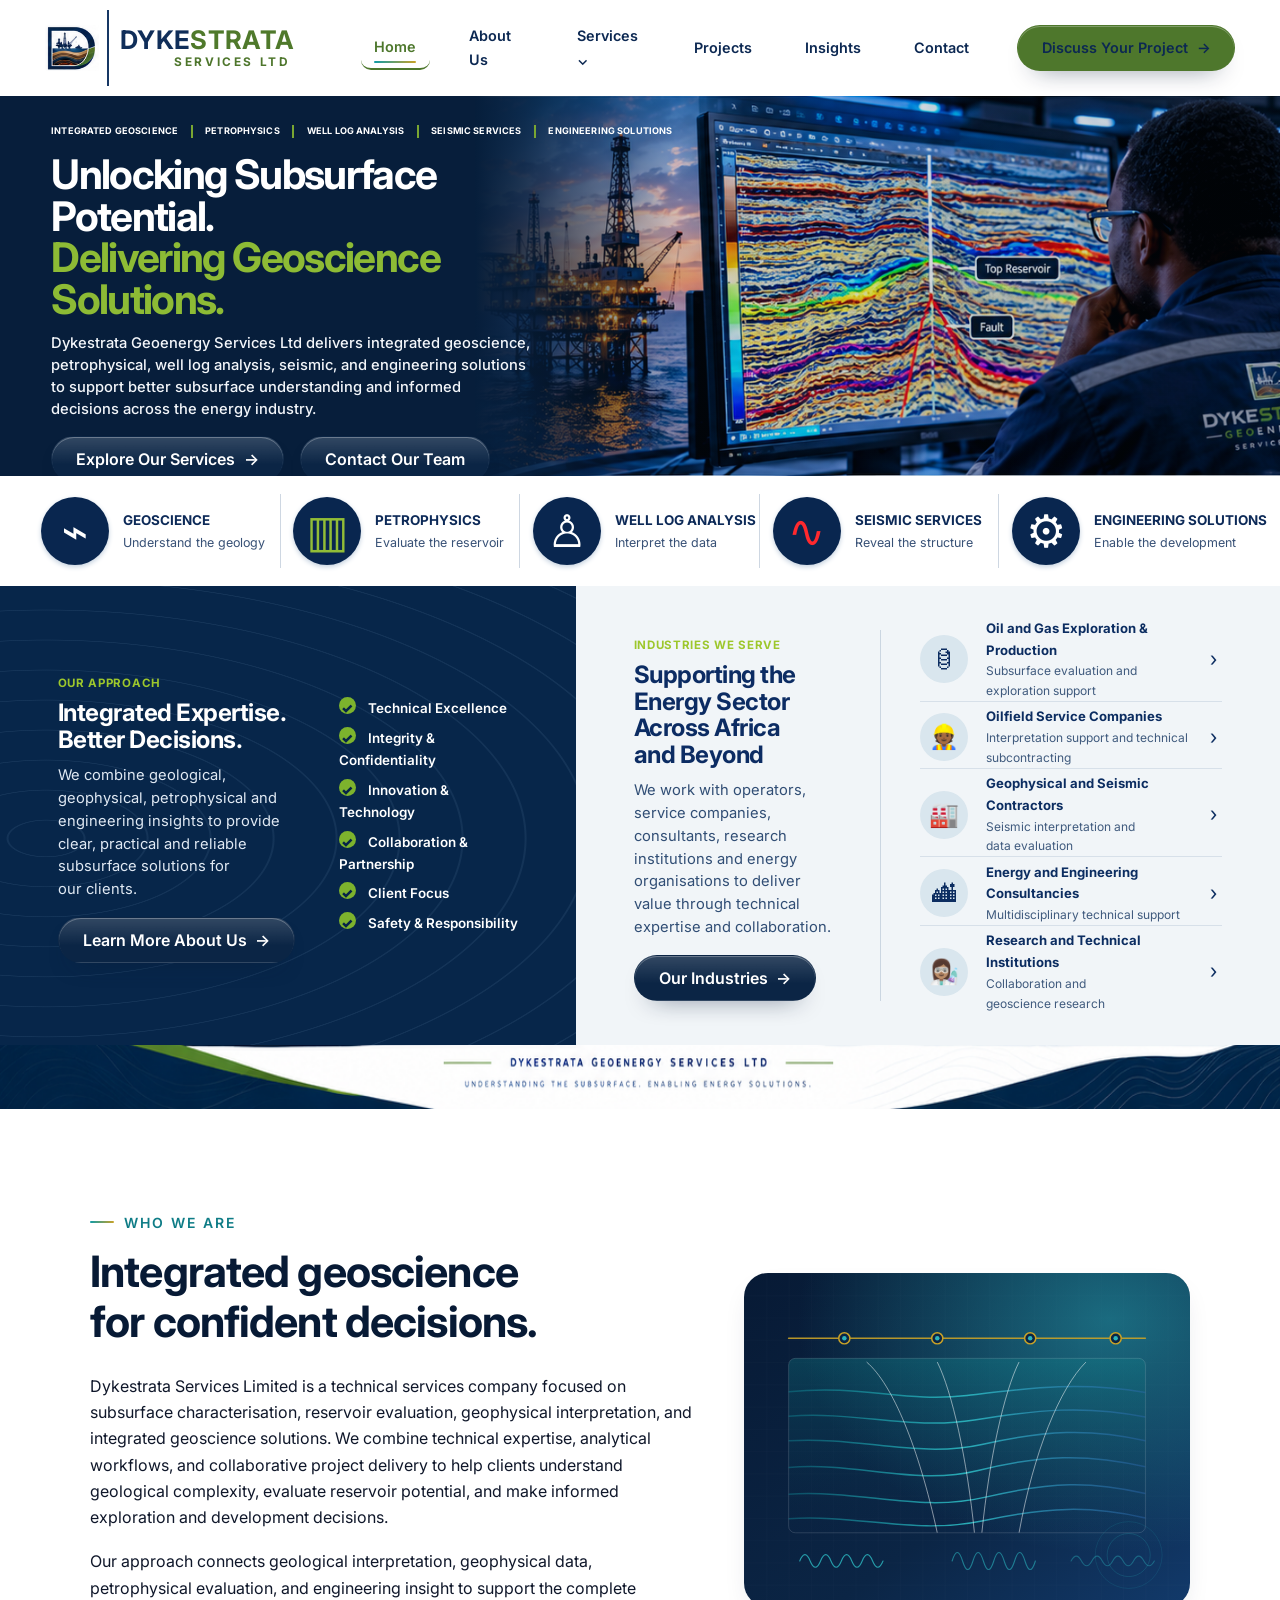
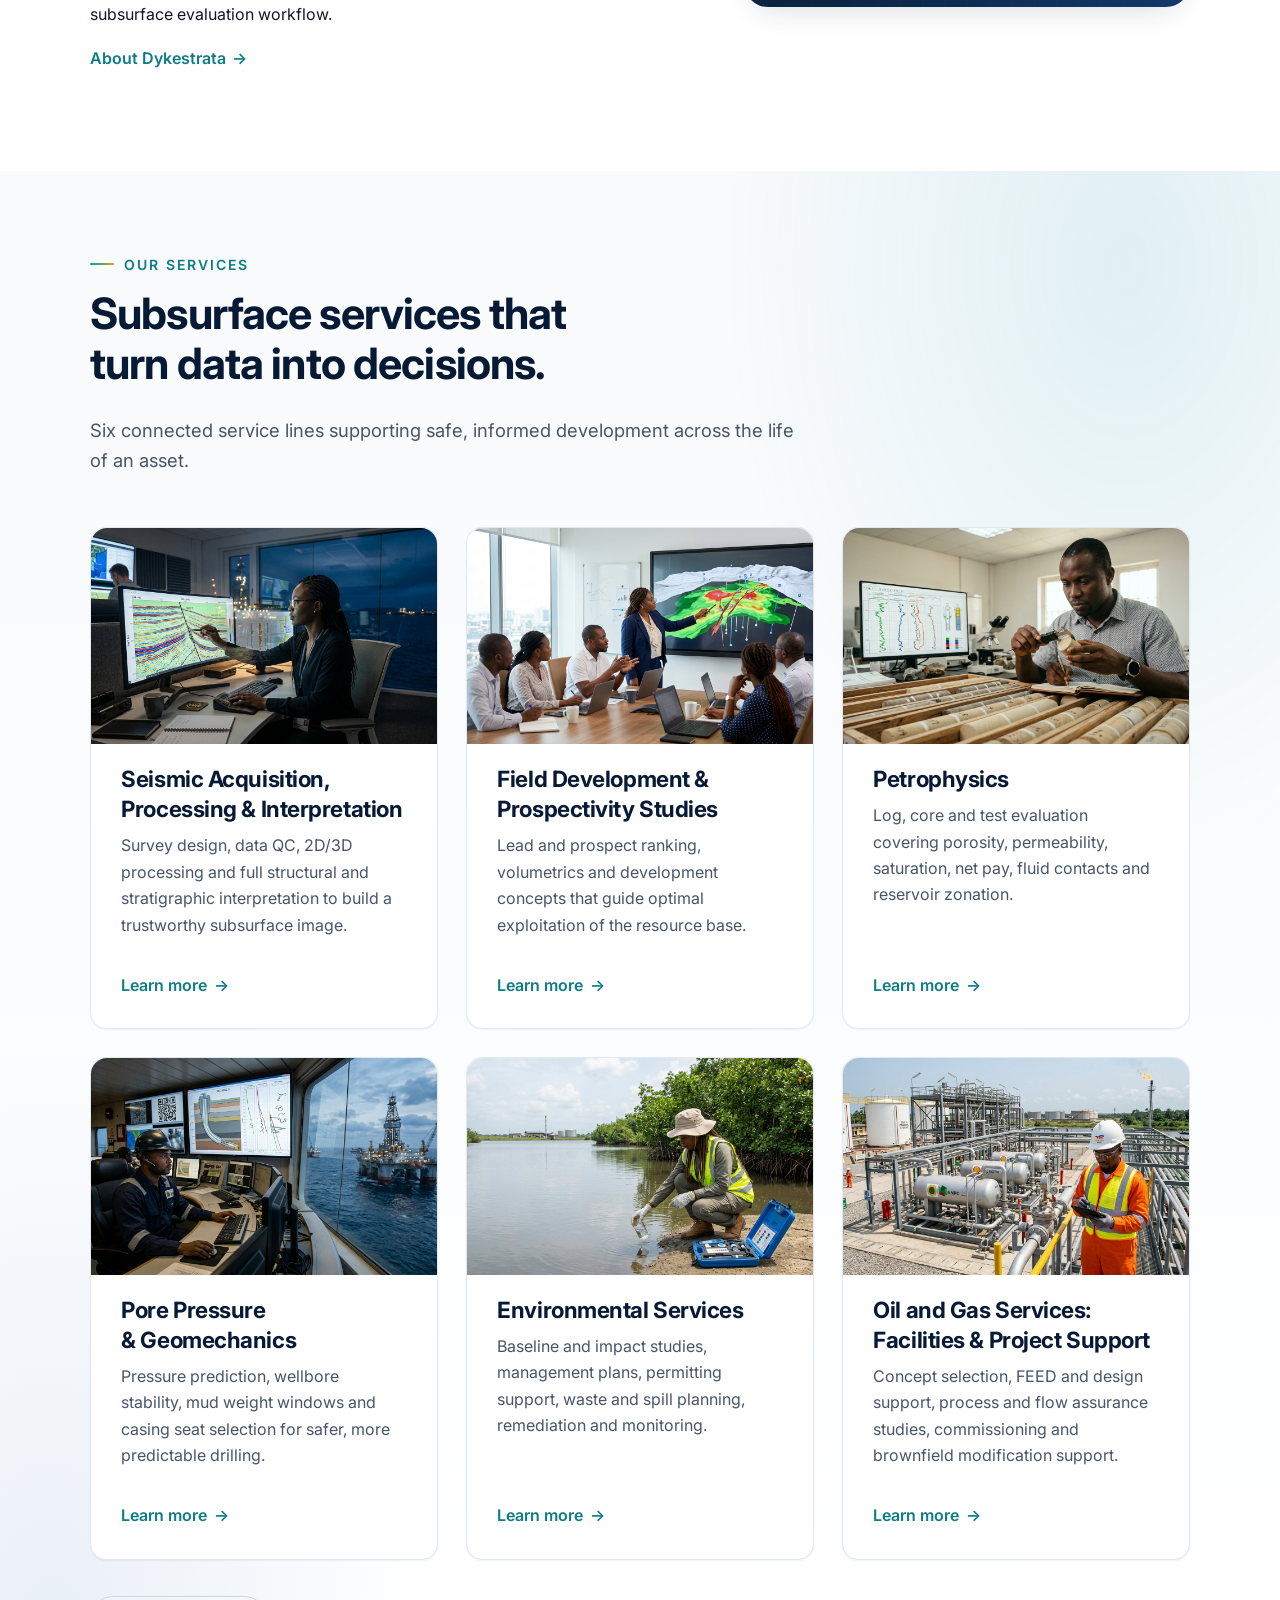
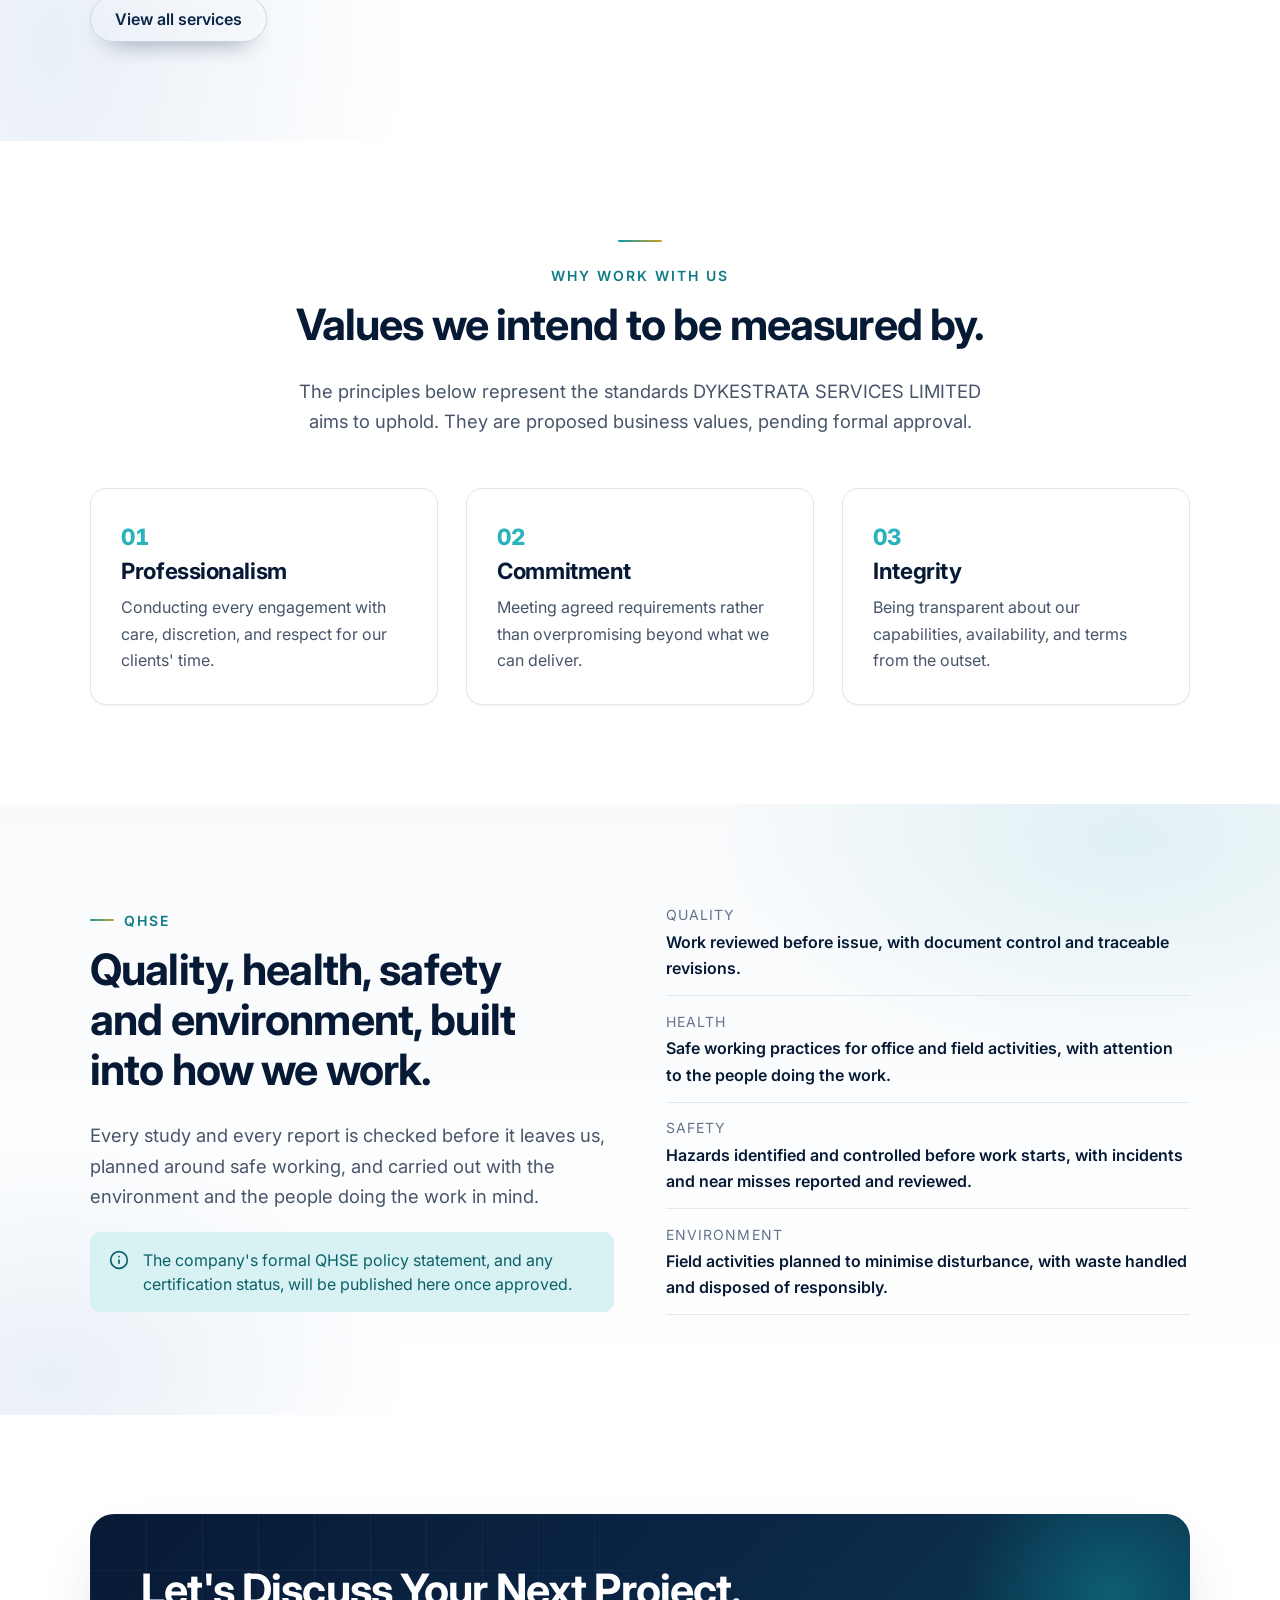
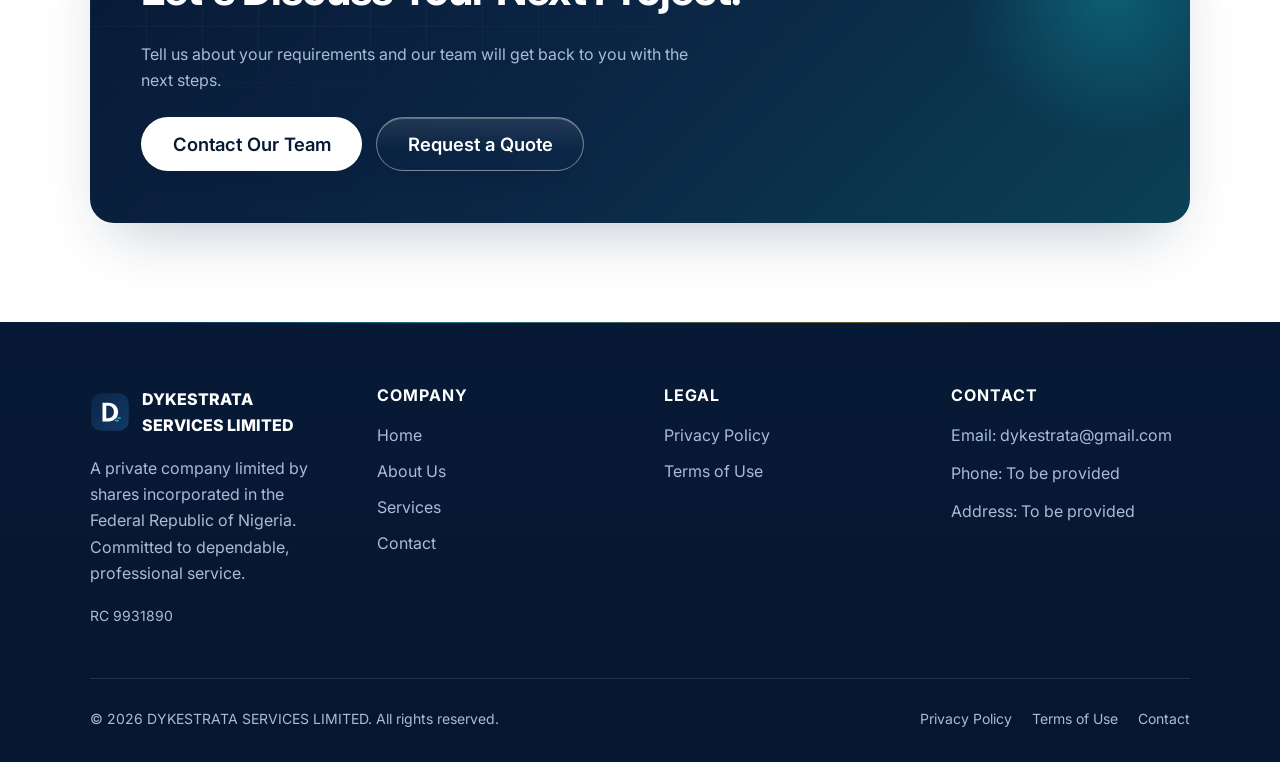
<file: index.html>
<!DOCTYPE html>
<html lang="en-NG">
<head>
  <meta charset="utf-8">
  <meta name="viewport" content="width=device-width, initial-scale=1">
  <title>DYKESTRATA SERVICES LIMITED | Subsurface Services in Nigeria</title>
  <meta name="description" content="DYKESTRATA SERVICES LIMITED (RC 9931890) provides subsurface, environmental and oil and gas services in Nigeria: seismic acquisition, processing and interpretation; field development and prospectivity studies; petrophysics; pore pressure and geomechanics; environmental services; and oil and gas facilities and project support.">
  <link rel="canonical" href="https://www.dykestrata.example/">
  <meta name="theme-color" content="#0b2545">
  <meta name="robots" content="index,follow">

  <meta property="og:type" content="website">
  <meta property="og:site_name" content="DYKESTRATA SERVICES LIMITED">
  <meta property="og:title" content="DYKESTRATA SERVICES LIMITED | Subsurface Services">
  <meta property="og:description" content="Seismic, field development and prospectivity studies, petrophysics, pore pressure and geomechanics, environmental services, and oil and gas facilities and project support from a Nigerian services company.">
  <meta property="og:url" content="https://www.dykestrata.example/">
  <meta property="og:image" content="https://www.dykestrata.example/assets/images/og-image.png">
  <meta property="og:locale" content="en_NG">
  <meta name="twitter:card" content="summary_large_image">
  <meta name="twitter:title" content="DYKESTRATA SERVICES LIMITED">
  <meta name="twitter:description" content="Seismic, field studies, petrophysics, pore pressure and geomechanics, environmental services, and oil and gas facilities and project support.">
  <meta name="twitter:image" content="https://www.dykestrata.example/assets/images/og-image.png">

  <link rel="icon" href="/favicon.svg" type="image/svg+xml">
  <link rel="apple-touch-icon" href="/favicon.svg">
  <link rel="manifest" href="/site.webmanifest">
  <link rel="preconnect" href="https://fonts.googleapis.com">
  <link rel="preconnect" href="https://fonts.gstatic.com" crossorigin>
  <link rel="stylesheet" href="https://fonts.googleapis.com/css2?family=Inter:wght@400;500;600;700;800&display=swap">
  <link rel="stylesheet" href="assets/css/styles.css">
  <noscript><style>.reveal{opacity:1 !important;transform:none !important}</style></noscript>

  <script type="application/ld+json">
  {
    "@context": "https://schema.org",
    "@type": "Organization",
    "name": "DYKESTRATA SERVICES LIMITED",
    "legalName": "DYKESTRATA SERVICES LIMITED",
    "identifier": "RC 9931890",
    "email": "dykestrata@gmail.com",
    "url": "https://www.dykestrata.example/",
    "logo": "https://www.dykestrata.example/assets/images/logo.svg",
    "foundingDate": "2026-10-13",
    "description": "DYKESTRATA SERVICES LIMITED is a private company limited by shares incorporated in the Federal Republic of Nigeria under the Companies and Allied Matters Act 2020, providing subsurface services — seismic acquisition, processing and interpretation, field development and prospectivity studies, petrophysics, and pore pressure and geomechanics — together with environmental services and oil and gas facilities and project support.",
    "address": {
      "@type": "PostalAddress",
      "addressCountry": "NG"
    }
  }
  </script>
</head>
<body>
  <a class="skip-link" href="#main">Skip to main content</a>

  <header class="site-header" id="site-header">
    <div class="container header-inner">
      <a class="brand home-brand" href="index.html" aria-label="DYKESTRATA Services Ltd — home">
        <span class="home-brand__mark" aria-hidden="true"><img src="assets/images/home-brand-mark.png" alt="" width="68" height="68"></span>
        <span class="home-brand__wordmark"><strong>DYKE<span>STRATA</span></strong><small>SERVICES LTD</small></span>
      </a>

      <button class="nav-toggle" id="navToggle" type="button" aria-expanded="false" aria-controls="primaryNav" aria-label="Toggle navigation menu">
        <span class="nav-toggle-bar"></span>
      </button>

      <nav class="primary-nav" id="primaryNav" aria-label="Primary">
        <ul>
          <li><a href="index.html">Home</a></li>
          <li><a href="about.html">About Us</a></li>
          <li><a href="services.html">Services <span aria-hidden="true">⌄</span></a></li>
          <li><a href="about.html#projects">Projects</a></li>
          <li><a href="about.html#insights">Insights</a></li>
          <li><a href="contact.html">Contact</a></li>
        </ul>
        <a class="btn btn--primary nav-cta" href="contact.html#enquiry">Discuss Your Project <span aria-hidden="true">→</span></a>
      </nav>
    </div>
  </header>

  <main id="main">

    <section class="home-hero" aria-labelledby="home-title">
      <div class="home-hero__backdrop" aria-hidden="true"><img src="assets/images/home-hero-reference.png" alt="" fetchpriority="high"></div>
      <div class="home-hero__content">
        <p class="home-hero__kicker">INTEGRATED GEOSCIENCE <i></i> PETROPHYSICS <i></i> WELL LOG ANALYSIS <i></i> SEISMIC SERVICES <i></i> ENGINEERING SOLUTIONS</p>
        <h1 id="home-title">Unlocking Subsurface<br>Potential.<br><span>Delivering Geoscience<br>Solutions.</span></h1>
        <p class="home-hero__description">Dykestrata Geoenergy Services Ltd delivers integrated geoscience, petrophysical, well log analysis, seismic, and engineering solutions to support better subsurface understanding and informed decisions across the energy industry.</p>
        <div class="btn-row"><a class="btn home-btn home-btn--green" href="services.html">Explore Our Services <span>→</span></a><a class="btn home-btn home-btn--outline" href="contact.html">Contact Our Team</a></div>
      </div>
      <div class="home-hero__labels" aria-hidden="true"><span>Top Reservoir</span><span>Fault</span></div>
    </section>

    <section class="home-services" aria-label="Our technical services">
      <a href="services.html#svc-1"><b class="service-symbol">⌁</b><span><strong>GEOSCIENCE</strong><small>Understand the geology</small></span></a>
      <a href="services.html#svc-3"><b class="service-symbol service-symbol--green">▥</b><span><strong>PETROPHYSICS</strong><small>Evaluate the reservoir</small></span></a>
      <a href="services.html#svc-3"><b class="service-symbol">♙</b><span><strong>WELL LOG ANALYSIS</strong><small>Interpret the data</small></span></a>
      <a href="services.html#svc-1"><b class="service-symbol service-symbol--red">∿</b><span><strong>SEISMIC SERVICES</strong><small>Reveal the structure</small></span></a>
      <a href="services.html#svc-6"><b class="service-symbol">⚙</b><span><strong>ENGINEERING SOLUTIONS</strong><small>Enable the development</small></span></a>
    </section>

    <section class="home-panels" aria-label="About Dykestrata and industries we serve">
      <article class="home-approach">
        <div><span class="home-eyebrow">OUR APPROACH</span><h2>Integrated Expertise.<br>Better Decisions.</h2><p>We combine geological, geophysical, petrophysical and engineering insights to provide clear, practical and reliable subsurface solutions for our clients.</p><a class="btn home-btn home-btn--outline" href="about.html">Learn More About Us <span>→</span></a></div>
        <ul><li>Technical Excellence</li><li>Integrity &amp; Confidentiality</li><li>Innovation &amp; Technology</li><li>Collaboration &amp; Partnership</li><li>Client Focus</li><li>Safety &amp; Responsibility</li></ul>
      </article>
      <article class="home-industries">
        <div class="home-industry-intro"><span class="home-eyebrow">INDUSTRIES WE SERVE</span><h2>Supporting the Energy Sector Across Africa and Beyond</h2><p>We work with operators, service companies, consultants, research institutions and energy organisations to deliver value through technical expertise and collaboration.</p><a class="btn home-btn home-btn--blue" href="industries.html">Our Industries <span>→</span></a></div>
        <ul class="industry-list"><li><span>🛢</span><b>Oil and Gas Exploration &amp; Production<small>Subsurface evaluation and exploration support</small></b><i>›</i></li><li><span>👷🏾</span><b>Oilfield Service Companies<small>Interpretation support and technical subcontracting</small></b><i>›</i></li><li><span>🏭</span><b>Geophysical and Seismic Contractors<small>Seismic interpretation and data evaluation</small></b><i>›</i></li><li><span>🏙</span><b>Energy and Engineering Consultancies<small>Multidisciplinary technical support</small></b><i>›</i></li><li><span>👩🏽‍🔬</span><b>Research and Technical Institutions<small>Collaboration and geoscience research</small></b><i>›</i></li></ul>
      </article>
    </section>
    <div class="home-signoff"><span></span><b>DYKESTRATA GEOENERGY SERVICES LTD</b><span></span><small>UNDERSTANDING THE SUBSURFACE. ENABLING ENERGY SOLUTIONS.</small></div>

    <section class="section home-who" aria-labelledby="who-title">
      <div class="container">
        <div class="split split--wide-left">
          <div>
            <span class="eyebrow">Who We Are</span>
            <h2 id="who-title">Integrated geoscience for confident decisions.</h2>
            <p>Dykestrata Services Limited is a technical services company focused on subsurface characterisation, reservoir evaluation, geophysical interpretation, and integrated geoscience solutions. We combine technical expertise, analytical workflows, and collaborative project delivery to help clients understand geological complexity, evaluate reservoir potential, and make informed exploration and development decisions.</p>
            <p>Our approach connects geological interpretation, geophysical data, petrophysical evaluation, and engineering insight to support the complete subsurface evaluation workflow.</p>
            <a class="text-link" href="about.html">About Dykestrata</a>
          </div>
          <figure style="margin:0;border-radius:var(--radius-lg);overflow:hidden;box-shadow:var(--shadow-md);">
            <img src="assets/images/slide-seismic.svg" alt="Interpreted seismic reflectors representing integrated subsurface evaluation" width="1200" height="900" loading="lazy">
          </figure>
        </div>
      </div>
    </section>

    <section class="section section--alt home-more" aria-labelledby="services-title">
      <div class="container">
        <div class="section-head"><span class="eyebrow">Our Services</span><h2 id="services-title">Subsurface services that turn data into decisions.</h2><p class="lede">Six connected service lines supporting safe, informed development across the life of an asset.</p></div>
        <div class="grid grid-3">
          <article class="card card--interactive reveal">
            <figure class="service-card__image"><img src="assets/images/Seismic%20acquisition%2C%20processing%20%26%20interpretation.jpg" alt="Geoscientist interpreting seismic reflectors on a workstation" width="1408" height="768" loading="lazy"></figure>
            <h3>Seismic Acquisition, Processing &amp; Interpretation</h3>
            <p>Survey design, data QC, 2D/3D processing and full structural and stratigraphic interpretation to build a trustworthy subsurface image.</p>
            <a class="text-link" href="services.html#svc-1">Learn more</a>
          </article>

          <article class="card card--interactive reveal">
            <figure class="service-card__image"><img src="assets/images/Field%20development%20%26%20prospectivity%20studies.jpg" alt="Geoscience team reviewing a three-dimensional prospectivity model" width="1408" height="768" loading="lazy"></figure>
            <h3>Field Development &amp; Prospectivity Studies</h3>
            <p>Lead and prospect ranking, volumetrics and development concepts that guide optimal exploitation of the resource base.</p>
            <a class="text-link" href="services.html#svc-2">Learn more</a>
          </article>

          <article class="card card--interactive reveal">
            <figure class="service-card__image"><img src="assets/images/Petrophysics.jpg" alt="Petrophysicist examining a rock core alongside well log data" width="1408" height="768" loading="lazy"></figure>
            <h3>Petrophysics</h3>
            <p>Log, core and test evaluation covering porosity, permeability, saturation, net pay, fluid contacts and reservoir zonation.</p>
            <a class="text-link" href="services.html#svc-3">Learn more</a>
          </article>

          <article class="card card--interactive reveal">
            <figure class="service-card__image"><img src="assets/images/Pore%20pressure%20%26%20geomechanics.jpg" alt="Drilling engineer reviewing a wellbore model in an offshore control room" width="1408" height="768" loading="lazy"></figure>
            <h3>Pore Pressure &amp; Geomechanics</h3>
            <p>Pressure prediction, wellbore stability, mud weight windows and casing seat selection for safer, more predictable drilling.</p>
            <a class="text-link" href="services.html#svc-4">Learn more</a>
          </article>

          <article class="card card--interactive reveal">
            <figure class="service-card__image"><img src="assets/images/Environmental%20services.jpg" alt="Environmental scientist collecting a water sample in a coastal mangrove" width="1408" height="768" loading="lazy"></figure>
            <h3>Environmental Services</h3>
            <p>Baseline and impact studies, management plans, permitting support, waste and spill planning, remediation and monitoring.</p>
            <a class="text-link" href="services.html#svc-5">Learn more</a>
          </article>

          <article class="card card--interactive reveal">
            <figure class="service-card__image"><img src="assets/images/Facilities%20%26%20project%20support.jpg" alt="Engineer inspecting equipment at an oil and gas processing facility" width="1408" height="768" loading="lazy"></figure>
            <h3>Oil and Gas Services: Facilities &amp; Project Support</h3>
            <p>Concept selection, FEED and design support, process and flow assurance studies, commissioning and brownfield modification support.</p>
            <a class="text-link" href="services.html#svc-6">Learn more</a>
          </article>
        </div>

        <div style="margin-top:2.25rem;">
          <a class="btn btn--ghost" href="services.html">View all services</a>
        </div>
      </div>
    </section>

    <!-- ================= WHY WORK WITH US ================= -->
    <section class="section" aria-labelledby="why-title">
      <div class="container">
        <div class="section-head section-head--center">
          <span class="eyebrow">Why Work With Us</span>
          <h2 id="why-title">Values we intend to be measured by.</h2>
          <p class="lede">
            The principles below represent the standards DYKESTRATA SERVICES
            LIMITED aims to uphold. They are proposed business values, pending
            formal approval.
          </p>
        </div>

        <div class="grid grid-3">
          <article class="card reveal">
            <span class="value-num" aria-hidden="true">01</span>
            <h3>Professionalism</h3>
            <p>Conducting every engagement with care, discretion, and respect for our clients' time.</p>
          </article>
          <article class="card reveal">
            <span class="value-num" aria-hidden="true">02</span>
            <h3>Commitment</h3>
            <p>Meeting agreed requirements rather than overpromising beyond what we can deliver.</p>
          </article>
          <article class="card reveal">
            <span class="value-num" aria-hidden="true">03</span>
            <h3>Integrity</h3>
            <p>Being transparent about our capabilities, availability, and terms from the outset.</p>
          </article>
        </div>
      </div>
    </section>

    <!-- ================= QHSE ================= -->
    <section class="section section--alt" aria-labelledby="qhse-title">
      <div class="container">
        <div class="split">
          <div class="reveal">
            <span class="eyebrow">QHSE</span>
            <h2 id="qhse-title">Quality, health, safety and environment, built into how we work.</h2>
            <p class="lede">
              Every study and every report is checked before it leaves us,
              planned around safe working, and carried out with the environment
              and the people doing the work in mind.
            </p>
            <div class="notice notice--info">
              <svg width="20" height="20" viewBox="0 0 24 24" fill="none" stroke="currentColor" stroke-width="2" stroke-linecap="round" stroke-linejoin="round" aria-hidden="true"><circle cx="12" cy="12" r="10"/><path d="M12 16v-4M12 8h.01"/></svg>
              <span>The company's formal QHSE policy statement, and any certification status, will be published here once approved.</span>
            </div>
          </div>
          <div class="definition-list reveal">
            <div>
              <dt>Quality</dt>
              <dd>Work reviewed before issue, with document control and traceable revisions.</dd>
            </div>
            <div>
              <dt>Health</dt>
              <dd>Safe working practices for office and field activities, with attention to the people doing the work.</dd>
            </div>
            <div>
              <dt>Safety</dt>
              <dd>Hazards identified and controlled before work starts, with incidents and near misses reported and reviewed.</dd>
            </div>
            <div>
              <dt>Environment</dt>
              <dd>Field activities planned to minimise disturbance, with waste handled and disposed of responsibly.</dd>
            </div>
          </div>
        </div>
      </div>
    </section>

    <!-- ================= CTA ================= -->
    <section class="section" aria-labelledby="cta-title">
      <div class="container">
        <div class="cta-band reveal">
          <h2 id="cta-title">Let's Discuss Your Next Project.</h2>
          <p>
            Tell us about your requirements and our team will get back to you
            with the next steps.
          </p>
          <div class="btn-row">
            <a class="btn btn--on-dark btn--lg" href="contact.html">Contact Our Team</a>
            <a class="btn btn--outline-light btn--lg" href="contact.html#enquiry">Request a Quote</a>
          </div>
        </div>
      </div>
    </section>

  </main>

  <!-- ================= FOOTER ================= -->
  <footer class="site-footer">
    <div class="container">
      <div class="footer-grid">
        <div>
          <a class="footer-brand" href="index.html">
            <img src="assets/images/logo.svg" alt="" width="40" height="40">
            <span>DYKESTRATA SERVICES LIMITED</span>
          </a>
          <p>
            A private company limited by shares incorporated in the Federal
            Republic of Nigeria. Committed to dependable, professional service.
          </p>
          <p class="reg-line">RC 9931890</p>
        </div>

        <div>
          <h2>Company</h2>
          <ul class="footer-links">
            <li><a href="index.html">Home</a></li>
            <li><a href="about.html">About Us</a></li>
            <li><a href="services.html">Services</a></li>
            <li><a href="contact.html">Contact</a></li>
          </ul>
        </div>

        <div>
          <h2>Legal</h2>
          <ul class="footer-links">
            <li><a href="privacy.html">Privacy Policy</a></li>
            <li><a href="terms.html">Terms of Use</a></li>
          </ul>
        </div>

        <div>
          <h2>Contact</h2>
          <ul class="footer-contact">
            <li>
              Email:
              <a data-bind="contact.email" data-bind-type="email" href="mailto:dykestrata@gmail.com">dykestrata@gmail.com</a>
            </li>
            <li>
              Phone:
              <span class="is-placeholder" data-bind="contact.phone" data-bind-type="phone" title="Placeholder — to be confirmed">To be provided</span>
            </li>
            <li>
              Address:
              <span class="is-placeholder" data-bind="contact.addressLine" title="Placeholder — to be confirmed">To be provided</span>
            </li>
          </ul>
        </div>
      </div>

      <div class="footer-legal">
        <p>&copy; <span data-year>2026</span> DYKESTRATA SERVICES LIMITED. All rights reserved.</p>
        <nav aria-label="Legal">
          <a href="privacy.html">Privacy Policy</a>
          <a href="terms.html">Terms of Use</a>
          <a href="contact.html">Contact</a>
        </nav>
      </div>
    </div>
  </footer>

  <button class="back-to-top" id="backToTop" type="button" aria-label="Back to top">
    <svg width="20" height="20" viewBox="0 0 24 24" fill="none" stroke="currentColor" stroke-width="2" stroke-linecap="round" stroke-linejoin="round" aria-hidden="true"><path d="m18 15-6-6-6 6"/></svg>
  </button>

  <script src="assets/js/config.js"></script>
  <script src="assets/js/main.js" defer></script>
</body>
</html>
</file>
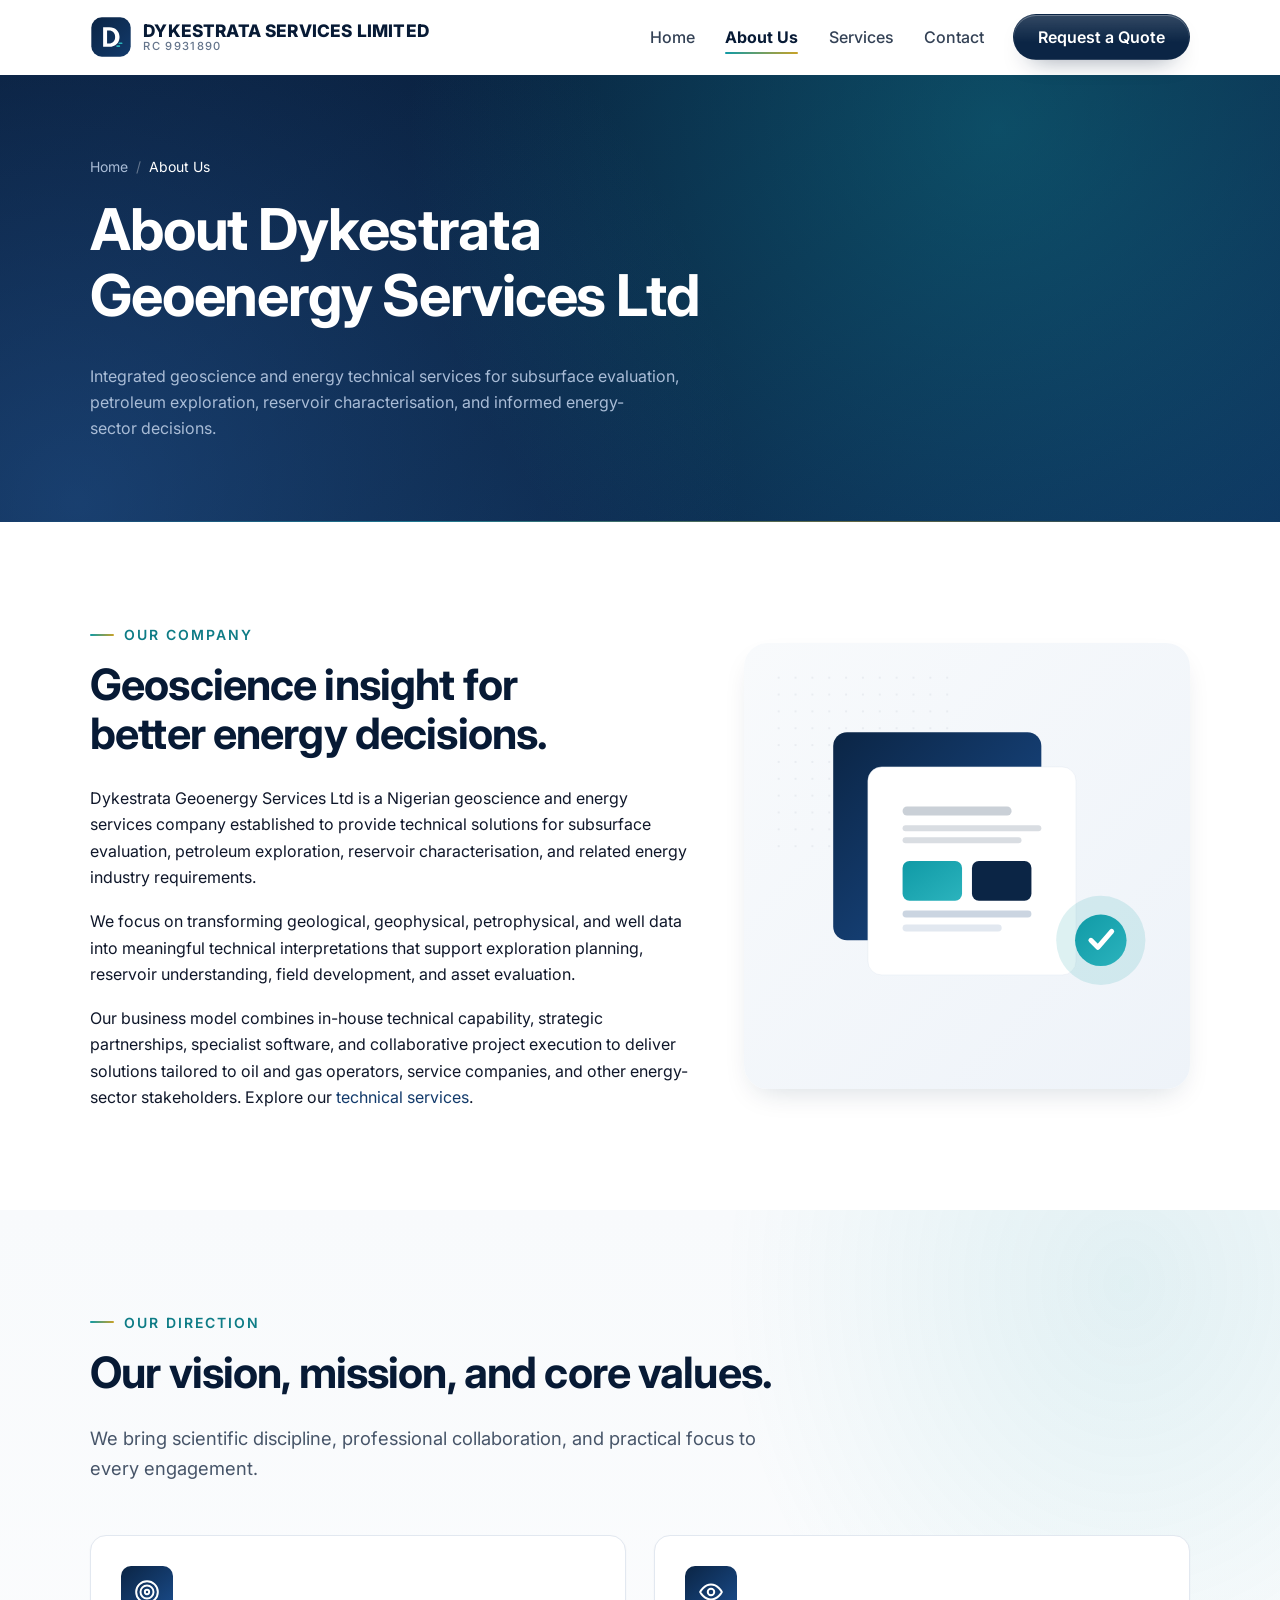
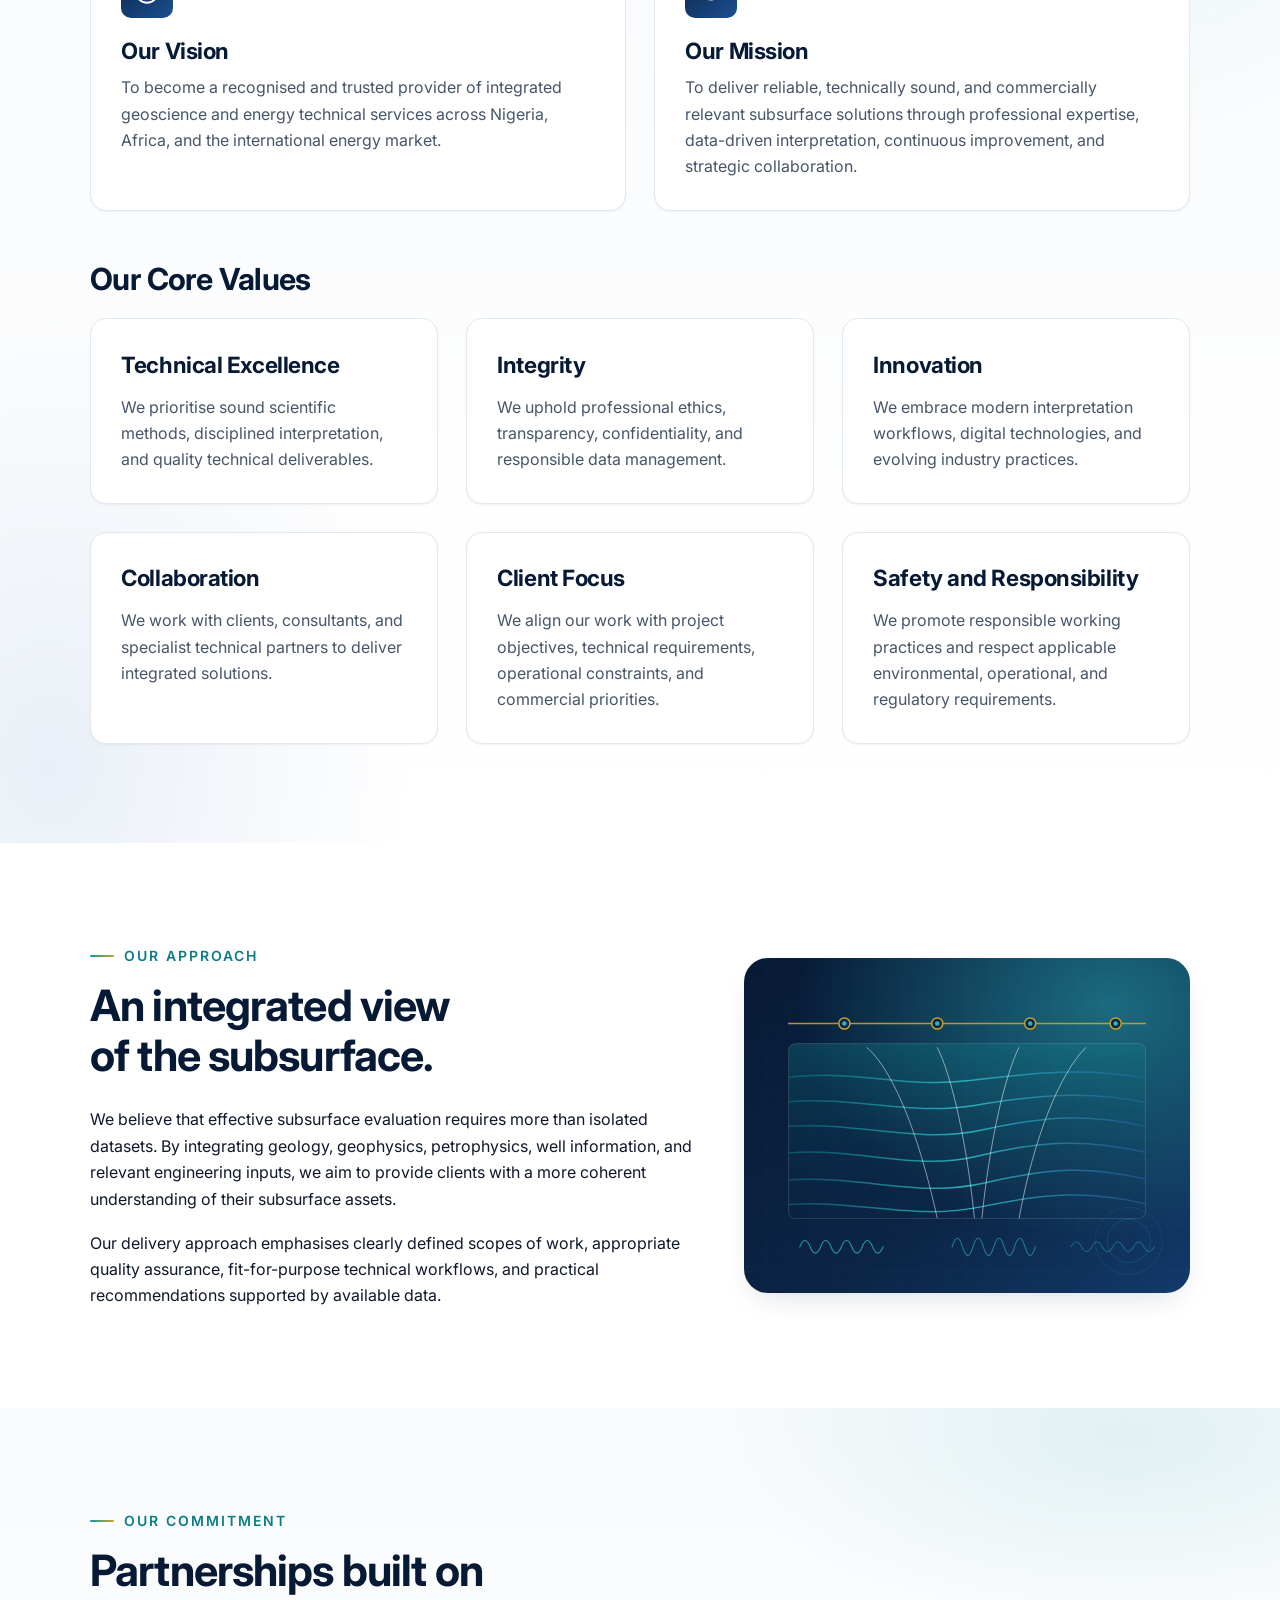
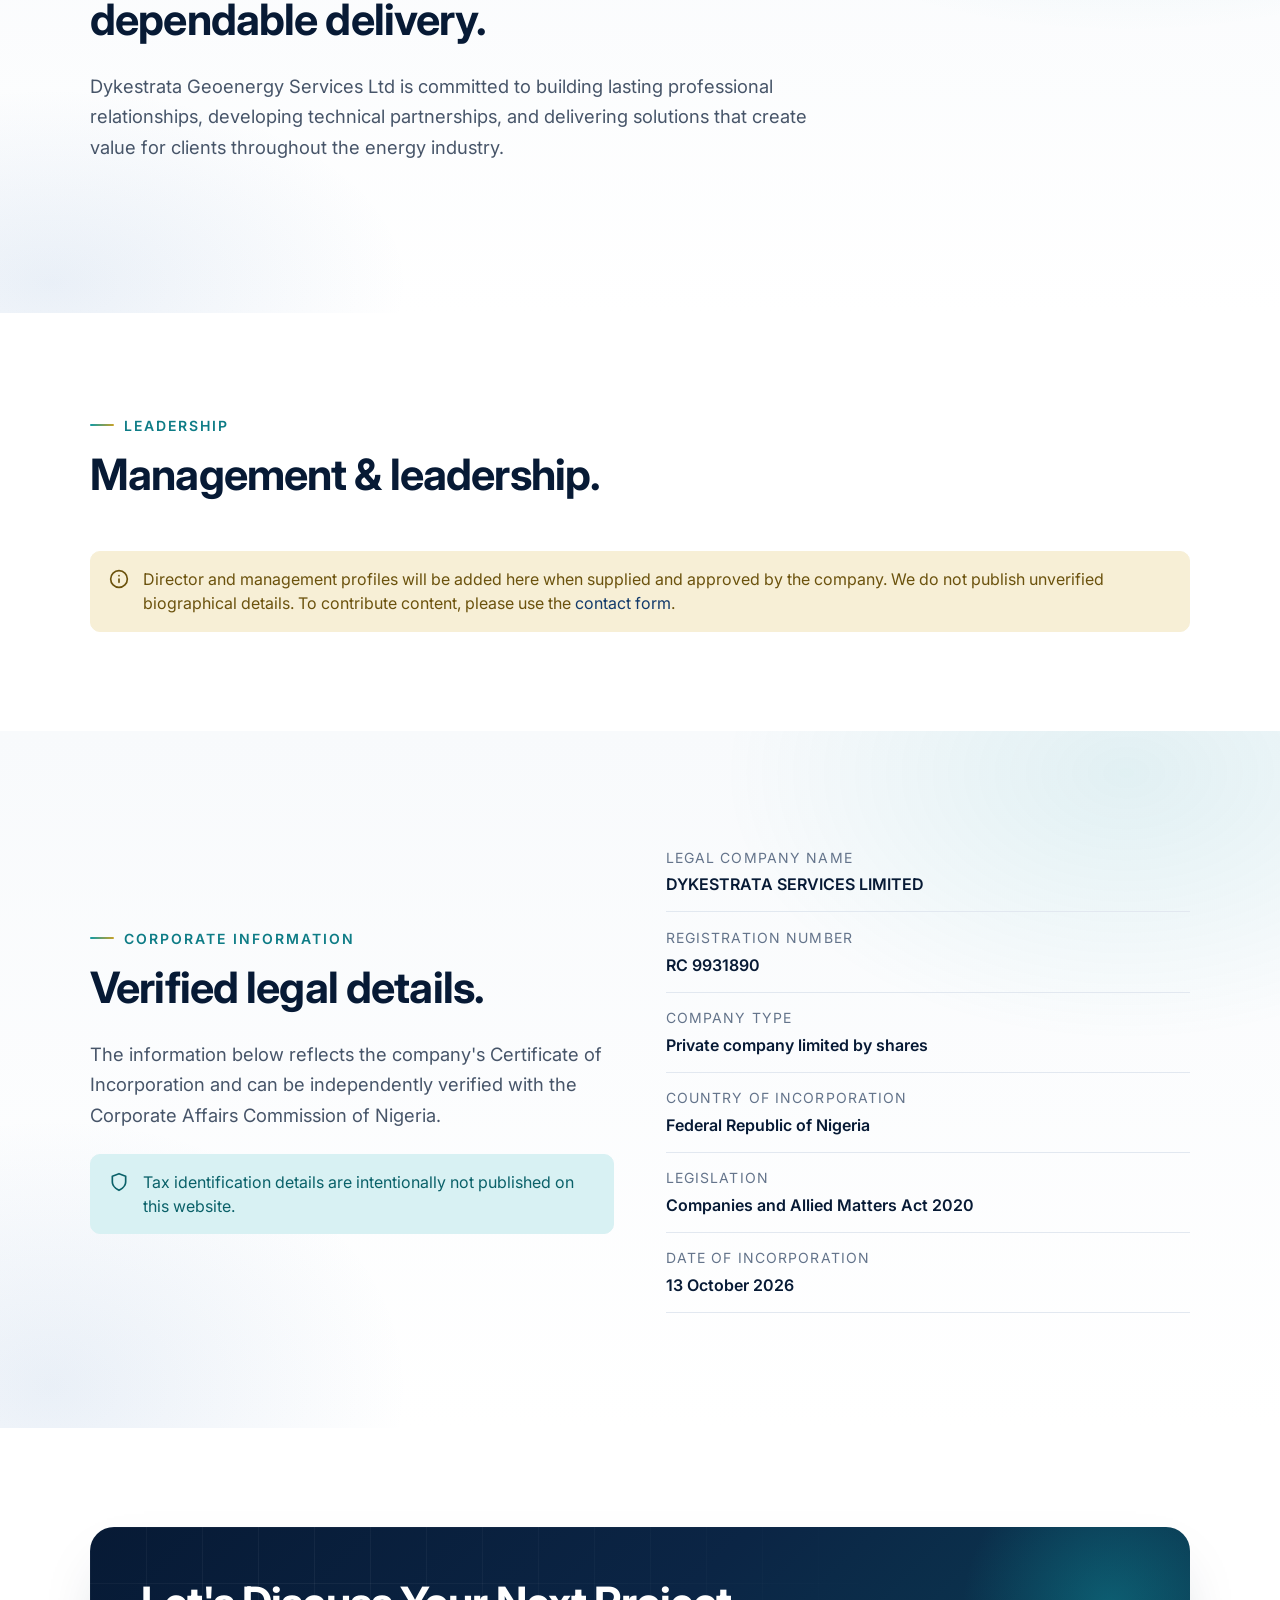
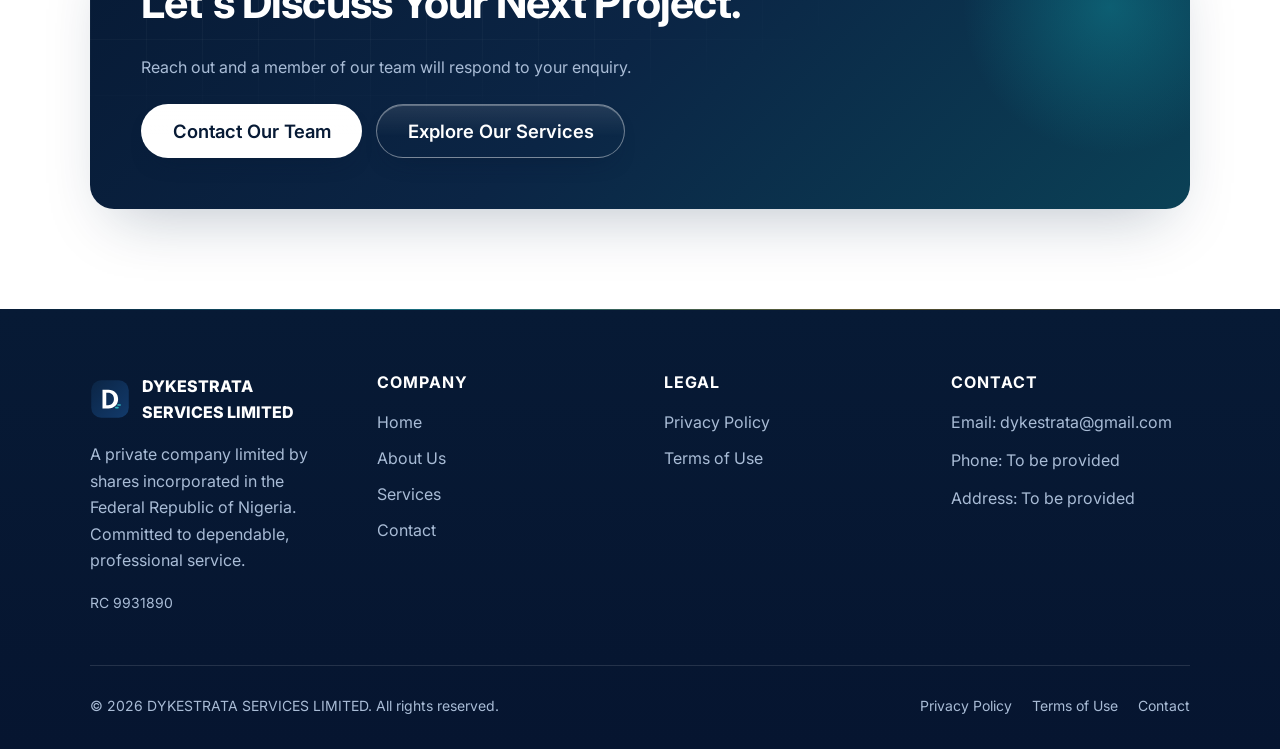
<file: about.html>
<!DOCTYPE html>
<html lang="en-NG">
<head>
  <meta charset="utf-8">
  <meta name="viewport" content="width=device-width, initial-scale=1">
  <title>About Dykestrata Geoenergy Services Ltd | DYKESTRATA SERVICES LIMITED</title>
  <meta name="description" content="Learn about Dykestrata Geoenergy Services Ltd: our company, vision, mission, core values, integrated geoscience approach, and commitment to energy-sector clients.">
  <link rel="canonical" href="https://www.dykestrata.example/about.html">
  <meta name="theme-color" content="#0b2545">
  <meta name="robots" content="index,follow">

  <meta property="og:type" content="website">
  <meta property="og:site_name" content="DYKESTRATA SERVICES LIMITED">
  <meta property="og:title" content="About Dykestrata Geoenergy Services Ltd">
  <meta property="og:description" content="Our company, vision, mission, values, integrated geoscience approach, and commitment to energy-sector clients.">
  <meta property="og:url" content="https://www.dykestrata.example/about.html">
  <meta property="og:image" content="https://www.dykestrata.example/assets/images/og-image.png">
  <meta property="og:locale" content="en_NG">
  <meta name="twitter:card" content="summary_large_image">

  <link rel="icon" href="/favicon.svg" type="image/svg+xml">
  <link rel="apple-touch-icon" href="/favicon.svg">
  <link rel="manifest" href="/site.webmanifest">
  <link rel="preconnect" href="https://fonts.googleapis.com">
  <link rel="preconnect" href="https://fonts.gstatic.com" crossorigin>
  <link rel="stylesheet" href="https://fonts.googleapis.com/css2?family=Inter:wght@400;500;600;700;800&display=swap">
  <link rel="stylesheet" href="assets/css/styles.css">
  <noscript><style>.reveal{opacity:1 !important;transform:none !important}</style></noscript>

  <script type="application/ld+json">
  {
    "@context": "https://schema.org",
    "@type": "AboutPage",
    "name": "About Dykestrata Geoenergy Services Ltd",
    "url": "https://www.dykestrata.example/about.html",
    "mainEntity": {
      "@type": "Organization",
      "name": "DYKESTRATA SERVICES LIMITED",
      "identifier": "RC 9931890",
      "email": "dykestrata@gmail.com",
      "foundingDate": "2026-10-13",
      "address": { "@type": "PostalAddress", "addressCountry": "NG" }
    }
  }
  </script>
</head>
<body>
  <a class="skip-link" href="#main">Skip to main content</a>

  <header class="site-header" id="site-header">
    <div class="container header-inner">
      <a class="brand" href="index.html" aria-label="DYKESTRATA SERVICES LIMITED — home">
        <img class="brand-mark" src="assets/images/logo.svg" alt="" width="42" height="42">
        <span class="brand-text">
          <span class="brand-name" data-bind="company.legalName">DYKESTRATA SERVICES LIMITED</span>
          <span class="brand-sub">RC <span data-bind="company.registrationNumber">9931890</span></span>
        </span>
      </a>
      <button class="nav-toggle" id="navToggle" type="button" aria-expanded="false" aria-controls="primaryNav" aria-label="Toggle navigation menu">
        <span class="nav-toggle-bar"></span>
      </button>
      <nav class="primary-nav" id="primaryNav" aria-label="Primary">
        <ul>
          <li><a href="index.html">Home</a></li>
          <li><a href="about.html">About Us</a></li>
          <li><a href="services.html">Services</a></li>
          <li><a href="contact.html">Contact</a></li>
        </ul>
        <a class="btn btn--primary nav-cta" href="contact.html#enquiry">Request a Quote</a>
      </nav>
    </div>
  </header>

  <main id="main">

    <section class="page-hero">
      <div class="container">
        <ol class="breadcrumb">
          <li><a href="index.html">Home</a></li>
          <li><span aria-current="page">About Us</span></li>
        </ol>
        <h1>About Dykestrata Geoenergy Services Ltd</h1>
        <p>
          Integrated geoscience and energy technical services for subsurface
          evaluation, petroleum exploration, reservoir characterisation, and
          informed energy-sector decisions.
        </p>
      </div>
    </section>

    <!-- Company overview -->
    <section class="section" aria-labelledby="overview-title">
      <div class="container">
        <div class="split split--wide-left">
          <div class="reveal">
            <span class="eyebrow">Our Company</span>
            <h2 id="overview-title">Geoscience insight for better energy decisions.</h2>
            <p>
              Dykestrata Geoenergy Services Ltd is a Nigerian geoscience and energy
              services company established to provide technical solutions for
              subsurface evaluation, petroleum exploration, reservoir
              characterisation, and related energy industry requirements.
            </p>
            <p>
              We focus on transforming geological, geophysical, petrophysical,
              and well data into meaningful technical interpretations that
              support exploration planning, reservoir understanding, field
              development, and asset evaluation.
            </p>
            <p>
              Our business model combines in-house technical capability,
              strategic partnerships, specialist software, and collaborative
              project execution to deliver solutions tailored to oil and gas
              operators, service companies, and other energy-sector stakeholders.
              Explore our <a href="services.html">technical services</a>.
            </p>
          </div>
          <figure style="margin:0;border-radius:var(--radius-lg);overflow:hidden;box-shadow:var(--shadow-md);">
            <img src="assets/images/about.svg" alt="Abstract illustration representing company structure and planning" width="900" height="900" loading="lazy">
          </figure>
        </div>
      </div>
    </section>

    <!-- Vision, mission and values -->
    <section class="section section--alt" aria-labelledby="mission-title">
      <div class="container">
        <div class="section-head">
          <span class="eyebrow">Our Direction</span>
          <h2 id="mission-title">Our vision, mission, and core values.</h2>
          <p class="lede">We bring scientific discipline, professional collaboration, and practical focus to every engagement.</p>
        </div>
        <div class="grid grid-2">
          <article class="card reveal">
            <div class="card-icon" aria-hidden="true">
              <svg viewBox="0 0 24 24" fill="none" stroke="currentColor" stroke-width="1.8" stroke-linecap="round" stroke-linejoin="round"><circle cx="12" cy="12" r="10"/><circle cx="12" cy="12" r="6"/><circle cx="12" cy="12" r="2"/></svg>
            </div>
            <h3>Our Vision</h3>
            <p>To become a recognised and trusted provider of integrated geoscience and energy technical services across Nigeria, Africa, and the international energy market.</p>
          </article>
          <article class="card reveal">
            <div class="card-icon" aria-hidden="true">
              <svg viewBox="0 0 24 24" fill="none" stroke="currentColor" stroke-width="1.8" stroke-linecap="round" stroke-linejoin="round"><path d="M2 12s3.5-7 10-7 10 7 10 7-3.5 7-10 7-10-7-10-7Z"/><circle cx="12" cy="12" r="3"/></svg>
            </div>
            <h3>Our Mission</h3>
            <p>To deliver reliable, technically sound, and commercially relevant subsurface solutions through professional expertise, data-driven interpretation, continuous improvement, and strategic collaboration.</p>
          </article>
        </div>

        <h3 style="margin-top:3rem;">Our Core Values</h3>
        <div class="grid grid-3" style="margin-top:1rem;">
          <article class="card"><h4>Technical Excellence</h4><p>We prioritise sound scientific methods, disciplined interpretation, and quality technical deliverables.</p></article>
          <article class="card"><h4>Integrity</h4><p>We uphold professional ethics, transparency, confidentiality, and responsible data management.</p></article>
          <article class="card"><h4>Innovation</h4><p>We embrace modern interpretation workflows, digital technologies, and evolving industry practices.</p></article>
          <article class="card"><h4>Collaboration</h4><p>We work with clients, consultants, and specialist technical partners to deliver integrated solutions.</p></article>
          <article class="card"><h4>Client Focus</h4><p>We align our work with project objectives, technical requirements, operational constraints, and commercial priorities.</p></article>
          <article class="card"><h4>Safety and Responsibility</h4><p>We promote responsible working practices and respect applicable environmental, operational, and regulatory requirements.</p></article>
        </div>
      </div>
    </section>

    <section class="section" aria-labelledby="approach-title">
      <div class="container">
        <div class="split split--wide-left">
          <div class="reveal">
            <span class="eyebrow">Our Approach</span>
            <h2 id="approach-title">An integrated view of the subsurface.</h2>
            <p>We believe that effective subsurface evaluation requires more than isolated datasets. By integrating geology, geophysics, petrophysics, well information, and relevant engineering inputs, we aim to provide clients with a more coherent understanding of their subsurface assets.</p>
            <p>Our delivery approach emphasises clearly defined scopes of work, appropriate quality assurance, fit-for-purpose technical workflows, and practical recommendations supported by available data.</p>
          </div>
          <figure style="margin:0;border-radius:var(--radius-lg);overflow:hidden;box-shadow:var(--shadow-md);">
            <img src="assets/images/slide-seismic.svg" alt="Illustration of interpreted seismic reflectors and subsurface layers" width="1200" height="900" loading="lazy">
          </figure>
        </div>
      </div>
    </section>

    <section class="section section--alt" aria-labelledby="commitment-title">
      <div class="container">
        <div class="section-head">
          <span class="eyebrow">Our Commitment</span>
          <h2 id="commitment-title">Partnerships built on dependable delivery.</h2>
          <p class="lede">Dykestrata Geoenergy Services Ltd is committed to building lasting professional relationships, developing technical partnerships, and delivering solutions that create value for clients throughout the energy industry.</p>
        </div>
      </div>
    </section>

    <!-- Leadership (pending) -->
    <section class="section" aria-labelledby="leadership-title">
      <div class="container">
        <div class="section-head">
          <span class="eyebrow">Leadership</span>
          <h2 id="leadership-title">Management &amp; leadership.</h2>
        </div>
        <div class="notice">
          <svg width="20" height="20" viewBox="0 0 24 24" fill="none" stroke="currentColor" stroke-width="2" stroke-linecap="round" stroke-linejoin="round" aria-hidden="true"><circle cx="12" cy="12" r="10"/><path d="M12 16v-4M12 8h.01"/></svg>
          <span>
            Director and management profiles will be added here when supplied and
            approved by the company. We do not publish unverified biographical
            details. To contribute content, please use the
            <a href="contact.html">contact form</a>.
          </span>
        </div>
      </div>
    </section>

    <!-- Legal company information -->
    <section class="section section--alt" aria-labelledby="legal-title">
      <div class="container">
        <div class="split">
          <div class="reveal">
            <span class="eyebrow">Corporate Information</span>
            <h2 id="legal-title">Verified legal details.</h2>
            <p class="lede">
              The information below reflects the company's Certificate of
              Incorporation and can be independently verified with the Corporate
              Affairs Commission of Nigeria.
            </p>
            <div class="notice notice--info" style="margin-top:1.5rem;">
              <svg width="20" height="20" viewBox="0 0 24 24" fill="none" stroke="currentColor" stroke-width="2" stroke-linecap="round" stroke-linejoin="round" aria-hidden="true"><path d="M12 22s8-4 8-10V5l-8-3-8 3v7c0 6 8 10 8 10Z"/></svg>
              <span>Tax identification details are intentionally not published on this website.</span>
            </div>
          </div>
          <dl class="definition-list reveal">
            <div>
              <dt>Legal Company Name</dt>
              <dd>DYKESTRATA SERVICES LIMITED</dd>
            </div>
            <div>
              <dt>Registration Number</dt>
              <dd>RC 9931890</dd>
            </div>
            <div>
              <dt>Company Type</dt>
              <dd>Private company limited by shares</dd>
            </div>
            <div>
              <dt>Country of Incorporation</dt>
              <dd>Federal Republic of Nigeria</dd>
            </div>
            <div>
              <dt>Legislation</dt>
              <dd>Companies and Allied Matters Act 2020</dd>
            </div>
            <div>
              <dt>Date of Incorporation</dt>
              <dd>13 October 2026</dd>
            </div>
          </dl>
        </div>
      </div>
    </section>

    <!-- CTA -->
    <section class="section" aria-labelledby="about-cta">
      <div class="container">
        <div class="cta-band reveal">
          <h2 id="about-cta">Let's Discuss Your Next Project.</h2>
          <p>Reach out and a member of our team will respond to your enquiry.</p>
          <div class="btn-row">
            <a class="btn btn--on-dark btn--lg" href="contact.html">Contact Our Team</a>
            <a class="btn btn--outline-light btn--lg" href="services.html">Explore Our Services</a>
          </div>
        </div>
      </div>
    </section>

  </main>

  <footer class="site-footer">
    <div class="container">
      <div class="footer-grid">
        <div>
          <a class="footer-brand" href="index.html">
            <img src="assets/images/logo.svg" alt="" width="40" height="40">
            <span>DYKESTRATA SERVICES LIMITED</span>
          </a>
          <p>A private company limited by shares incorporated in the Federal Republic of Nigeria. Committed to dependable, professional service.</p>
          <p class="reg-line">RC 9931890</p>
        </div>
        <div>
          <h2>Company</h2>
          <ul class="footer-links">
            <li><a href="index.html">Home</a></li>
            <li><a href="about.html">About Us</a></li>
            <li><a href="services.html">Services</a></li>
            <li><a href="contact.html">Contact</a></li>
          </ul>
        </div>
        <div>
          <h2>Legal</h2>
          <ul class="footer-links">
            <li><a href="privacy.html">Privacy Policy</a></li>
            <li><a href="terms.html">Terms of Use</a></li>
          </ul>
        </div>
        <div>
          <h2>Contact</h2>
          <ul class="footer-contact">
            <li>Email: <a data-bind="contact.email" data-bind-type="email" href="mailto:dykestrata@gmail.com">dykestrata@gmail.com</a></li>
            <li>Phone: <span class="is-placeholder" data-bind="contact.phone" data-bind-type="phone" title="Placeholder — to be confirmed">To be provided</span></li>
            <li>Address: <span class="is-placeholder" data-bind="contact.addressLine" title="Placeholder — to be confirmed">To be provided</span></li>
          </ul>
        </div>
      </div>
      <div class="footer-legal">
        <p>&copy; <span data-year>2026</span> DYKESTRATA SERVICES LIMITED. All rights reserved.</p>
        <nav aria-label="Legal">
          <a href="privacy.html">Privacy Policy</a>
          <a href="terms.html">Terms of Use</a>
          <a href="contact.html">Contact</a>
        </nav>
      </div>
    </div>
  </footer>

  <button class="back-to-top" id="backToTop" type="button" aria-label="Back to top">
    <svg width="20" height="20" viewBox="0 0 24 24" fill="none" stroke="currentColor" stroke-width="2" stroke-linecap="round" stroke-linejoin="round" aria-hidden="true"><path d="m18 15-6-6-6 6"/></svg>
  </button>

  <script src="assets/js/config.js"></script>
  <script src="assets/js/main.js" defer></script>
</body>
</html>
</file>
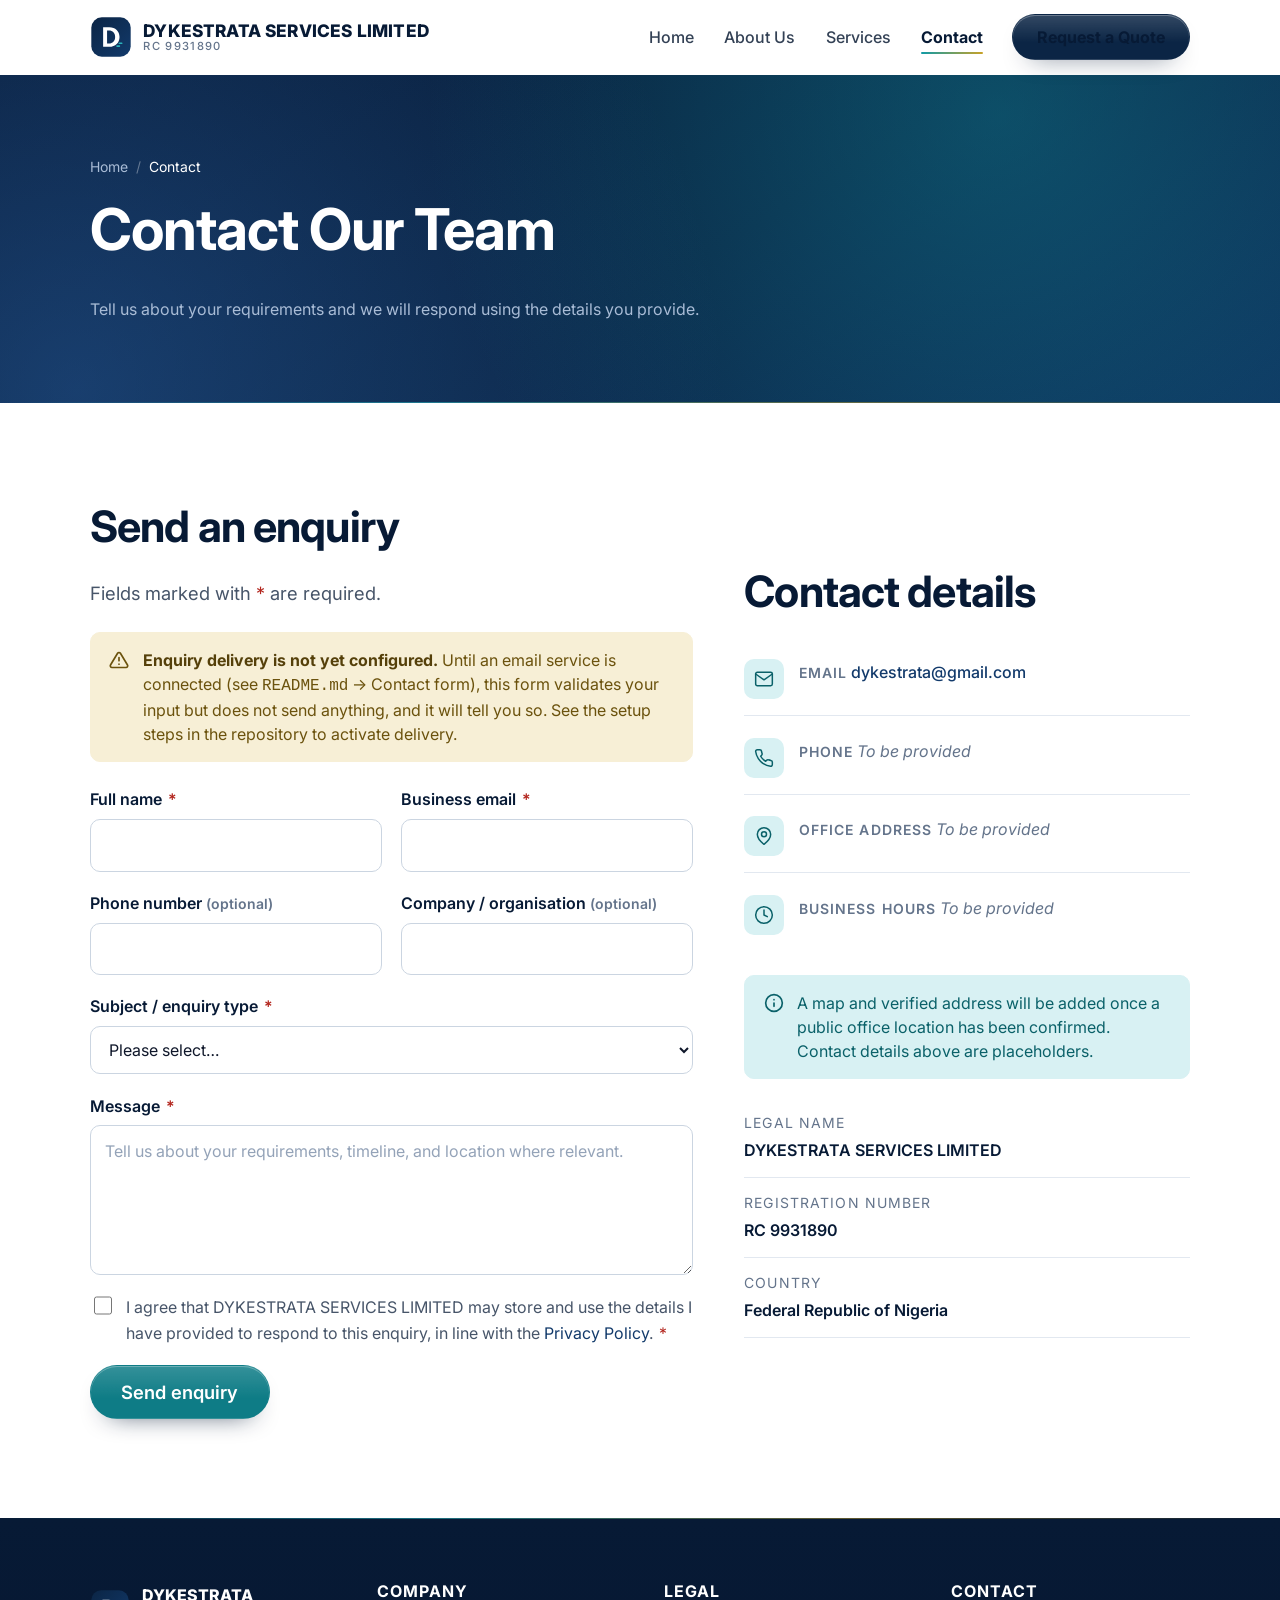
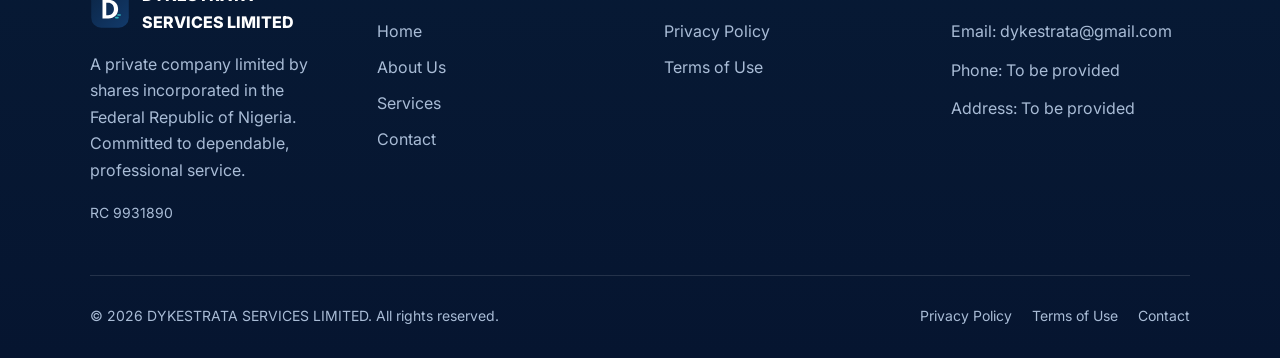
<file: contact.html>
<!DOCTYPE html>
<html lang="en-NG">
<head>
  <meta charset="utf-8">
  <meta name="viewport" content="width=device-width, initial-scale=1">
  <title>Contact Us | DYKESTRATA SERVICES LIMITED</title>
  <meta name="description" content="Contact DYKESTRATA SERVICES LIMITED (RC 9931890) to discuss your requirements, request a quotation, or ask a question. Send an enquiry using our secure contact form.">
  <link rel="canonical" href="https://www.dykestrata.example/contact.html">
  <meta name="theme-color" content="#0b2545">
  <meta name="robots" content="index,follow">

  <meta property="og:type" content="website">
  <meta property="og:site_name" content="DYKESTRATA SERVICES LIMITED">
  <meta property="og:title" content="Contact DYKESTRATA SERVICES LIMITED">
  <meta property="og:description" content="Discuss your requirements or request a quotation.">
  <meta property="og:url" content="https://www.dykestrata.example/contact.html">
  <meta property="og:image" content="https://www.dykestrata.example/assets/images/og-image.png">
  <meta property="og:locale" content="en_NG">
  <meta name="twitter:card" content="summary_large_image">

  <link rel="icon" href="/favicon.svg" type="image/svg+xml">
  <link rel="apple-touch-icon" href="/favicon.svg">
  <link rel="manifest" href="/site.webmanifest">
  <link rel="preconnect" href="https://fonts.googleapis.com">
  <link rel="preconnect" href="https://fonts.gstatic.com" crossorigin>
  <link rel="stylesheet" href="https://fonts.googleapis.com/css2?family=Inter:wght@400;500;600;700;800&display=swap">
  <link rel="stylesheet" href="assets/css/styles.css">
  <noscript><style>.reveal{opacity:1 !important;transform:none !important}</style></noscript>
</head>
<body>
  <a class="skip-link" href="#main">Skip to main content</a>

  <header class="site-header" id="site-header">
    <div class="container header-inner">
      <a class="brand" href="index.html" aria-label="DYKESTRATA SERVICES LIMITED — home">
        <img class="brand-mark" src="assets/images/logo.svg" alt="" width="42" height="42">
        <span class="brand-text">
          <span class="brand-name" data-bind="company.legalName">DYKESTRATA SERVICES LIMITED</span>
          <span class="brand-sub">RC <span data-bind="company.registrationNumber">9931890</span></span>
        </span>
      </a>
      <button class="nav-toggle" id="navToggle" type="button" aria-expanded="false" aria-controls="primaryNav" aria-label="Toggle navigation menu">
        <span class="nav-toggle-bar"></span>
      </button>
      <nav class="primary-nav" id="primaryNav" aria-label="Primary">
        <ul>
          <li><a href="index.html">Home</a></li>
          <li><a href="about.html">About Us</a></li>
          <li><a href="services.html">Services</a></li>
          <li><a href="contact.html">Contact</a></li>
        </ul>
        <a class="btn btn--primary nav-cta" href="contact.html#enquiry">Request a Quote</a>
      </nav>
    </div>
  </header>

  <main id="main">

    <section class="page-hero">
      <div class="container">
        <ol class="breadcrumb">
          <li><a href="index.html">Home</a></li>
          <li><span aria-current="page">Contact</span></li>
        </ol>
        <h1>Contact Our Team</h1>
        <p>
          Tell us about your requirements and we will respond using the details
          you provide.
        </p>
      </div>
    </section>

    <section class="section" id="enquiry">
      <div class="container">
        <div class="split split--wide-left">

          <!-- Form -->
          <div>
            <h2>Send an enquiry</h2>
            <p class="lede">Fields marked with <span aria-hidden="true" style="color:var(--error-fg)">*</span> are required.</p>

            <div class="notice" style="margin:1.5rem 0;" data-template-notice>
              <svg width="20" height="20" viewBox="0 0 24 24" fill="none" stroke="currentColor" stroke-width="2" stroke-linecap="round" stroke-linejoin="round" aria-hidden="true"><path d="M12 9v4M12 17h.01"/><path d="M10.3 3.9 1.8 18a2 2 0 0 0 1.7 3h17a2 2 0 0 0 1.7-3L13.7 3.9a2 2 0 0 0-3.4 0Z"/></svg>
              <span>
                <strong>Enquiry delivery is not yet configured.</strong>
                Until an email service is connected (see <code>README.md</code> →
                Contact form), this form validates your input but does not send
                anything, and it will tell you so. See the setup steps in the
                repository to activate delivery.
              </span>
            </div>

            <form class="form" id="contactForm" novalidate>
              <div class="form-grid form-grid--2">
                <div class="field">
                  <label for="name">Full name <span class="req" aria-hidden="true">*</span></label>
                  <input type="text" id="name" name="name" autocomplete="name" required aria-describedby="name-error">
                  <span class="field-error" id="name-error" data-error-for="name" role="alert"></span>
                </div>
                <div class="field">
                  <label for="email">Business email <span class="req" aria-hidden="true">*</span></label>
                  <input type="email" id="email" name="email" autocomplete="email" required aria-describedby="email-error">
                  <span class="field-error" id="email-error" data-error-for="email" role="alert"></span>
                </div>
                <div class="field">
                  <label for="phone">Phone number <span class="hint">(optional)</span></label>
                  <input type="tel" id="phone" name="phone" autocomplete="tel" aria-describedby="phone-error">
                  <span class="field-error" id="phone-error" data-error-for="phone" role="alert"></span>
                </div>
                <div class="field">
                  <label for="company">Company / organisation <span class="hint">(optional)</span></label>
                  <input type="text" id="company" name="company" autocomplete="organization" aria-describedby="company-error">
                  <span class="field-error" id="company-error" data-error-for="company" role="alert"></span>
                </div>
              </div>

              <div class="field">
                <label for="subject">Subject / enquiry type <span class="req" aria-hidden="true">*</span></label>
                <select id="subject" name="subject" required aria-describedby="subject-error">
                  <option value="">Please select…</option>
                  <option value="Request a quote">Request a quote</option>
                  <option value="General enquiry">General enquiry</option>
                  <option value="Partnership or supplier">Partnership or supplier</option>
                  <option value="Careers">Careers</option>
                  <option value="Other">Other</option>
                </select>
                <span class="field-error" id="subject-error" data-error-for="subject" role="alert"></span>
              </div>

              <div class="field">
                <label for="message">Message <span class="req" aria-hidden="true">*</span></label>
                <textarea id="message" name="message" required aria-describedby="message-error" placeholder="Tell us about your requirements, timeline, and location where relevant."></textarea>
                <span class="field-error" id="message-error" data-error-for="message" role="alert"></span>
              </div>

              <!-- Honeypot: hidden from users, catches automated bots -->
              <div class="honeypot" aria-hidden="true">
                <label for="company_website">Leave this field empty</label>
                <input type="text" id="company_website" name="company_website" tabindex="-1" autocomplete="off">
              </div>

              <div class="field">
                <div class="checkbox-field">
                  <input type="checkbox" id="consent" name="consent" required aria-describedby="consent-error">
                  <label for="consent">
                    I agree that DYKESTRATA SERVICES LIMITED may store and use the
                    details I have provided to respond to this enquiry, in line
                    with the <a href="privacy.html">Privacy Policy</a>.
                    <span class="req" aria-hidden="true">*</span>
                  </label>
                </div>
                <span class="field-error" id="consent-error" data-error-for="consent" role="alert"></span>
              </div>

              <div class="form-status" id="formStatus" role="status" aria-live="polite" tabindex="-1"></div>

              <div>
                <button class="btn btn--accent btn--lg" id="contactSubmit" type="submit">
                  <span class="spinner" aria-hidden="true"></span>
                  <span class="btn-label">Send enquiry</span>
                </button>
              </div>
            </form>
          </div>

          <!-- Contact details -->
          <aside>
            <h2>Contact details</h2>
            <ul class="contact-info">
              <li>
                <span class="ci-icon" aria-hidden="true">
                  <svg width="20" height="20" viewBox="0 0 24 24" fill="none" stroke="currentColor" stroke-width="1.8" stroke-linecap="round" stroke-linejoin="round"><rect x="2" y="4" width="20" height="16" rx="2"/><path d="m22 6-10 7L2 6"/></svg>
                </span>
                <span>
                  <span class="ci-label">Email</span>
                  <span class="ci-value">
                    <a data-bind="contact.email" data-bind-type="email" href="mailto:dykestrata@gmail.com">dykestrata@gmail.com</a>
                  </span>
                </span>
              </li>
              <li>
                <span class="ci-icon" aria-hidden="true">
                  <svg width="20" height="20" viewBox="0 0 24 24" fill="none" stroke="currentColor" stroke-width="1.8" stroke-linecap="round" stroke-linejoin="round"><path d="M22 16.9v3a2 2 0 0 1-2.2 2 19.8 19.8 0 0 1-8.6-3.1 19.5 19.5 0 0 1-6-6A19.8 19.8 0 0 1 2 4.2 2 2 0 0 1 4 2h3a2 2 0 0 1 2 1.7c.1 1 .4 1.9.7 2.8a2 2 0 0 1-.5 2.1L8 9.9a16 16 0 0 0 6 6l1.3-1.3a2 2 0 0 1 2.1-.4c.9.3 1.8.6 2.8.7a2 2 0 0 1 1.8 2Z"/></svg>
                </span>
                <span>
                  <span class="ci-label">Phone</span>
                  <span class="ci-value is-placeholder" data-bind="contact.phone" data-bind-type="phone" title="Placeholder — to be confirmed">To be provided</span>
                </span>
              </li>
              <li>
                <span class="ci-icon" aria-hidden="true">
                  <svg width="20" height="20" viewBox="0 0 24 24" fill="none" stroke="currentColor" stroke-width="1.8" stroke-linecap="round" stroke-linejoin="round"><path d="M20 10c0 6-8 12-8 12s-8-6-8-12a8 8 0 0 1 16 0Z"/><circle cx="12" cy="10" r="3"/></svg>
                </span>
                <span>
                  <span class="ci-label">Office address</span>
                  <span class="ci-value is-placeholder" data-bind="contact.addressLine" title="Placeholder — to be confirmed">To be provided</span>
                </span>
              </li>
              <li>
                <span class="ci-icon" aria-hidden="true">
                  <svg width="20" height="20" viewBox="0 0 24 24" fill="none" stroke="currentColor" stroke-width="1.8" stroke-linecap="round" stroke-linejoin="round"><circle cx="12" cy="12" r="10"/><path d="M12 6v6l4 2"/></svg>
                </span>
                <span>
                  <span class="ci-label">Business hours</span>
                  <span class="ci-value is-placeholder" data-bind="contact.hours" title="Placeholder — to be confirmed">To be provided</span>
                </span>
              </li>
            </ul>

            <div class="notice notice--info" style="margin-top:1.5rem;">
              <svg width="20" height="20" viewBox="0 0 24 24" fill="none" stroke="currentColor" stroke-width="2" stroke-linecap="round" stroke-linejoin="round" aria-hidden="true"><circle cx="12" cy="12" r="10"/><path d="M12 16v-4M12 8h.01"/></svg>
              <span>
                A map and verified address will be added once a public office
                location has been confirmed. Contact details above are
                placeholders.
              </span>
            </div>

            <dl class="definition-list" style="margin-top:2rem;">
              <div>
                <dt>Legal Name</dt>
                <dd>DYKESTRATA SERVICES LIMITED</dd>
              </div>
              <div>
                <dt>Registration Number</dt>
                <dd>RC 9931890</dd>
              </div>
              <div>
                <dt>Country</dt>
                <dd>Federal Republic of Nigeria</dd>
              </div>
            </dl>
          </aside>

        </div>
      </div>
    </section>

  </main>

  <footer class="site-footer">
    <div class="container">
      <div class="footer-grid">
        <div>
          <a class="footer-brand" href="index.html">
            <img src="assets/images/logo.svg" alt="" width="40" height="40">
            <span>DYKESTRATA SERVICES LIMITED</span>
          </a>
          <p>A private company limited by shares incorporated in the Federal Republic of Nigeria. Committed to dependable, professional service.</p>
          <p class="reg-line">RC 9931890</p>
        </div>
        <div>
          <h2>Company</h2>
          <ul class="footer-links">
            <li><a href="index.html">Home</a></li>
            <li><a href="about.html">About Us</a></li>
            <li><a href="services.html">Services</a></li>
            <li><a href="contact.html">Contact</a></li>
          </ul>
        </div>
        <div>
          <h2>Legal</h2>
          <ul class="footer-links">
            <li><a href="privacy.html">Privacy Policy</a></li>
            <li><a href="terms.html">Terms of Use</a></li>
          </ul>
        </div>
        <div>
          <h2>Contact</h2>
          <ul class="footer-contact">
            <li>Email: <a data-bind="contact.email" data-bind-type="email" href="mailto:dykestrata@gmail.com">dykestrata@gmail.com</a></li>
            <li>Phone: <span class="is-placeholder" data-bind="contact.phone" data-bind-type="phone" title="Placeholder — to be confirmed">To be provided</span></li>
            <li>Address: <span class="is-placeholder" data-bind="contact.addressLine" title="Placeholder — to be confirmed">To be provided</span></li>
          </ul>
        </div>
      </div>
      <div class="footer-legal">
        <p>&copy; <span data-year>2026</span> DYKESTRATA SERVICES LIMITED. All rights reserved.</p>
        <nav aria-label="Legal">
          <a href="privacy.html">Privacy Policy</a>
          <a href="terms.html">Terms of Use</a>
          <a href="contact.html">Contact</a>
        </nav>
      </div>
    </div>
  </footer>

  <button class="back-to-top" id="backToTop" type="button" aria-label="Back to top">
    <svg width="20" height="20" viewBox="0 0 24 24" fill="none" stroke="currentColor" stroke-width="2" stroke-linecap="round" stroke-linejoin="round" aria-hidden="true"><path d="m18 15-6-6-6 6"/></svg>
  </button>

  <script src="assets/js/config.js"></script>
  <script src="assets/js/main.js" defer></script>
</body>
</html>
</file>
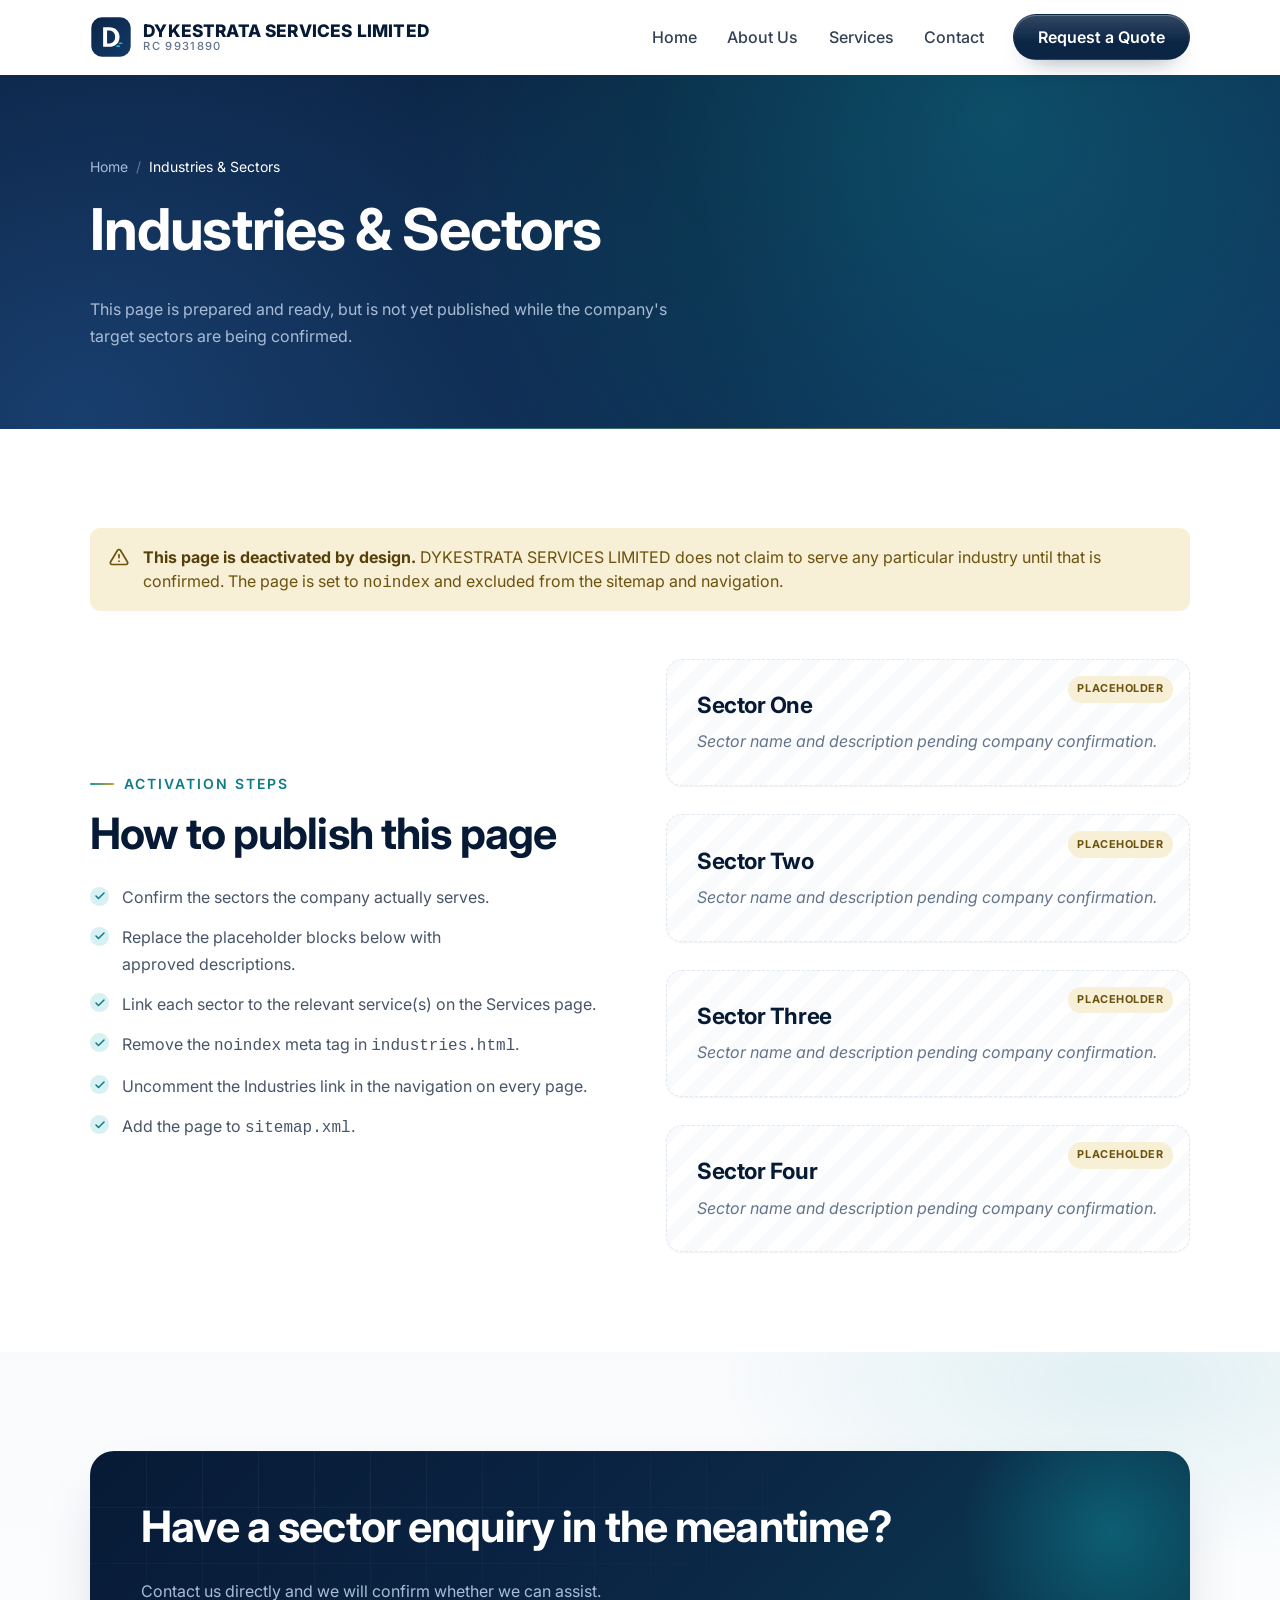
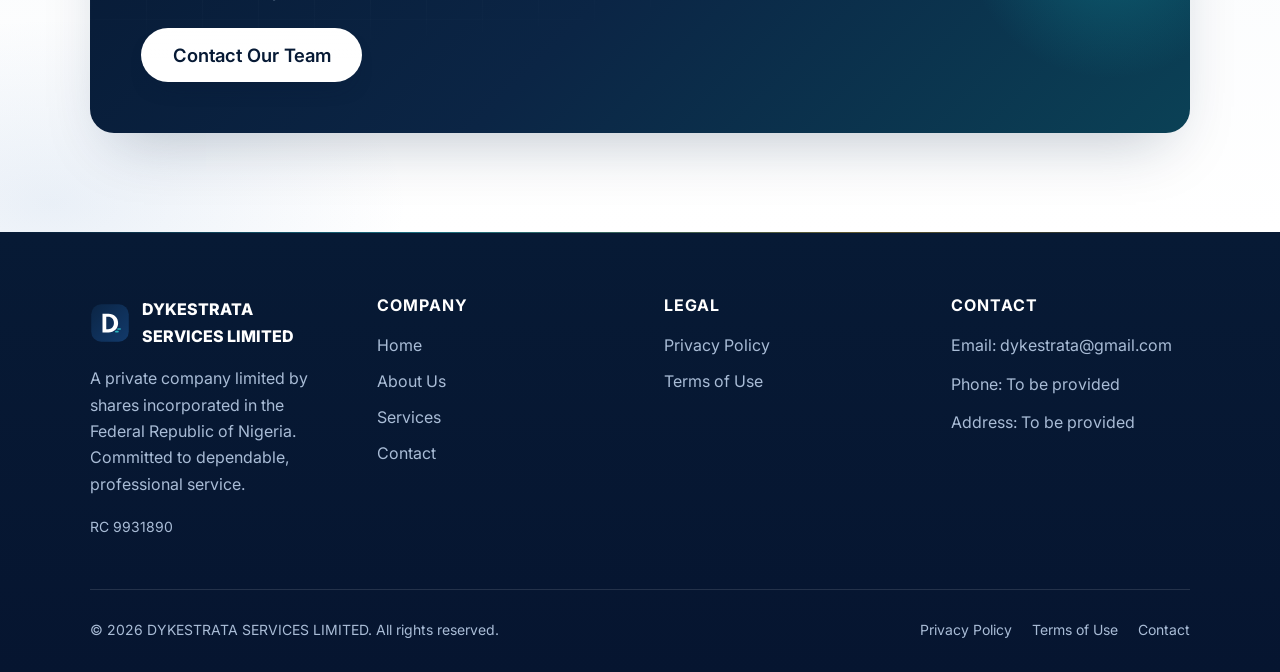
<file: industries.html>
<!DOCTYPE html>
<html lang="en-NG">
<head>
  <meta charset="utf-8">
  <meta name="viewport" content="width=device-width, initial-scale=1">
  <title>Industries &amp; Sectors | DYKESTRATA SERVICES LIMITED</title>
  <meta name="description" content="Sector coverage for DYKESTRATA SERVICES LIMITED. This page is not yet published — sectors will be listed once confirmed by the company.">
  <link rel="canonical" href="https://www.dykestrata.example/industries.html">
  <meta name="theme-color" content="#0b2545">
  <!-- This page is intentionally excluded from indexing until content is confirmed. -->
  <meta name="robots" content="noindex,nofollow">

  <link rel="icon" href="/favicon.svg" type="image/svg+xml">
  <link rel="apple-touch-icon" href="/favicon.svg">
  <link rel="manifest" href="/site.webmanifest">
  <link rel="preconnect" href="https://fonts.googleapis.com">
  <link rel="preconnect" href="https://fonts.gstatic.com" crossorigin>
  <link rel="stylesheet" href="https://fonts.googleapis.com/css2?family=Inter:wght@400;500;600;700;800&display=swap">
  <link rel="stylesheet" href="assets/css/styles.css">
  <noscript><style>.reveal{opacity:1 !important;transform:none !important}</style></noscript>
</head>
<body>
  <a class="skip-link" href="#main">Skip to main content</a>

  <header class="site-header" id="site-header">
    <div class="container header-inner">
      <a class="brand" href="index.html" aria-label="DYKESTRATA SERVICES LIMITED — home">
        <img class="brand-mark" src="assets/images/logo.svg" alt="" width="42" height="42">
        <span class="brand-text">
          <span class="brand-name" data-bind="company.legalName">DYKESTRATA SERVICES LIMITED</span>
          <span class="brand-sub">RC <span data-bind="company.registrationNumber">9931890</span></span>
        </span>
      </a>
      <button class="nav-toggle" id="navToggle" type="button" aria-expanded="false" aria-controls="primaryNav" aria-label="Toggle navigation menu">
        <span class="nav-toggle-bar"></span>
      </button>
      <nav class="primary-nav" id="primaryNav" aria-label="Primary">
        <ul>
          <li><a href="index.html">Home</a></li>
          <li><a href="about.html">About Us</a></li>
          <li><a href="services.html">Services</a></li>
          <!-- <li><a href="industries.html">Industries</a></li> -->
          <li><a href="contact.html">Contact</a></li>
        </ul>
        <a class="btn btn--primary nav-cta" href="contact.html#enquiry">Request a Quote</a>
      </nav>
    </div>
  </header>

  <main id="main">

    <section class="page-hero">
      <div class="container">
        <ol class="breadcrumb">
          <li><a href="index.html">Home</a></li>
          <li><span aria-current="page">Industries &amp; Sectors</span></li>
        </ol>
        <h1>Industries &amp; Sectors</h1>
        <p>
          This page is prepared and ready, but is not yet published while the
          company's target sectors are being confirmed.
        </p>
      </div>
    </section>

    <section class="section">
      <div class="container">
        <div class="notice" role="note">
          <svg width="20" height="20" viewBox="0 0 24 24" fill="none" stroke="currentColor" stroke-width="2" stroke-linecap="round" stroke-linejoin="round" aria-hidden="true"><path d="M12 9v4M12 17h.01"/><path d="M10.3 3.9 1.8 18a2 2 0 0 0 1.7 3h17a2 2 0 0 0 1.7-3L13.7 3.9a2 2 0 0 0-3.4 0Z"/></svg>
          <span>
            <strong>This page is deactivated by design.</strong>
            DYKESTRATA SERVICES LIMITED does not claim to serve any particular
            industry until that is confirmed. The page is set to
            <code>noindex</code> and excluded from the sitemap and navigation.
          </span>
        </div>

        <div class="split" style="margin-top:3rem;">
          <div class="reveal">
            <span class="eyebrow">Activation Steps</span>
            <h2>How to publish this page</h2>
            <ol class="check-list" style="padding-left:0;list-style:none;">
              <li>Confirm the sectors the company actually serves.</li>
              <li>Replace the placeholder blocks below with approved descriptions.</li>
              <li>Link each sector to the relevant service(s) on the Services page.</li>
              <li>Remove the <code>noindex</code> meta tag in <code>industries.html</code>.</li>
              <li>Uncomment the Industries link in the navigation on every page.</li>
              <li>Add the page to <code>sitemap.xml</code>.</li>
            </ol>
          </div>

          <div class="grid grid-2 reveal">
            <article class="card card--placeholder">
              <span class="card-badge">Placeholder</span>
              <h3>Sector One</h3>
              <p>Sector name and description pending company confirmation.</p>
            </article>
            <article class="card card--placeholder">
              <span class="card-badge">Placeholder</span>
              <h3>Sector Two</h3>
              <p>Sector name and description pending company confirmation.</p>
            </article>
            <article class="card card--placeholder">
              <span class="card-badge">Placeholder</span>
              <h3>Sector Three</h3>
              <p>Sector name and description pending company confirmation.</p>
            </article>
            <article class="card card--placeholder">
              <span class="card-badge">Placeholder</span>
              <h3>Sector Four</h3>
              <p>Sector name and description pending company confirmation.</p>
            </article>
          </div>
        </div>
      </div>
    </section>

    <section class="section section--alt">
      <div class="container">
        <div class="cta-band reveal">
          <h2>Have a sector enquiry in the meantime?</h2>
          <p>Contact us directly and we will confirm whether we can assist.</p>
          <div class="btn-row">
            <a class="btn btn--on-dark btn--lg" href="contact.html">Contact Our Team</a>
          </div>
        </div>
      </div>
    </section>

  </main>

  <footer class="site-footer">
    <div class="container">
      <div class="footer-grid">
        <div>
          <a class="footer-brand" href="index.html">
            <img src="assets/images/logo.svg" alt="" width="40" height="40">
            <span>DYKESTRATA SERVICES LIMITED</span>
          </a>
          <p>A private company limited by shares incorporated in the Federal Republic of Nigeria. Committed to dependable, professional service.</p>
          <p class="reg-line">RC 9931890</p>
        </div>
        <div>
          <h2>Company</h2>
          <ul class="footer-links">
            <li><a href="index.html">Home</a></li>
            <li><a href="about.html">About Us</a></li>
            <li><a href="services.html">Services</a></li>
            <li><a href="contact.html">Contact</a></li>
          </ul>
        </div>
        <div>
          <h2>Legal</h2>
          <ul class="footer-links">
            <li><a href="privacy.html">Privacy Policy</a></li>
            <li><a href="terms.html">Terms of Use</a></li>
          </ul>
        </div>
        <div>
          <h2>Contact</h2>
          <ul class="footer-contact">
            <li>Email: <a data-bind="contact.email" data-bind-type="email" href="mailto:dykestrata@gmail.com">dykestrata@gmail.com</a></li>
            <li>Phone: <span class="is-placeholder" data-bind="contact.phone" data-bind-type="phone" title="Placeholder — to be confirmed">To be provided</span></li>
            <li>Address: <span class="is-placeholder" data-bind="contact.addressLine" title="Placeholder — to be confirmed">To be provided</span></li>
          </ul>
        </div>
      </div>
      <div class="footer-legal">
        <p>&copy; <span data-year>2026</span> DYKESTRATA SERVICES LIMITED. All rights reserved.</p>
        <nav aria-label="Legal">
          <a href="privacy.html">Privacy Policy</a>
          <a href="terms.html">Terms of Use</a>
          <a href="contact.html">Contact</a>
        </nav>
      </div>
    </div>
  </footer>

  <button class="back-to-top" id="backToTop" type="button" aria-label="Back to top">
    <svg width="20" height="20" viewBox="0 0 24 24" fill="none" stroke="currentColor" stroke-width="2" stroke-linecap="round" stroke-linejoin="round" aria-hidden="true"><path d="m18 15-6-6-6 6"/></svg>
  </button>

  <script src="assets/js/config.js"></script>
  <script src="assets/js/main.js" defer></script>
</body>
</html>
</file>
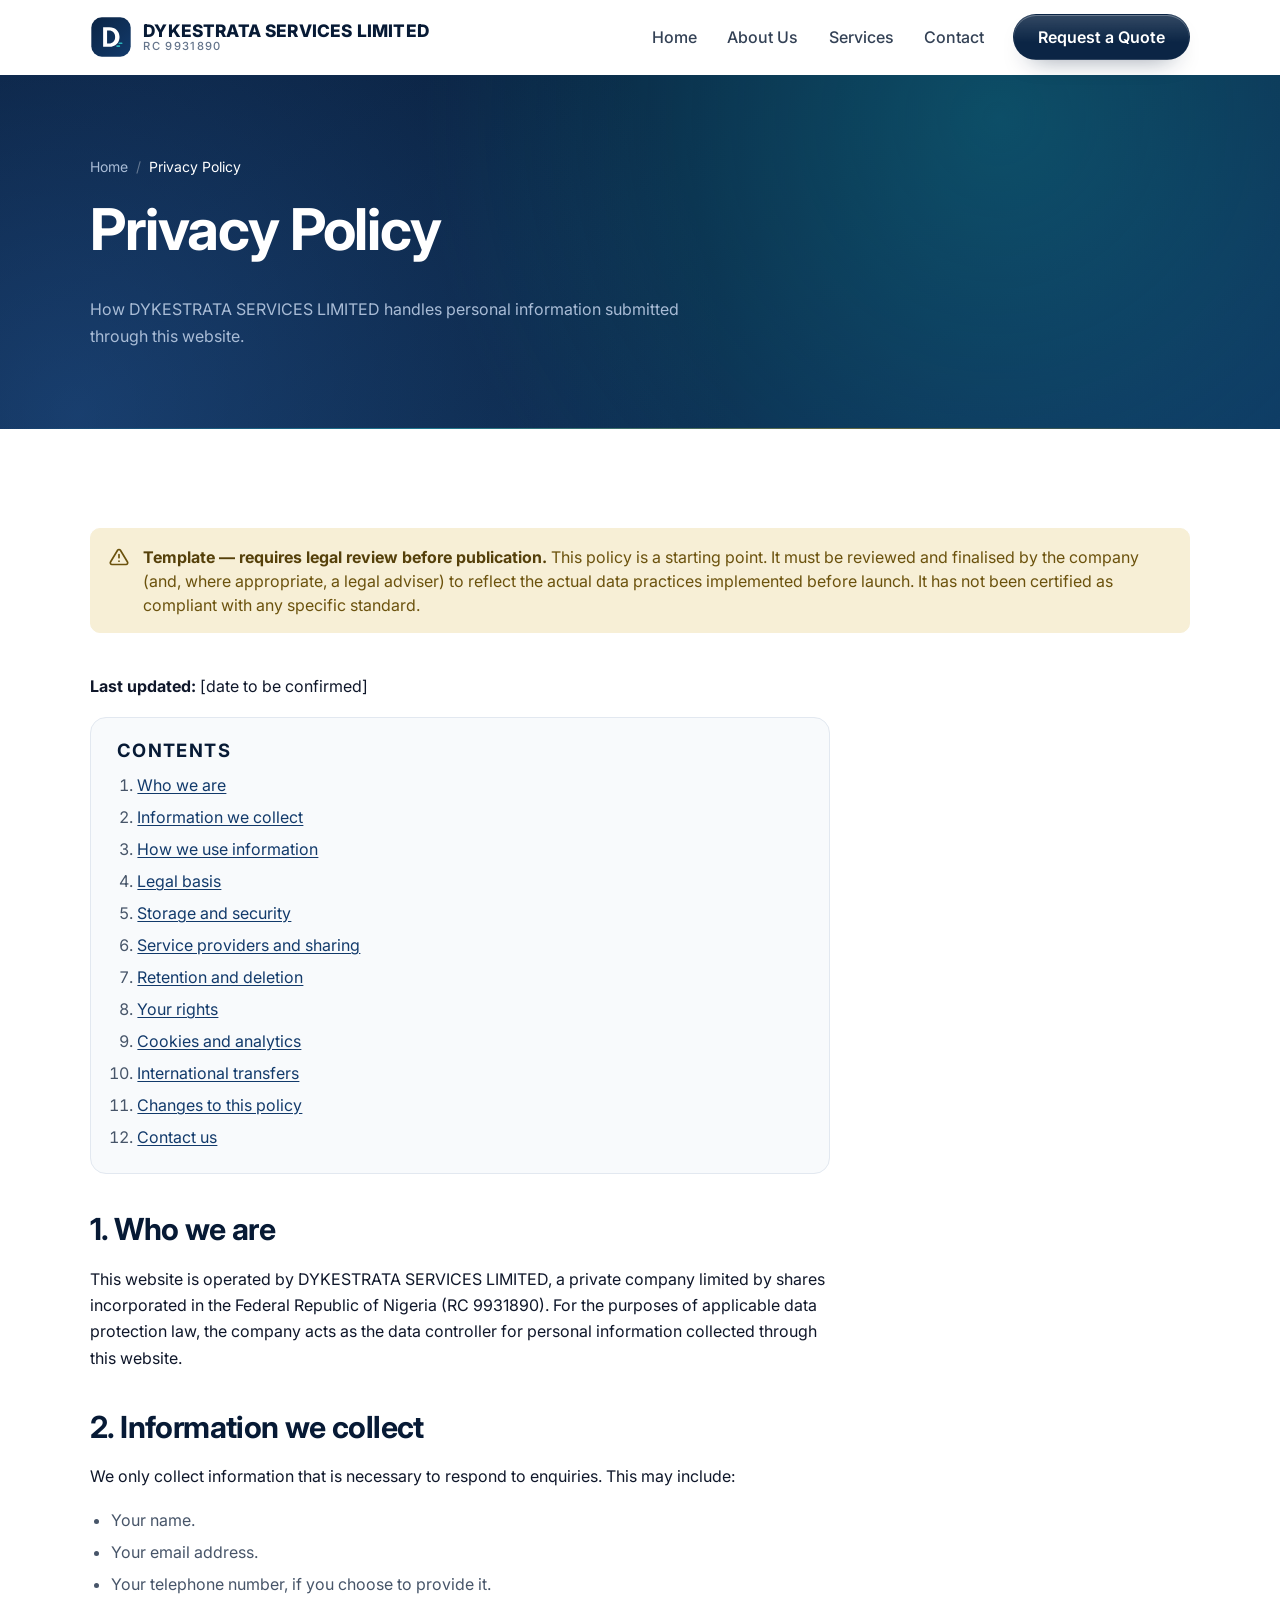
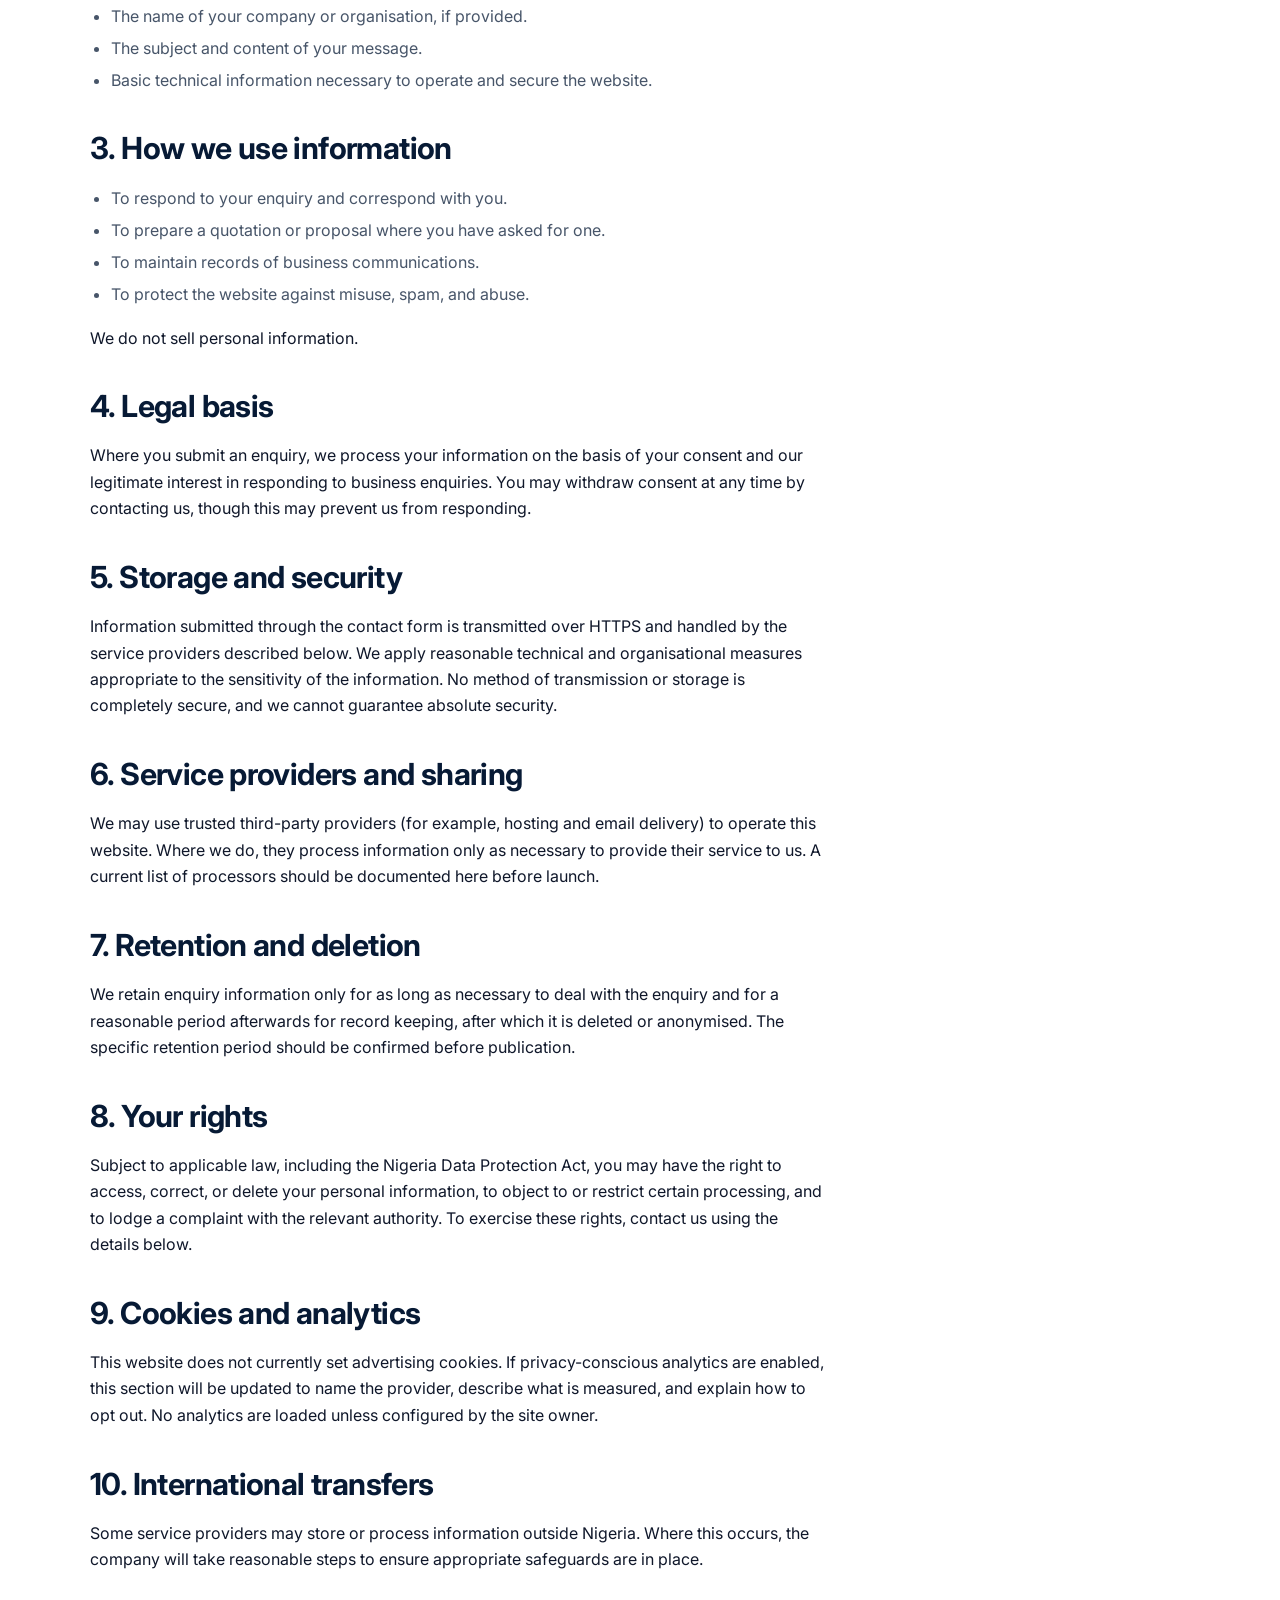
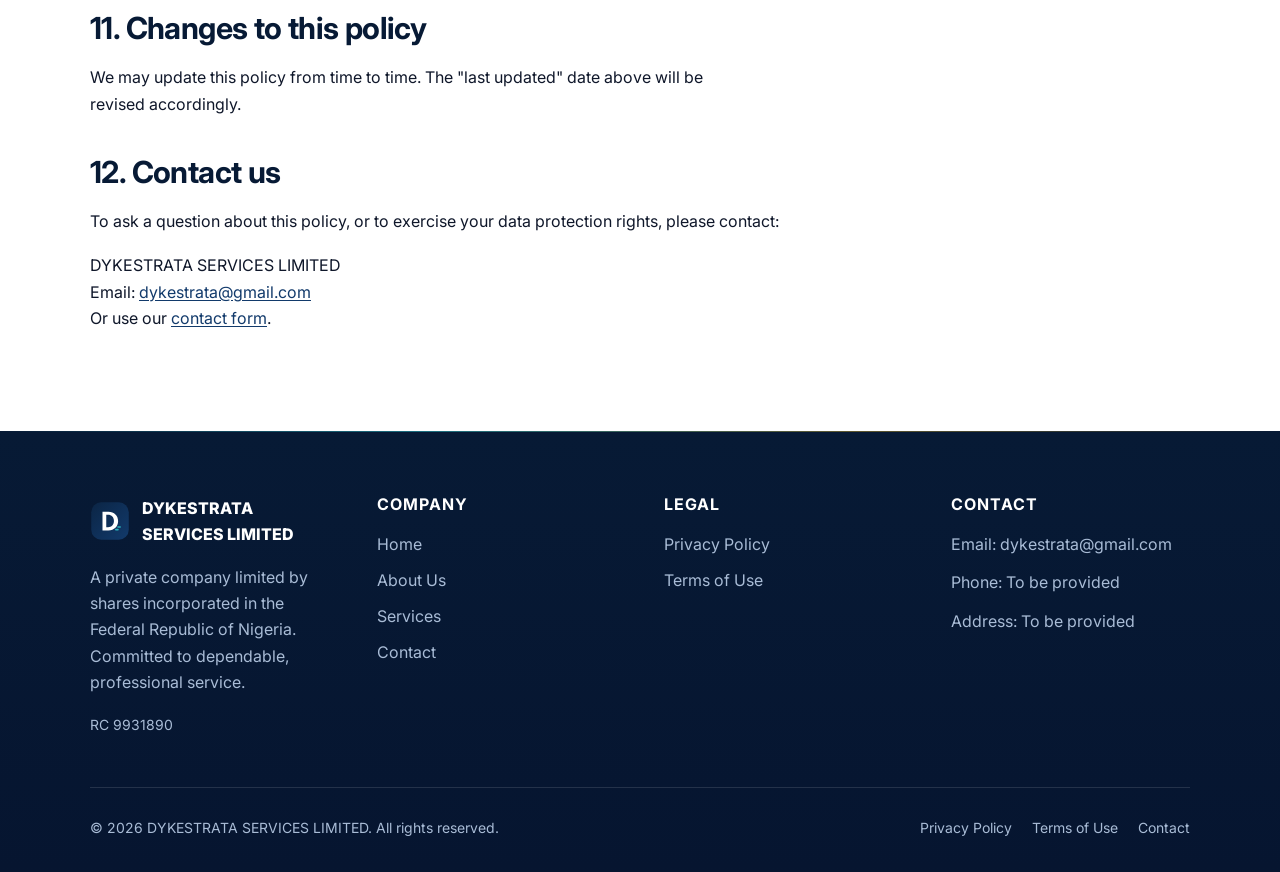
<file: privacy.html>
<!DOCTYPE html>
<html lang="en-NG">
<head>
  <meta charset="utf-8">
  <meta name="viewport" content="width=device-width, initial-scale=1">
  <title>Privacy Policy | DYKESTRATA SERVICES LIMITED</title>
  <meta name="description" content="Privacy Policy template for DYKESTRATA SERVICES LIMITED, describing how personal information submitted through this website is handled.">
  <link rel="canonical" href="https://www.dykestrata.example/privacy.html">
  <meta name="theme-color" content="#0b2545">
  <meta name="robots" content="noindex,follow">

  <link rel="icon" href="/favicon.svg" type="image/svg+xml">
  <link rel="apple-touch-icon" href="/favicon.svg">
  <link rel="manifest" href="/site.webmanifest">
  <link rel="preconnect" href="https://fonts.googleapis.com">
  <link rel="preconnect" href="https://fonts.gstatic.com" crossorigin>
  <link rel="stylesheet" href="https://fonts.googleapis.com/css2?family=Inter:wght@400;500;600;700;800&display=swap">
  <link rel="stylesheet" href="assets/css/styles.css">
  <noscript><style>.reveal{opacity:1 !important;transform:none !important}</style></noscript>
</head>
<body>
  <a class="skip-link" href="#main">Skip to main content</a>

  <header class="site-header" id="site-header">
    <div class="container header-inner">
      <a class="brand" href="index.html" aria-label="DYKESTRATA SERVICES LIMITED — home">
        <img class="brand-mark" src="assets/images/logo.svg" alt="" width="42" height="42">
        <span class="brand-text">
          <span class="brand-name" data-bind="company.legalName">DYKESTRATA SERVICES LIMITED</span>
          <span class="brand-sub">RC <span data-bind="company.registrationNumber">9931890</span></span>
        </span>
      </a>
      <button class="nav-toggle" id="navToggle" type="button" aria-expanded="false" aria-controls="primaryNav" aria-label="Toggle navigation menu">
        <span class="nav-toggle-bar"></span>
      </button>
      <nav class="primary-nav" id="primaryNav" aria-label="Primary">
        <ul>
          <li><a href="index.html">Home</a></li>
          <li><a href="about.html">About Us</a></li>
          <li><a href="services.html">Services</a></li>
          <li><a href="contact.html">Contact</a></li>
        </ul>
        <a class="btn btn--primary nav-cta" href="contact.html#enquiry">Request a Quote</a>
      </nav>
    </div>
  </header>

  <main id="main">

    <section class="page-hero">
      <div class="container">
        <ol class="breadcrumb">
          <li><a href="index.html">Home</a></li>
          <li><span aria-current="page">Privacy Policy</span></li>
        </ol>
        <h1>Privacy Policy</h1>
        <p>How DYKESTRATA SERVICES LIMITED handles personal information submitted through this website.</p>
      </div>
    </section>

    <section class="section">
      <div class="container">
        <div class="notice" role="note" data-template-notice style="margin-bottom:2.5rem;">
          <svg width="20" height="20" viewBox="0 0 24 24" fill="none" stroke="currentColor" stroke-width="2" stroke-linecap="round" stroke-linejoin="round" aria-hidden="true"><path d="M12 9v4M12 17h.01"/><path d="M10.3 3.9 1.8 18a2 2 0 0 0 1.7 3h17a2 2 0 0 0 1.7-3L13.7 3.9a2 2 0 0 0-3.4 0Z"/></svg>
          <span>
            <strong>Template — requires legal review before publication.</strong>
            This policy is a starting point. It must be reviewed and finalised by
            the company (and, where appropriate, a legal adviser) to reflect the
            actual data practices implemented before launch. It has not been
            certified as compliant with any specific standard.
          </span>
        </div>

        <div class="prose">
          <p><strong>Last updated:</strong> <span class="is-placeholder" title="Placeholder — to be confirmed">[date to be confirmed]</span></p>

          <nav class="toc" aria-label="On this page">
            <h2>Contents</h2>
            <ol>
              <li><a href="#who-we-are">Who we are</a></li>
              <li><a href="#information-we-collect">Information we collect</a></li>
              <li><a href="#how-we-use">How we use information</a></li>
              <li><a href="#legal-basis">Legal basis</a></li>
              <li><a href="#storage-security">Storage and security</a></li>
              <li><a href="#sharing">Service providers and sharing</a></li>
              <li><a href="#retention">Retention and deletion</a></li>
              <li><a href="#your-rights">Your rights</a></li>
              <li><a href="#cookies">Cookies and analytics</a></li>
              <li><a href="#transfers">International transfers</a></li>
              <li><a href="#changes">Changes to this policy</a></li>
              <li><a href="#contact-privacy">Contact us</a></li>
            </ol>
          </nav>

          <h2 id="who-we-are">1. Who we are</h2>
          <p>
            This website is operated by DYKESTRATA SERVICES LIMITED, a private
            company limited by shares incorporated in the Federal Republic of
            Nigeria (RC 9931890). For the purposes of applicable data protection
            law, the company acts as the data controller for personal information
            collected through this website.
          </p>

          <h2 id="information-we-collect">2. Information we collect</h2>
          <p>We only collect information that is necessary to respond to enquiries. This may include:</p>
          <ul>
            <li>Your name.</li>
            <li>Your email address.</li>
            <li>Your telephone number, if you choose to provide it.</li>
            <li>The name of your company or organisation, if provided.</li>
            <li>The subject and content of your message.</li>
            <li>Basic technical information necessary to operate and secure the website.</li>
          </ul>

          <h2 id="how-we-use">3. How we use information</h2>
          <ul>
            <li>To respond to your enquiry and correspond with you.</li>
            <li>To prepare a quotation or proposal where you have asked for one.</li>
            <li>To maintain records of business communications.</li>
            <li>To protect the website against misuse, spam, and abuse.</li>
          </ul>
          <p>We do not sell personal information.</p>

          <h2 id="legal-basis">4. Legal basis</h2>
          <p>
            Where you submit an enquiry, we process your information on the basis
            of your consent and our legitimate interest in responding to business
            enquiries. You may withdraw consent at any time by contacting us,
            though this may prevent us from responding.
          </p>

          <h2 id="storage-security">5. Storage and security</h2>
          <p>
            Information submitted through the contact form is transmitted over
            HTTPS and handled by the service providers described below. We apply
            reasonable technical and organisational measures appropriate to the
            sensitivity of the information. No method of transmission or storage
            is completely secure, and we cannot guarantee absolute security.
          </p>

          <h2 id="sharing">6. Service providers and sharing</h2>
          <p>
            We may use trusted third-party providers (for example, hosting and
            email delivery) to operate this website. Where we do, they process
            information only as necessary to provide their service to us. A
            current list of processors should be documented here before launch.
          </p>

          <h2 id="retention">7. Retention and deletion</h2>
          <p>
            We retain enquiry information only for as long as necessary to deal
            with the enquiry and for a reasonable period afterwards for record
            keeping, after which it is deleted or anonymised. The specific
            retention period should be confirmed before publication.
          </p>

          <h2 id="your-rights">8. Your rights</h2>
          <p>
            Subject to applicable law, including the Nigeria Data Protection Act,
            you may have the right to access, correct, or delete your personal
            information, to object to or restrict certain processing, and to lodge
            a complaint with the relevant authority. To exercise these rights,
            contact us using the details below.
          </p>

          <h2 id="cookies">9. Cookies and analytics</h2>
          <p>
            This website does not currently set advertising cookies. If
            privacy-conscious analytics are enabled, this section will be updated
            to name the provider, describe what is measured, and explain how to
            opt out. No analytics are loaded unless configured by the site owner.
          </p>

          <h2 id="transfers">10. International transfers</h2>
          <p>
            Some service providers may store or process information outside
            Nigeria. Where this occurs, the company will take reasonable steps to
            ensure appropriate safeguards are in place.
          </p>

          <h2 id="changes">11. Changes to this policy</h2>
          <p>
            We may update this policy from time to time. The "last updated" date
            above will be revised accordingly.
          </p>

          <h2 id="contact-privacy">12. Contact us</h2>
          <p>
            To ask a question about this policy, or to exercise your data
            protection rights, please contact:
          </p>
          <p>
            DYKESTRATA SERVICES LIMITED<br>
            Email: <a data-bind="contact.email" data-bind-type="email" href="mailto:dykestrata@gmail.com">dykestrata@gmail.com</a><br>
            Or use our <a href="contact.html">contact form</a>.
          </p>
        </div>
      </div>
    </section>

  </main>

  <footer class="site-footer">
    <div class="container">
      <div class="footer-grid">
        <div>
          <a class="footer-brand" href="index.html">
            <img src="assets/images/logo.svg" alt="" width="40" height="40">
            <span>DYKESTRATA SERVICES LIMITED</span>
          </a>
          <p>A private company limited by shares incorporated in the Federal Republic of Nigeria. Committed to dependable, professional service.</p>
          <p class="reg-line">RC 9931890</p>
        </div>
        <div>
          <h2>Company</h2>
          <ul class="footer-links">
            <li><a href="index.html">Home</a></li>
            <li><a href="about.html">About Us</a></li>
            <li><a href="services.html">Services</a></li>
            <li><a href="contact.html">Contact</a></li>
          </ul>
        </div>
        <div>
          <h2>Legal</h2>
          <ul class="footer-links">
            <li><a href="privacy.html">Privacy Policy</a></li>
            <li><a href="terms.html">Terms of Use</a></li>
          </ul>
        </div>
        <div>
          <h2>Contact</h2>
          <ul class="footer-contact">
            <li>Email: <a data-bind="contact.email" data-bind-type="email" href="mailto:dykestrata@gmail.com">dykestrata@gmail.com</a></li>
            <li>Phone: <span class="is-placeholder" data-bind="contact.phone" data-bind-type="phone" title="Placeholder — to be confirmed">To be provided</span></li>
            <li>Address: <span class="is-placeholder" data-bind="contact.addressLine" title="Placeholder — to be confirmed">To be provided</span></li>
          </ul>
        </div>
      </div>
      <div class="footer-legal">
        <p>&copy; <span data-year>2026</span> DYKESTRATA SERVICES LIMITED. All rights reserved.</p>
        <nav aria-label="Legal">
          <a href="privacy.html">Privacy Policy</a>
          <a href="terms.html">Terms of Use</a>
          <a href="contact.html">Contact</a>
        </nav>
      </div>
    </div>
  </footer>

  <button class="back-to-top" id="backToTop" type="button" aria-label="Back to top">
    <svg width="20" height="20" viewBox="0 0 24 24" fill="none" stroke="currentColor" stroke-width="2" stroke-linecap="round" stroke-linejoin="round" aria-hidden="true"><path d="m18 15-6-6-6 6"/></svg>
  </button>

  <script src="assets/js/config.js"></script>
  <script src="assets/js/main.js" defer></script>
</body>
</html>
</file>
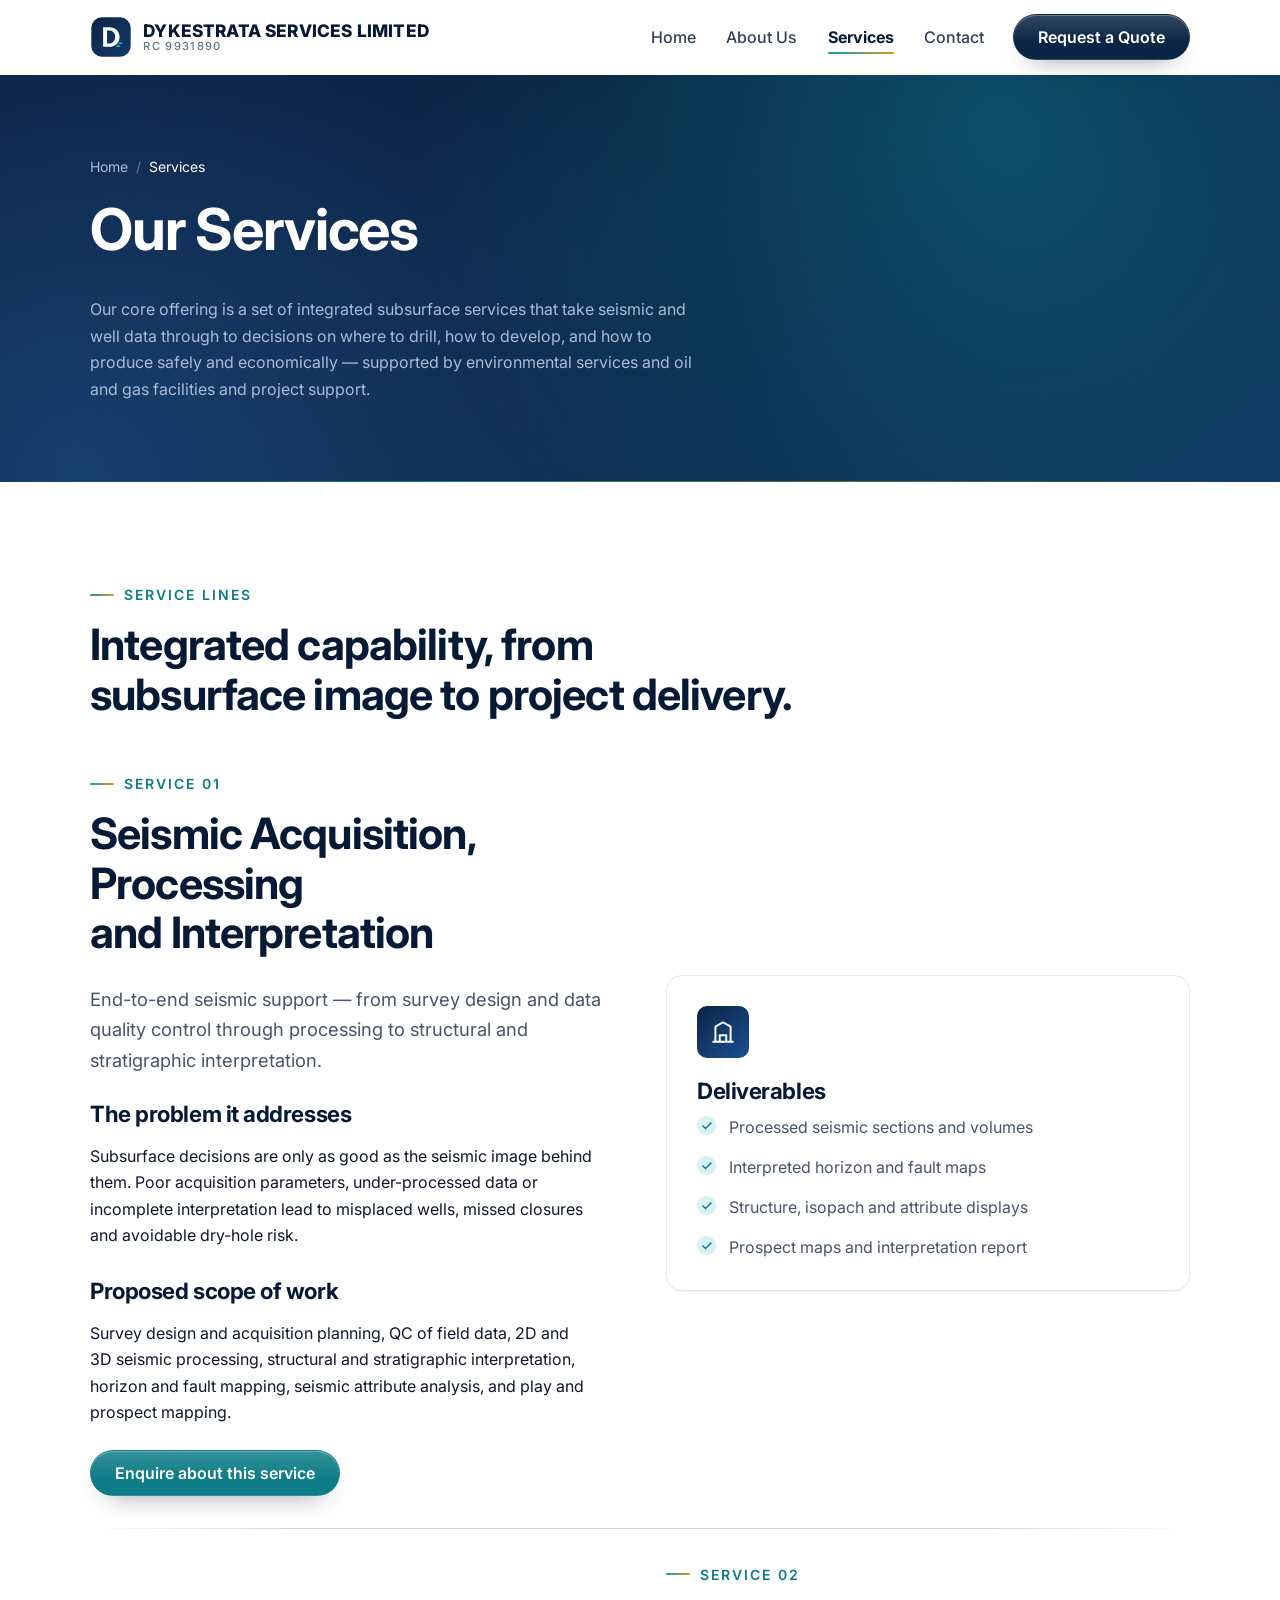
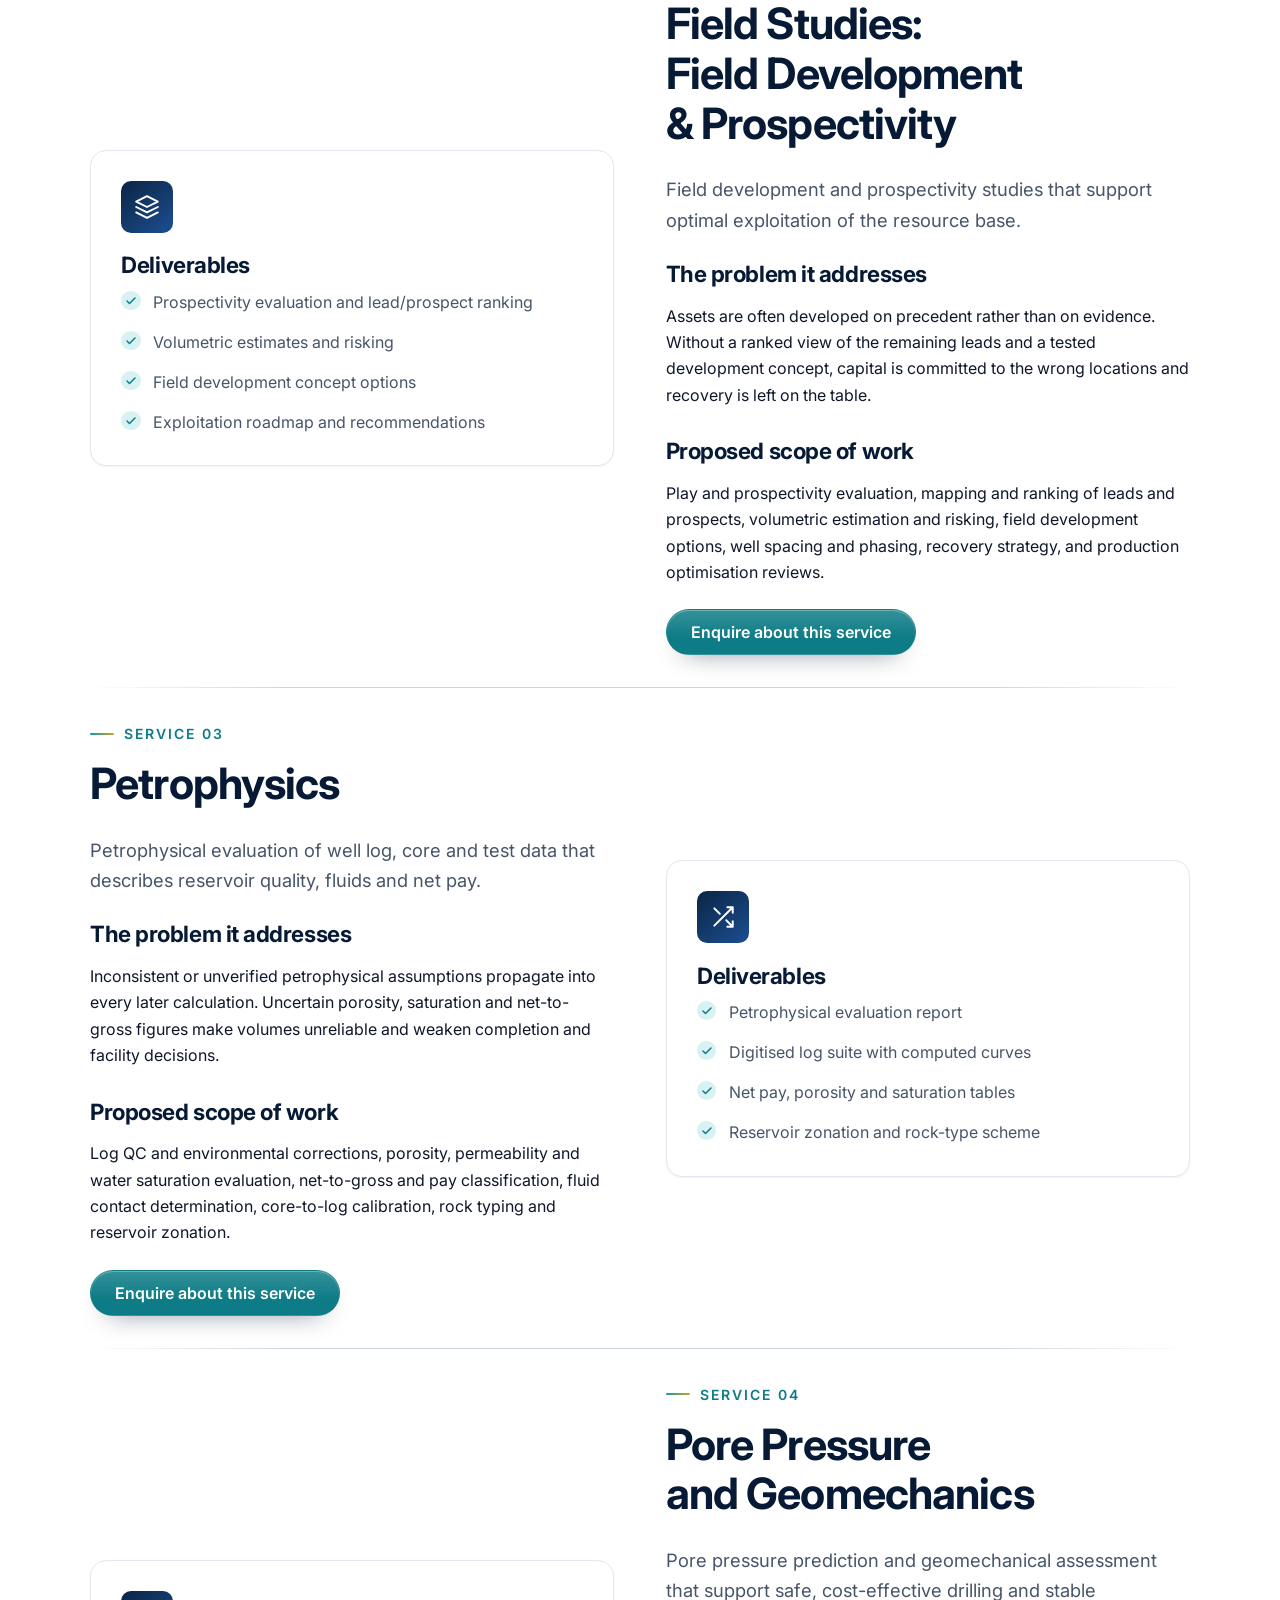
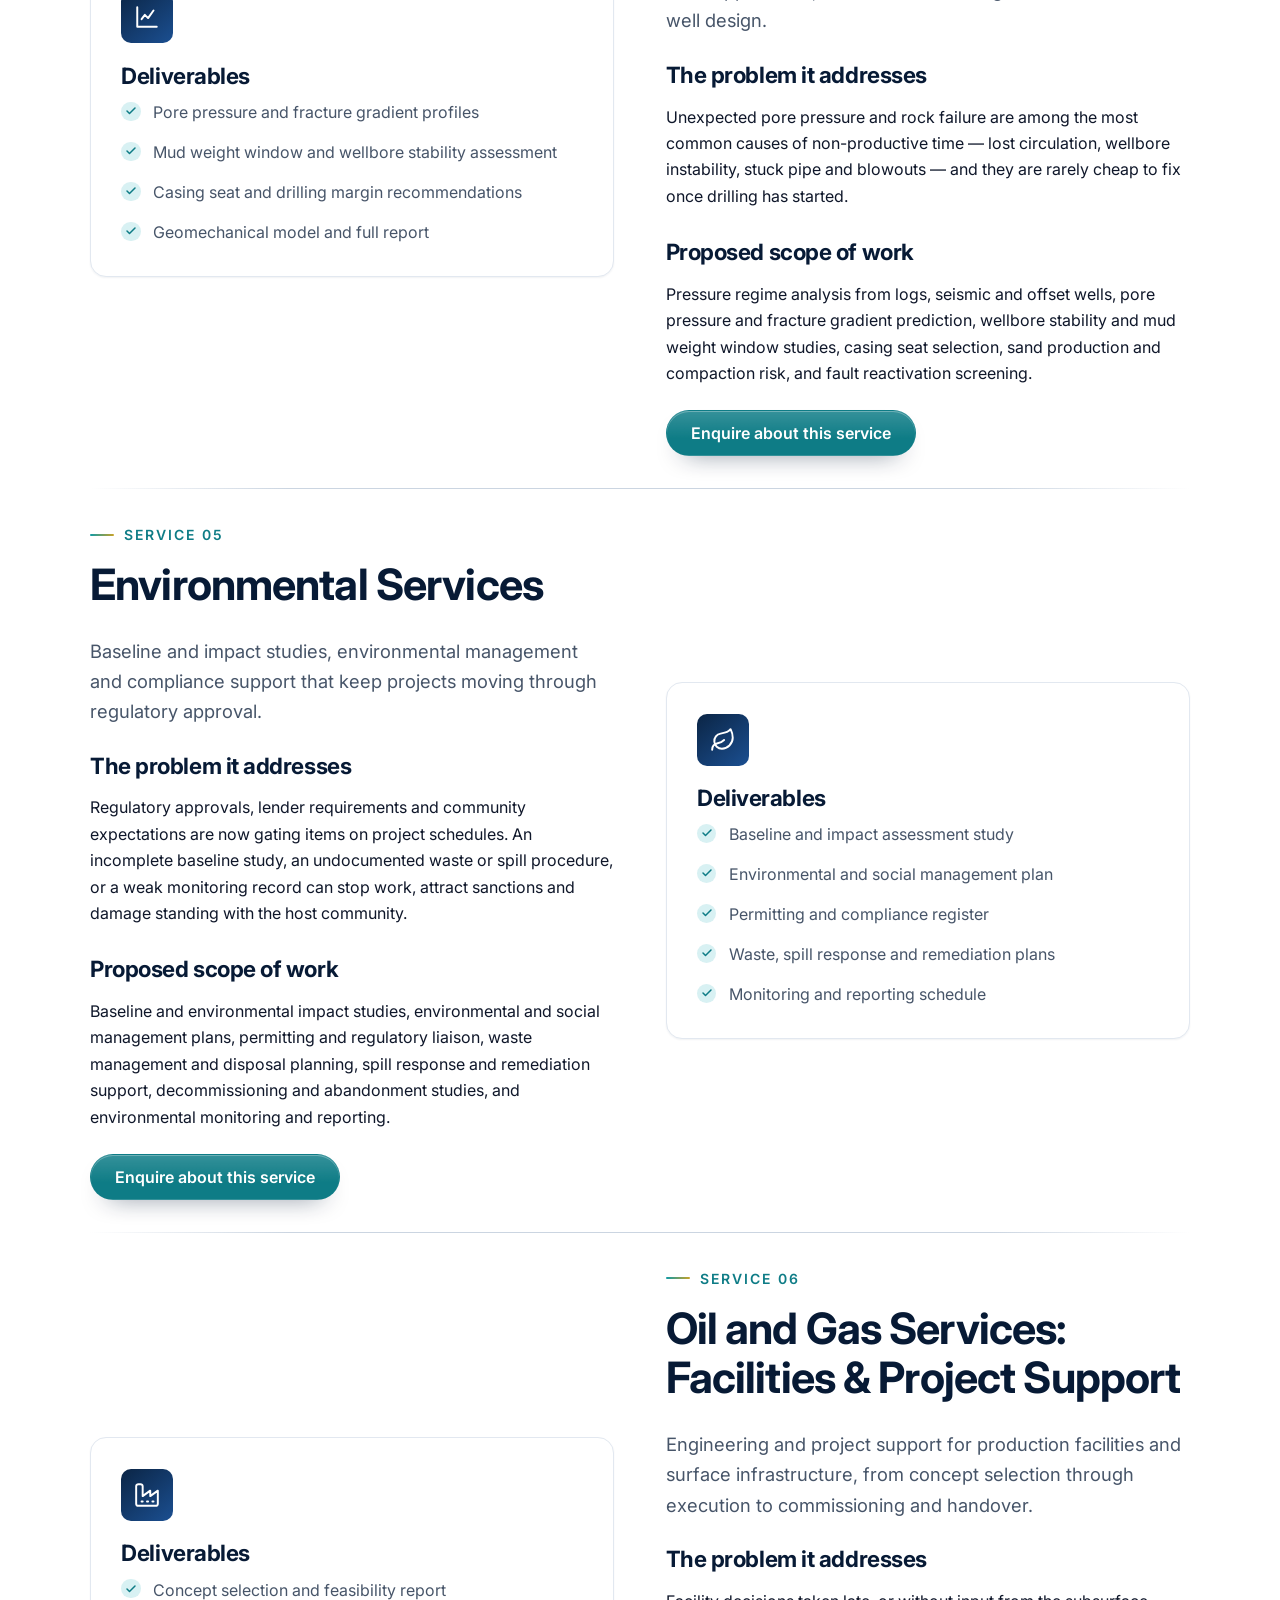
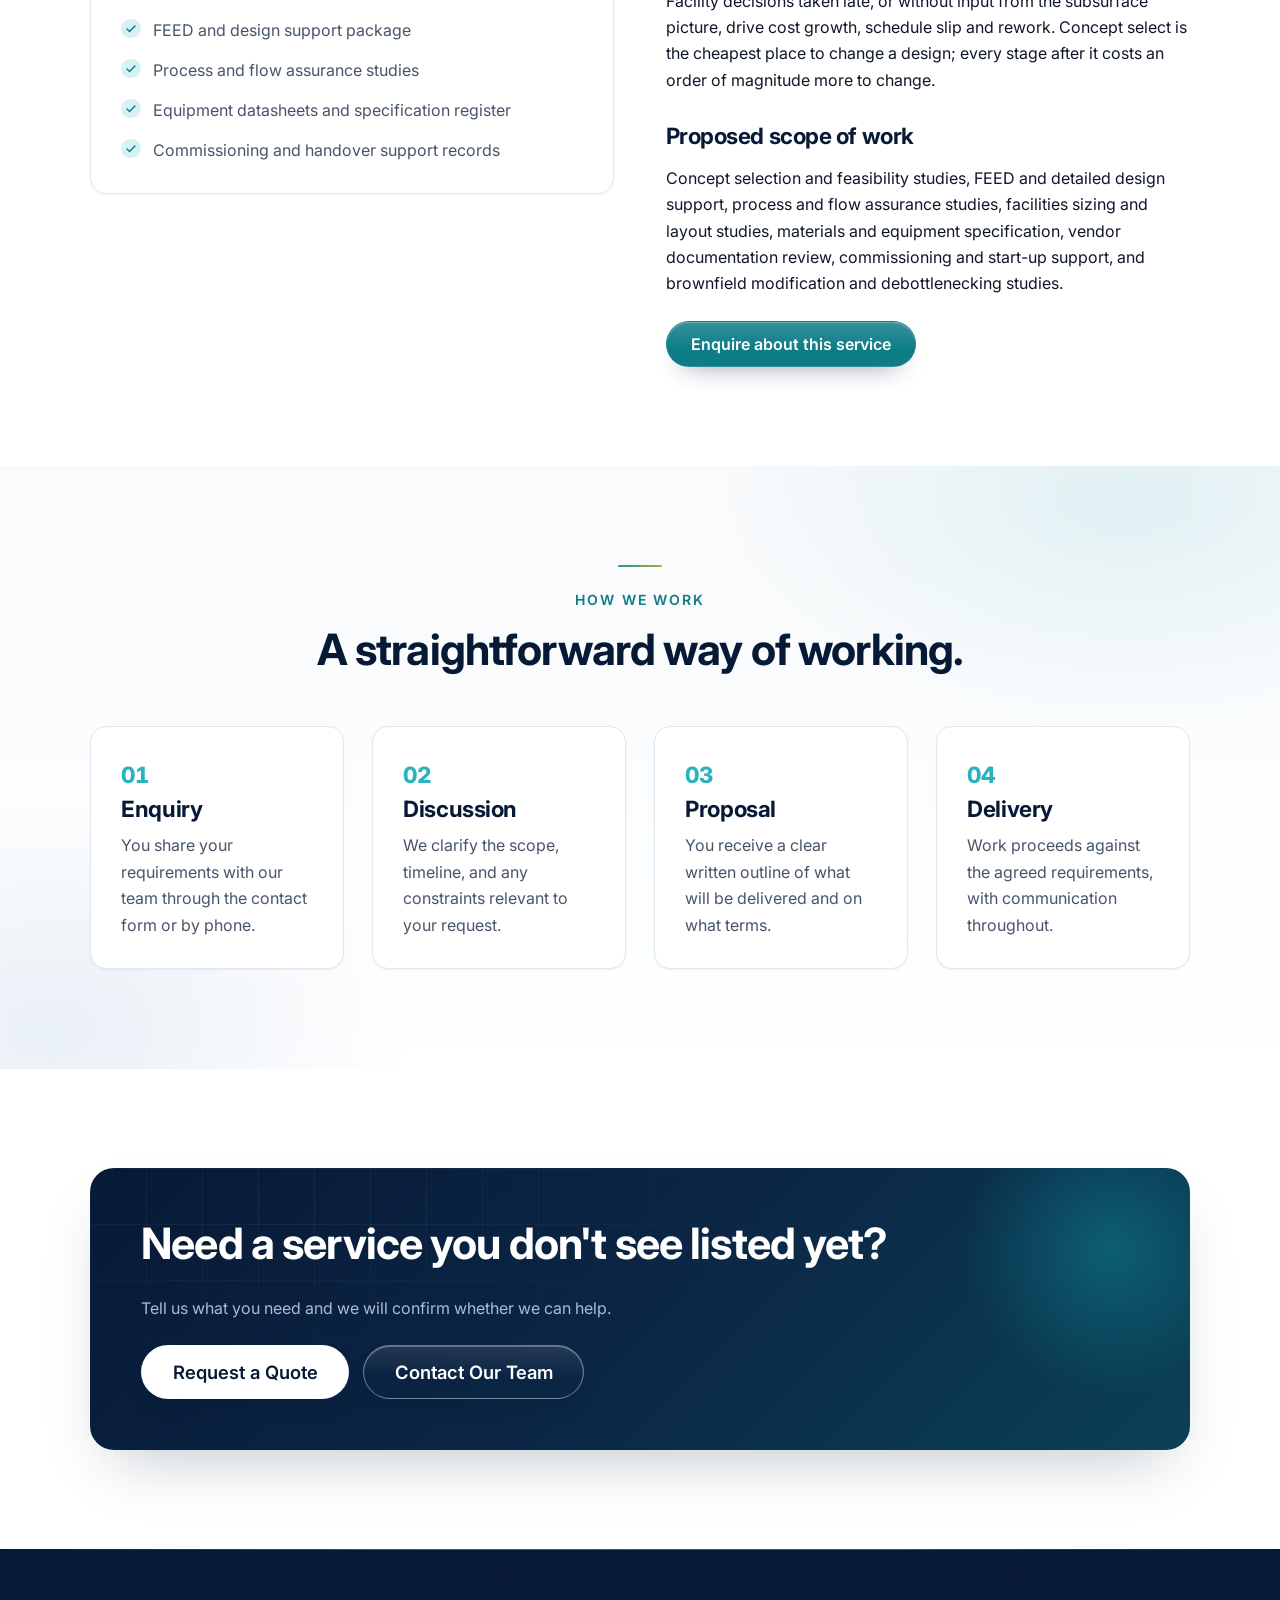
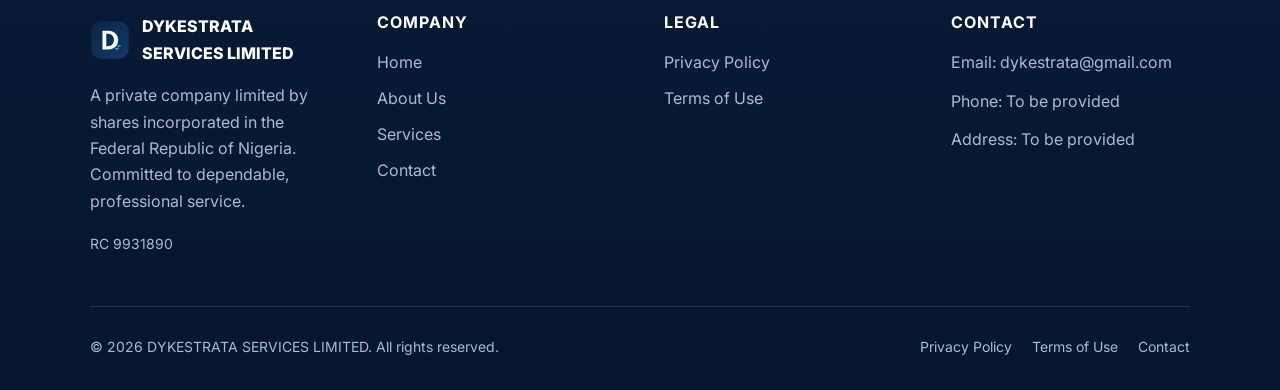
<file: services.html>
<!DOCTYPE html>
<html lang="en-NG">
<head>
  <meta charset="utf-8">
  <meta name="viewport" content="width=device-width, initial-scale=1">
  <title>Our Services | DYKESTRATA SERVICES LIMITED</title>
  <meta name="description" content="Subsurface, environmental and oil and gas services from DYKESTRATA SERVICES LIMITED (RC 9931890): seismic acquisition, processing and interpretation; field development and prospectivity studies; petrophysics; pore pressure and geomechanics; environmental services; and oil and gas facilities and project support.">
  <link rel="canonical" href="https://www.dykestrata.example/services.html">
  <meta name="theme-color" content="#0b2545">
  <meta name="robots" content="index,follow">

  <meta property="og:type" content="website">
  <meta property="og:site_name" content="DYKESTRATA SERVICES LIMITED">
  <meta property="og:title" content="Our Services | DYKESTRATA SERVICES LIMITED">
  <meta property="og:description" content="Seismic, field studies, petrophysics, pore pressure and geomechanics, environmental services, and oil and gas facilities and project support.">
  <meta property="og:url" content="https://www.dykestrata.example/services.html">
  <meta property="og:image" content="https://www.dykestrata.example/assets/images/og-image.png">
  <meta property="og:locale" content="en_NG">
  <meta name="twitter:card" content="summary_large_image">

  <link rel="icon" href="/favicon.svg" type="image/svg+xml">
  <link rel="apple-touch-icon" href="/favicon.svg">
  <link rel="manifest" href="/site.webmanifest">
  <link rel="preconnect" href="https://fonts.googleapis.com">
  <link rel="preconnect" href="https://fonts.gstatic.com" crossorigin>
  <link rel="stylesheet" href="https://fonts.googleapis.com/css2?family=Inter:wght@400;500;600;700;800&display=swap">
  <link rel="stylesheet" href="assets/css/styles.css">
  <noscript><style>.reveal{opacity:1 !important;transform:none !important}</style></noscript>
</head>
<body>
  <a class="skip-link" href="#main">Skip to main content</a>

  <header class="site-header" id="site-header">
    <div class="container header-inner">
      <a class="brand" href="index.html" aria-label="DYKESTRATA SERVICES LIMITED — home">
        <img class="brand-mark" src="assets/images/logo.svg" alt="" width="42" height="42">
        <span class="brand-text">
          <span class="brand-name" data-bind="company.legalName">DYKESTRATA SERVICES LIMITED</span>
          <span class="brand-sub">RC <span data-bind="company.registrationNumber">9931890</span></span>
        </span>
      </a>
      <button class="nav-toggle" id="navToggle" type="button" aria-expanded="false" aria-controls="primaryNav" aria-label="Toggle navigation menu">
        <span class="nav-toggle-bar"></span>
      </button>
      <nav class="primary-nav" id="primaryNav" aria-label="Primary">
        <ul>
          <li><a href="index.html">Home</a></li>
          <li><a href="about.html">About Us</a></li>
          <li><a href="services.html">Services</a></li>
          <li><a href="contact.html">Contact</a></li>
        </ul>
        <a class="btn btn--primary nav-cta" href="contact.html#enquiry">Request a Quote</a>
      </nav>
    </div>
  </header>

  <main id="main">

    <section class="page-hero">
      <div class="container">
        <ol class="breadcrumb">
          <li><a href="index.html">Home</a></li>
          <li><span aria-current="page">Services</span></li>
        </ol>
        <h1>Our Services</h1>
        <p>
          Our core offering is a set of integrated subsurface services that take
          seismic and well data through to decisions on where to drill, how to
          develop, and how to produce safely and economically — supported by
          environmental services and oil and gas facilities and project support.
        </p>
      </div>
    </section>

    <!-- Service blocks -->
    <section class="section" aria-label="Service details">
      <div class="container stack-lg">

        <div class="section-head">
          <span class="eyebrow">Service Lines</span>
          <h2>Integrated capability, from subsurface image to project delivery.</h2>
        </div>

        <article class="split" aria-labelledby="svc-1">
          <div class="reveal">
            <span class="eyebrow">Service 01</span>
            <h2 id="svc-1">Seismic Acquisition, Processing and Interpretation</h2>
            <p class="lede">End-to-end seismic support — from survey design and data quality control through processing to structural and stratigraphic interpretation.</p>
            <div class="grid grid-2" style="margin-top:1.5rem;">
              <div>
                <h4>The problem it addresses</h4>
                <p>Subsurface decisions are only as good as the seismic image behind them. Poor acquisition parameters, under-processed data or incomplete interpretation lead to misplaced wells, missed closures and avoidable dry-hole risk.</p>
              </div>
              <div>
                <h4>Proposed scope of work</h4>
                <p>Survey design and acquisition planning, QC of field data, 2D and 3D seismic processing, structural and stratigraphic interpretation, horizon and fault mapping, seismic attribute analysis, and play and prospect mapping.</p>
              </div>
            </div>
            <div class="btn-row" style="margin-top:1.5rem;">
              <a class="btn btn--accent" href="contact.html#enquiry">Enquire about this service</a>
            </div>
          </div>
          <div class="card">
            <div class="card-icon" aria-hidden="true">
              <svg viewBox="0 0 24 24" fill="none" stroke="currentColor" stroke-width="1.8" stroke-linecap="round" stroke-linejoin="round"><path d="M3 21h18M5 21V7l7-4 7 4v14M9 21v-6h6v6"/></svg>
            </div>
            <h3>Deliverables</h3>
            <ul class="check-list">
              <li>Processed seismic sections and volumes</li>
              <li>Interpreted horizon and fault maps</li>
              <li>Structure, isopach and attribute displays</li>
              <li>Prospect maps and interpretation report</li>
            </ul>
          </div>
        </article>

        <hr class="divider">

        <article class="split" aria-labelledby="svc-2">
          <div class="card">
            <div class="card-icon" aria-hidden="true">
              <svg viewBox="0 0 24 24" fill="none" stroke="currentColor" stroke-width="1.8" stroke-linecap="round" stroke-linejoin="round"><path d="M12 2 2 7l10 5 10-5-10-5Z"/><path d="m2 17 10 5 10-5M2 12l10 5 10-5"/></svg>
            </div>
            <h3>Deliverables</h3>
            <ul class="check-list">
              <li>Prospectivity evaluation and lead/prospect ranking</li>
              <li>Volumetric estimates and risking</li>
              <li>Field development concept options</li>
              <li>Exploitation roadmap and recommendations</li>
            </ul>
          </div>
          <div class="reveal">
            <span class="eyebrow">Service 02</span>
            <h2 id="svc-2">Field Studies: Field Development &amp; Prospectivity</h2>
            <p class="lede">Field development and prospectivity studies that support optimal exploitation of the resource base.</p>
            <div class="grid grid-2" style="margin-top:1.5rem;">
              <div>
                <h4>The problem it addresses</h4>
                <p>Assets are often developed on precedent rather than on evidence. Without a ranked view of the remaining leads and a tested development concept, capital is committed to the wrong locations and recovery is left on the table.</p>
              </div>
              <div>
                <h4>Proposed scope of work</h4>
                <p>Play and prospectivity evaluation, mapping and ranking of leads and prospects, volumetric estimation and risking, field development options, well spacing and phasing, recovery strategy, and production optimisation reviews.</p>
              </div>
            </div>
            <div class="btn-row" style="margin-top:1.5rem;">
              <a class="btn btn--accent" href="contact.html#enquiry">Enquire about this service</a>
            </div>
          </div>
        </article>

        <hr class="divider">

        <article class="split" aria-labelledby="svc-3">
          <div class="reveal">
            <span class="eyebrow">Service 03</span>
            <h2 id="svc-3">Petrophysics</h2>
            <p class="lede">Petrophysical evaluation of well log, core and test data that describes reservoir quality, fluids and net pay.</p>
            <div class="grid grid-2" style="margin-top:1.5rem;">
              <div>
                <h4>The problem it addresses</h4>
                <p>Inconsistent or unverified petrophysical assumptions propagate into every later calculation. Uncertain porosity, saturation and net-to-gross figures make volumes unreliable and weaken completion and facility decisions.</p>
              </div>
              <div>
                <h4>Proposed scope of work</h4>
                <p>Log QC and environmental corrections, porosity, permeability and water saturation evaluation, net-to-gross and pay classification, fluid contact determination, core-to-log calibration, rock typing and reservoir zonation.</p>
              </div>
            </div>
            <div class="btn-row" style="margin-top:1.5rem;">
              <a class="btn btn--accent" href="contact.html#enquiry">Enquire about this service</a>
            </div>
          </div>
          <div class="card">
            <div class="card-icon" aria-hidden="true">
              <svg viewBox="0 0 24 24" fill="none" stroke="currentColor" stroke-width="1.8" stroke-linecap="round" stroke-linejoin="round"><path d="M16 3h5v5M4 20 21 3M21 16v5h-5M15 15l6 6M4 4l5 5"/></svg>
            </div>
            <h3>Deliverables</h3>
            <ul class="check-list">
              <li>Petrophysical evaluation report</li>
              <li>Digitised log suite with computed curves</li>
              <li>Net pay, porosity and saturation tables</li>
              <li>Reservoir zonation and rock-type scheme</li>
            </ul>
          </div>
        </article>

        <hr class="divider">

        <article class="split" aria-labelledby="svc-4">
          <div class="card">
            <div class="card-icon" aria-hidden="true">
              <svg viewBox="0 0 24 24" fill="none" stroke="currentColor" stroke-width="1.8" stroke-linecap="round" stroke-linejoin="round"><path d="M3 3v18h18"/><path d="m7 14 3-4 3 3 5-7"/></svg>
            </div>
            <h3>Deliverables</h3>
            <ul class="check-list">
              <li>Pore pressure and fracture gradient profiles</li>
              <li>Mud weight window and wellbore stability assessment</li>
              <li>Casing seat and drilling margin recommendations</li>
              <li>Geomechanical model and full report</li>
            </ul>
          </div>
          <div class="reveal">
            <span class="eyebrow">Service 04</span>
            <h2 id="svc-4">Pore Pressure and Geomechanics</h2>
            <p class="lede">Pore pressure prediction and geomechanical assessment that support safe, cost-effective drilling and stable well design.</p>
            <div class="grid grid-2" style="margin-top:1.5rem;">
              <div>
                <h4>The problem it addresses</h4>
                <p>Unexpected pore pressure and rock failure are among the most common causes of non-productive time — lost circulation, wellbore instability, stuck pipe and blowouts — and they are rarely cheap to fix once drilling has started.</p>
              </div>
              <div>
                <h4>Proposed scope of work</h4>
                <p>Pressure regime analysis from logs, seismic and offset wells, pore pressure and fracture gradient prediction, wellbore stability and mud weight window studies, casing seat selection, sand production and compaction risk, and fault reactivation screening.</p>
              </div>
            </div>
            <div class="btn-row" style="margin-top:1.5rem;">
              <a class="btn btn--accent" href="contact.html#enquiry">Enquire about this service</a>
            </div>
          </div>
        </article>

        <hr class="divider">

        <article class="split" aria-labelledby="svc-5">
          <div class="reveal">
            <span class="eyebrow">Service 05</span>
            <h2 id="svc-5">Environmental Services</h2>
            <p class="lede">Baseline and impact studies, environmental management and compliance support that keep projects moving through regulatory approval.</p>
            <div class="grid grid-2" style="margin-top:1.5rem;">
              <div>
                <h4>The problem it addresses</h4>
                <p>Regulatory approvals, lender requirements and community expectations are now gating items on project schedules. An incomplete baseline study, an undocumented waste or spill procedure, or a weak monitoring record can stop work, attract sanctions and damage standing with the host community.</p>
              </div>
              <div>
                <h4>Proposed scope of work</h4>
                <p>Baseline and environmental impact studies, environmental and social management plans, permitting and regulatory liaison, waste management and disposal planning, spill response and remediation support, decommissioning and abandonment studies, and environmental monitoring and reporting.</p>
              </div>
            </div>
            <div class="btn-row" style="margin-top:1.5rem;">
              <a class="btn btn--accent" href="contact.html#enquiry">Enquire about this service</a>
            </div>
          </div>
          <div class="card">
            <div class="card-icon" aria-hidden="true">
              <svg viewBox="0 0 24 24" fill="none" stroke="currentColor" stroke-width="1.8" stroke-linecap="round" stroke-linejoin="round"><path d="M11 20A7 7 0 0 1 9.8 6.1C15.5 5 17 4.48 19 2c1 2 2 4.18 2 8 0 5.5-4.78 10-10 10Z"/><path d="M2 21c0-3 1.85-5.36 5.08-6C9.5 14.52 12 13 13 12"/></svg>
            </div>
            <h3>Deliverables</h3>
            <ul class="check-list">
              <li>Baseline and impact assessment study</li>
              <li>Environmental and social management plan</li>
              <li>Permitting and compliance register</li>
              <li>Waste, spill response and remediation plans</li>
              <li>Monitoring and reporting schedule</li>
            </ul>
          </div>
        </article>

        <hr class="divider">

        <article class="split" aria-labelledby="svc-6">
          <div class="card">
            <div class="card-icon" aria-hidden="true">
              <svg viewBox="0 0 24 24" fill="none" stroke="currentColor" stroke-width="1.8" stroke-linecap="round" stroke-linejoin="round"><path d="M2 20a2 2 0 0 0 2 2h16a2 2 0 0 0 2-2V8l-7 5V8l-7 5V4a2 2 0 0 0-2-2H4a2 2 0 0 0-2 2Z"/><path d="M17 18h1"/><path d="M12 18h1"/><path d="M7 18h1"/></svg>
            </div>
            <h3>Deliverables</h3>
            <ul class="check-list">
              <li>Concept selection and feasibility report</li>
              <li>FEED and design support package</li>
              <li>Process and flow assurance studies</li>
              <li>Equipment datasheets and specification register</li>
              <li>Commissioning and handover support records</li>
            </ul>
          </div>
          <div class="reveal">
            <span class="eyebrow">Service 06</span>
            <h2 id="svc-6">Oil and Gas Services: Facilities &amp; Project Support</h2>
            <p class="lede">Engineering and project support for production facilities and surface infrastructure, from concept selection through execution to commissioning and handover.</p>
            <div class="grid grid-2" style="margin-top:1.5rem;">
              <div>
                <h4>The problem it addresses</h4>
                <p>Facility decisions taken late, or without input from the subsurface picture, drive cost growth, schedule slip and rework. Concept select is the cheapest place to change a design; every stage after it costs an order of magnitude more to change.</p>
              </div>
              <div>
                <h4>Proposed scope of work</h4>
                <p>Concept selection and feasibility studies, FEED and detailed design support, process and flow assurance studies, facilities sizing and layout studies, materials and equipment specification, vendor documentation review, commissioning and start-up support, and brownfield modification and debottlenecking studies.</p>
              </div>
            </div>
            <div class="btn-row" style="margin-top:1.5rem;">
              <a class="btn btn--accent" href="contact.html#enquiry">Enquire about this service</a>
            </div>
          </div>
        </article>

      </div>
    </section>

    <!-- How we work (generic process, safe) -->
    <section class="section section--alt" aria-labelledby="process-title">
      <div class="container">
        <div class="section-head section-head--center">
          <span class="eyebrow">How We Work</span>
          <h2 id="process-title">A straightforward way of working.</h2>
        </div>
        <div class="grid grid-4">
          <article class="card reveal">
            <span class="value-num" aria-hidden="true">01</span>
            <h3>Enquiry</h3>
            <p>You share your requirements with our team through the contact form or by phone.</p>
          </article>
          <article class="card reveal">
            <span class="value-num" aria-hidden="true">02</span>
            <h3>Discussion</h3>
            <p>We clarify the scope, timeline, and any constraints relevant to your request.</p>
          </article>
          <article class="card reveal">
            <span class="value-num" aria-hidden="true">03</span>
            <h3>Proposal</h3>
            <p>You receive a clear written outline of what will be delivered and on what terms.</p>
          </article>
          <article class="card reveal">
            <span class="value-num" aria-hidden="true">04</span>
            <h3>Delivery</h3>
            <p>Work proceeds against the agreed requirements, with communication throughout.</p>
          </article>
        </div>
      </div>
    </section>

    <!-- CTA -->
    <section class="section" aria-labelledby="services-cta">
      <div class="container">
        <div class="cta-band reveal">
          <h2 id="services-cta">Need a service you don't see listed yet?</h2>
          <p>Tell us what you need and we will confirm whether we can help.</p>
          <div class="btn-row">
            <a class="btn btn--on-dark btn--lg" href="contact.html#enquiry">Request a Quote</a>
            <a class="btn btn--outline-light btn--lg" href="contact.html">Contact Our Team</a>
          </div>
        </div>
      </div>
    </section>

  </main>

  <footer class="site-footer">
    <div class="container">
      <div class="footer-grid">
        <div>
          <a class="footer-brand" href="index.html">
            <img src="assets/images/logo.svg" alt="" width="40" height="40">
            <span>DYKESTRATA SERVICES LIMITED</span>
          </a>
          <p>A private company limited by shares incorporated in the Federal Republic of Nigeria. Committed to dependable, professional service.</p>
          <p class="reg-line">RC 9931890</p>
        </div>
        <div>
          <h2>Company</h2>
          <ul class="footer-links">
            <li><a href="index.html">Home</a></li>
            <li><a href="about.html">About Us</a></li>
            <li><a href="services.html">Services</a></li>
            <li><a href="contact.html">Contact</a></li>
          </ul>
        </div>
        <div>
          <h2>Legal</h2>
          <ul class="footer-links">
            <li><a href="privacy.html">Privacy Policy</a></li>
            <li><a href="terms.html">Terms of Use</a></li>
          </ul>
        </div>
        <div>
          <h2>Contact</h2>
          <ul class="footer-contact">
            <li>Email: <a data-bind="contact.email" data-bind-type="email" href="mailto:dykestrata@gmail.com">dykestrata@gmail.com</a></li>
            <li>Phone: <span class="is-placeholder" data-bind="contact.phone" data-bind-type="phone" title="Placeholder — to be confirmed">To be provided</span></li>
            <li>Address: <span class="is-placeholder" data-bind="contact.addressLine" title="Placeholder — to be confirmed">To be provided</span></li>
          </ul>
        </div>
      </div>
      <div class="footer-legal">
        <p>&copy; <span data-year>2026</span> DYKESTRATA SERVICES LIMITED. All rights reserved.</p>
        <nav aria-label="Legal">
          <a href="privacy.html">Privacy Policy</a>
          <a href="terms.html">Terms of Use</a>
          <a href="contact.html">Contact</a>
        </nav>
      </div>
    </div>
  </footer>

  <button class="back-to-top" id="backToTop" type="button" aria-label="Back to top">
    <svg width="20" height="20" viewBox="0 0 24 24" fill="none" stroke="currentColor" stroke-width="2" stroke-linecap="round" stroke-linejoin="round" aria-hidden="true"><path d="m18 15-6-6-6 6"/></svg>
  </button>

  <script src="assets/js/config.js"></script>
  <script src="assets/js/main.js" defer></script>
</body>
</html>
</file>
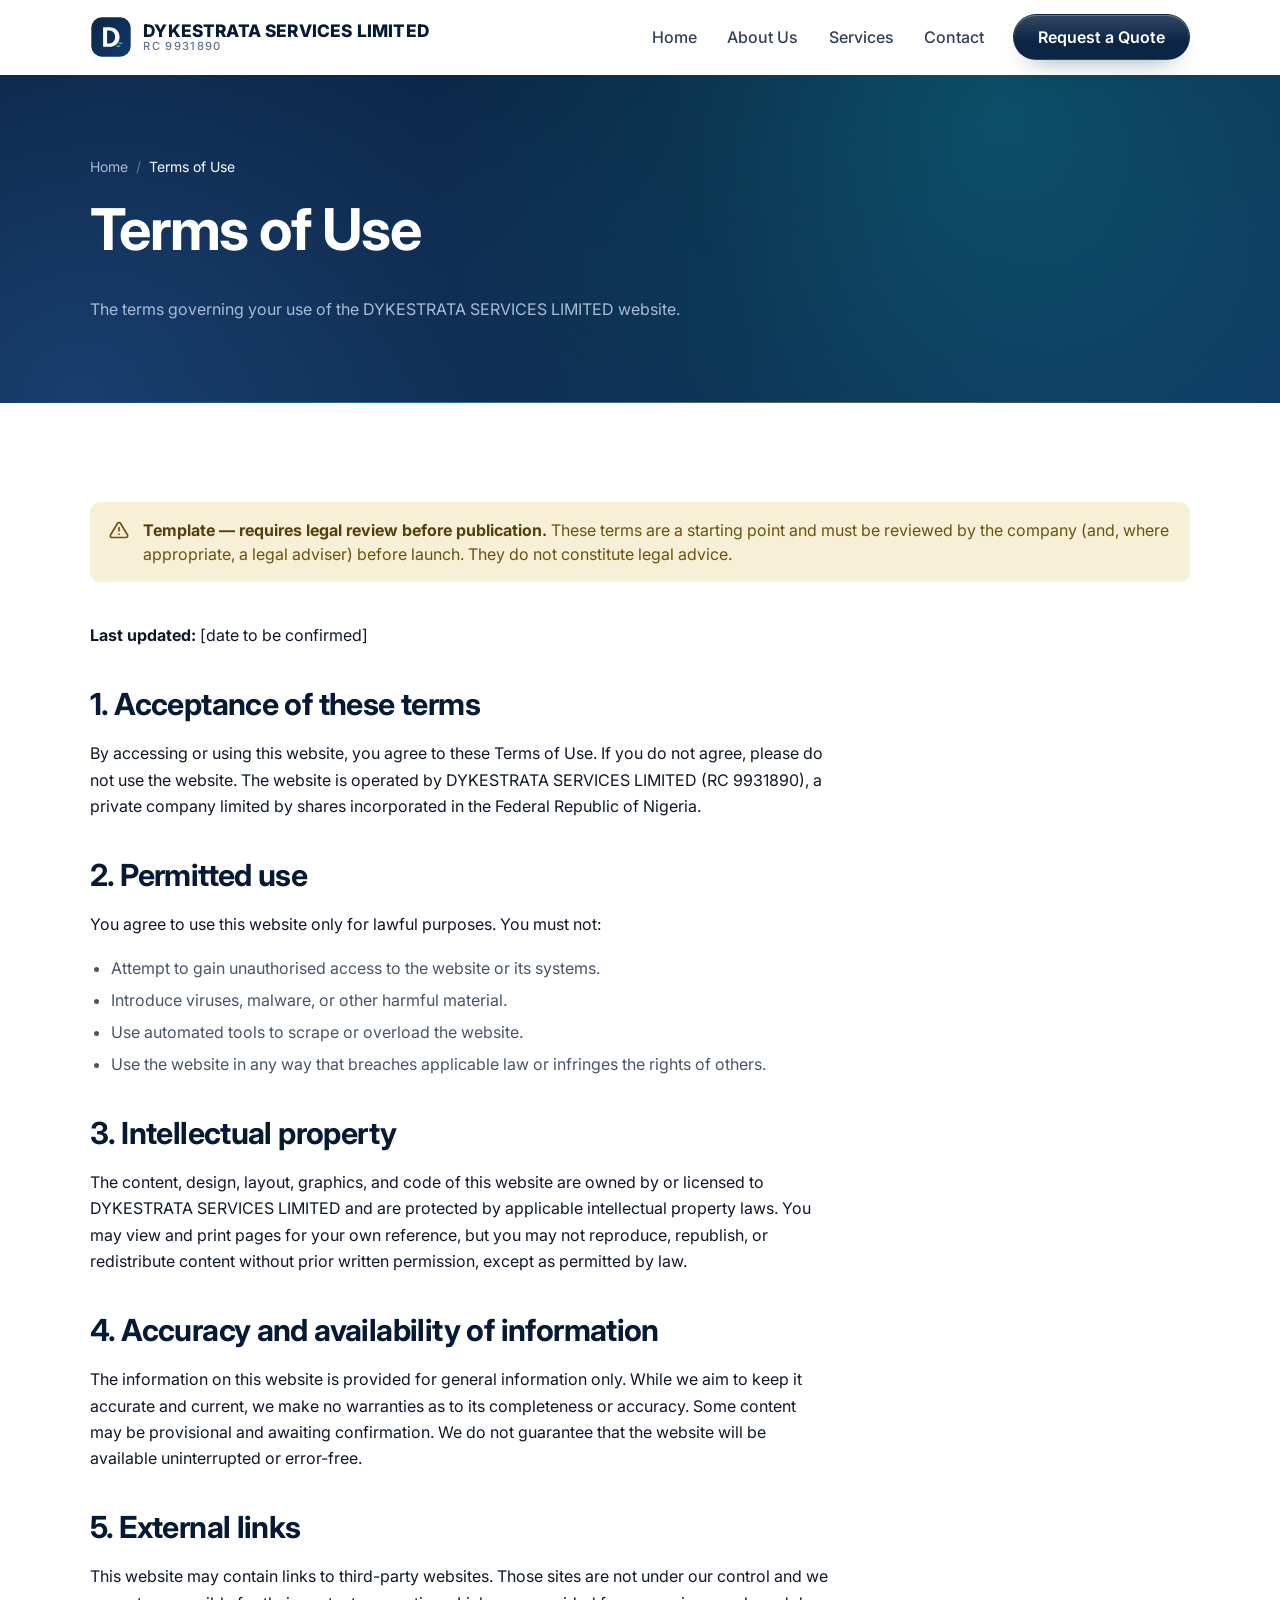
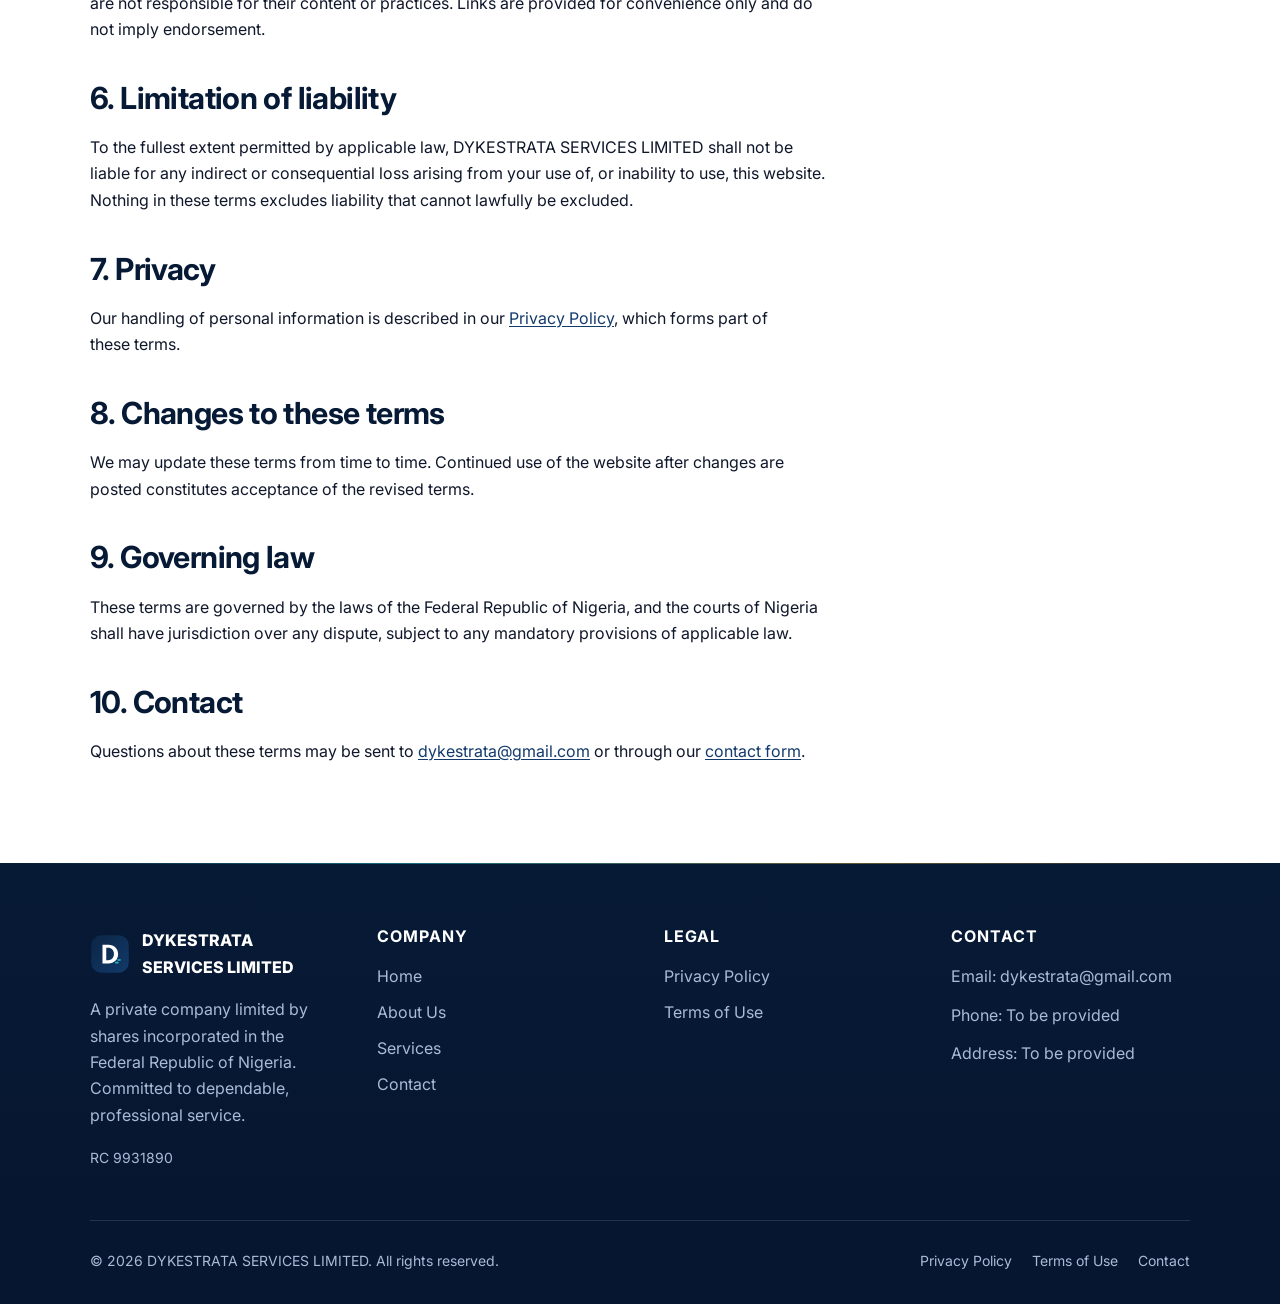
<file: terms.html>
<!DOCTYPE html>
<html lang="en-NG">
<head>
  <meta charset="utf-8">
  <meta name="viewport" content="width=device-width, initial-scale=1">
  <title>Terms of Use | DYKESTRATA SERVICES LIMITED</title>
  <meta name="description" content="Terms of Use template for the DYKESTRATA SERVICES LIMITED website, covering permitted use, intellectual property, and limitations of liability.">
  <link rel="canonical" href="https://www.dykestrata.example/terms.html">
  <meta name="theme-color" content="#0b2545">
  <meta name="robots" content="noindex,follow">

  <link rel="icon" href="/favicon.svg" type="image/svg+xml">
  <link rel="apple-touch-icon" href="/favicon.svg">
  <link rel="manifest" href="/site.webmanifest">
  <link rel="preconnect" href="https://fonts.googleapis.com">
  <link rel="preconnect" href="https://fonts.gstatic.com" crossorigin>
  <link rel="stylesheet" href="https://fonts.googleapis.com/css2?family=Inter:wght@400;500;600;700;800&display=swap">
  <link rel="stylesheet" href="assets/css/styles.css">
  <noscript><style>.reveal{opacity:1 !important;transform:none !important}</style></noscript>
</head>
<body>
  <a class="skip-link" href="#main">Skip to main content</a>

  <header class="site-header" id="site-header">
    <div class="container header-inner">
      <a class="brand" href="index.html" aria-label="DYKESTRATA SERVICES LIMITED — home">
        <img class="brand-mark" src="assets/images/logo.svg" alt="" width="42" height="42">
        <span class="brand-text">
          <span class="brand-name" data-bind="company.legalName">DYKESTRATA SERVICES LIMITED</span>
          <span class="brand-sub">RC <span data-bind="company.registrationNumber">9931890</span></span>
        </span>
      </a>
      <button class="nav-toggle" id="navToggle" type="button" aria-expanded="false" aria-controls="primaryNav" aria-label="Toggle navigation menu">
        <span class="nav-toggle-bar"></span>
      </button>
      <nav class="primary-nav" id="primaryNav" aria-label="Primary">
        <ul>
          <li><a href="index.html">Home</a></li>
          <li><a href="about.html">About Us</a></li>
          <li><a href="services.html">Services</a></li>
          <li><a href="contact.html">Contact</a></li>
        </ul>
        <a class="btn btn--primary nav-cta" href="contact.html#enquiry">Request a Quote</a>
      </nav>
    </div>
  </header>

  <main id="main">

    <section class="page-hero">
      <div class="container">
        <ol class="breadcrumb">
          <li><a href="index.html">Home</a></li>
          <li><span aria-current="page">Terms of Use</span></li>
        </ol>
        <h1>Terms of Use</h1>
        <p>The terms governing your use of the DYKESTRATA SERVICES LIMITED website.</p>
      </div>
    </section>

    <section class="section">
      <div class="container">
        <div class="notice" role="note" data-template-notice style="margin-bottom:2.5rem;">
          <svg width="20" height="20" viewBox="0 0 24 24" fill="none" stroke="currentColor" stroke-width="2" stroke-linecap="round" stroke-linejoin="round" aria-hidden="true"><path d="M12 9v4M12 17h.01"/><path d="M10.3 3.9 1.8 18a2 2 0 0 0 1.7 3h17a2 2 0 0 0 1.7-3L13.7 3.9a2 2 0 0 0-3.4 0Z"/></svg>
          <span>
            <strong>Template — requires legal review before publication.</strong>
            These terms are a starting point and must be reviewed by the company
            (and, where appropriate, a legal adviser) before launch. They do not
            constitute legal advice.
          </span>
        </div>

        <div class="prose">
          <p><strong>Last updated:</strong> <span class="is-placeholder" title="Placeholder — to be confirmed">[date to be confirmed]</span></p>

          <h2>1. Acceptance of these terms</h2>
          <p>
            By accessing or using this website, you agree to these Terms of Use.
            If you do not agree, please do not use the website. The website is
            operated by DYKESTRATA SERVICES LIMITED (RC 9931890), a private
            company limited by shares incorporated in the Federal Republic of
            Nigeria.
          </p>

          <h2>2. Permitted use</h2>
          <p>You agree to use this website only for lawful purposes. You must not:</p>
          <ul>
            <li>Attempt to gain unauthorised access to the website or its systems.</li>
            <li>Introduce viruses, malware, or other harmful material.</li>
            <li>Use automated tools to scrape or overload the website.</li>
            <li>Use the website in any way that breaches applicable law or infringes the rights of others.</li>
          </ul>

          <h2>3. Intellectual property</h2>
          <p>
            The content, design, layout, graphics, and code of this website are
            owned by or licensed to DYKESTRATA SERVICES LIMITED and are protected
            by applicable intellectual property laws. You may view and print pages
            for your own reference, but you may not reproduce, republish, or
            redistribute content without prior written permission, except as
            permitted by law.
          </p>

          <h2>4. Accuracy and availability of information</h2>
          <p>
            The information on this website is provided for general information
            only. While we aim to keep it accurate and current, we make no
            warranties as to its completeness or accuracy. Some content may be
            provisional and awaiting confirmation. We do not guarantee that the
            website will be available uninterrupted or error-free.
          </p>

          <h2>5. External links</h2>
          <p>
            This website may contain links to third-party websites. Those sites
            are not under our control and we are not responsible for their content
            or practices. Links are provided for convenience only and do not imply
            endorsement.
          </p>

          <h2>6. Limitation of liability</h2>
          <p>
            To the fullest extent permitted by applicable law, DYKESTRATA SERVICES
            LIMITED shall not be liable for any indirect or consequential loss
            arising from your use of, or inability to use, this website. Nothing
            in these terms excludes liability that cannot lawfully be excluded.
          </p>

          <h2>7. Privacy</h2>
          <p>
            Our handling of personal information is described in our
            <a href="privacy.html">Privacy Policy</a>, which forms part of these
            terms.
          </p>

          <h2>8. Changes to these terms</h2>
          <p>
            We may update these terms from time to time. Continued use of the
            website after changes are posted constitutes acceptance of the revised
            terms.
          </p>

          <h2>9. Governing law</h2>
          <p>
            These terms are governed by the laws of the Federal Republic of
            Nigeria, and the courts of Nigeria shall have jurisdiction over any
            dispute, subject to any mandatory provisions of applicable law.
          </p>

          <h2>10. Contact</h2>
          <p>
            Questions about these terms may be sent to
            <a data-bind="contact.email" data-bind-type="email" href="mailto:dykestrata@gmail.com">dykestrata@gmail.com</a>
            or through our <a href="contact.html">contact form</a>.
          </p>
        </div>
      </div>
    </section>

  </main>

  <footer class="site-footer">
    <div class="container">
      <div class="footer-grid">
        <div>
          <a class="footer-brand" href="index.html">
            <img src="assets/images/logo.svg" alt="" width="40" height="40">
            <span>DYKESTRATA SERVICES LIMITED</span>
          </a>
          <p>A private company limited by shares incorporated in the Federal Republic of Nigeria. Committed to dependable, professional service.</p>
          <p class="reg-line">RC 9931890</p>
        </div>
        <div>
          <h2>Company</h2>
          <ul class="footer-links">
            <li><a href="index.html">Home</a></li>
            <li><a href="about.html">About Us</a></li>
            <li><a href="services.html">Services</a></li>
            <li><a href="contact.html">Contact</a></li>
          </ul>
        </div>
        <div>
          <h2>Legal</h2>
          <ul class="footer-links">
            <li><a href="privacy.html">Privacy Policy</a></li>
            <li><a href="terms.html">Terms of Use</a></li>
          </ul>
        </div>
        <div>
          <h2>Contact</h2>
          <ul class="footer-contact">
            <li>Email: <a data-bind="contact.email" data-bind-type="email" href="mailto:dykestrata@gmail.com">dykestrata@gmail.com</a></li>
            <li>Phone: <span class="is-placeholder" data-bind="contact.phone" data-bind-type="phone" title="Placeholder — to be confirmed">To be provided</span></li>
            <li>Address: <span class="is-placeholder" data-bind="contact.addressLine" title="Placeholder — to be confirmed">To be provided</span></li>
          </ul>
        </div>
      </div>
      <div class="footer-legal">
        <p>&copy; <span data-year>2026</span> DYKESTRATA SERVICES LIMITED. All rights reserved.</p>
        <nav aria-label="Legal">
          <a href="privacy.html">Privacy Policy</a>
          <a href="terms.html">Terms of Use</a>
          <a href="contact.html">Contact</a>
        </nav>
      </div>
    </div>
  </footer>

  <button class="back-to-top" id="backToTop" type="button" aria-label="Back to top">
    <svg width="20" height="20" viewBox="0 0 24 24" fill="none" stroke="currentColor" stroke-width="2" stroke-linecap="round" stroke-linejoin="round" aria-hidden="true"><path d="m18 15-6-6-6 6"/></svg>
  </button>

  <script src="assets/js/config.js"></script>
  <script src="assets/js/main.js" defer></script>
</body>
</html>
</file>
<file: assets/css/styles.css>
/* =============================================================================
   DYKESTRATA SERVICES LIMITED — Design System & Stylesheet
   -----------------------------------------------------------------------------
   Brand palette is configurable via the CSS custom properties in :root.
   Edit these values (and optionally assets/js/config.js) to re-theme the site.
   ============================================================================= */

/* -----------------------------------------------------------------------------
   1. Design tokens
   -------------------------------------------------------------------------- */
:root {
  /* Brand colours */
  --navy-900: #071a35;
  --navy-800: #0b2545;
  --navy-700: #123a6b;
  --navy-600: #1b4f91;
  --navy-500: #2f6bb5;

  --slate-700: #334155;
  --slate-600: #475569;
  --slate-500: #64748b;
  --slate-400: #94a3b8;
  --slate-300: #cbd5e1;
  --slate-200: #e2e8f0;
  --slate-100: #f1f5f9;
  --slate-50: #f8fafc;

  --teal-700: #0a6169;
  --teal-600: #0e7c86;
  --teal-500: #109aa6;
  --teal-400: #2bb3bd;
  --teal-100: #d8f1f3;

  --gold-500: #c9a227;
  --gold-100: #f7efd6;

  --white: #ffffff;
  --success-bg: #e7f6ec;
  --success-fg: #1c7a3e;
  --error-bg: #fdeaea;
  --error-fg: #b3261e;

  /* Semantic tokens */
  --bg: var(--white);
  --bg-alt: var(--slate-50);
  --bg-dark: var(--navy-900);
  --text: #0f172a;
  --text-muted: var(--slate-600);
  --text-invert: #eaf1fb;
  --text-invert-muted: #a9bcd6;
  --border: var(--slate-200);
  --border-strong: var(--slate-300);

  --primary: var(--navy-800);
  --primary-hover: var(--navy-700);
  --accent: var(--teal-600);
  --accent-hover: var(--teal-700);

  /* Typography */
  --font-sans: "Inter", "Segoe UI", "Helvetica Neue", Arial, system-ui,
    -apple-system, sans-serif;
  --font-mono: ui-monospace, "SFMono-Regular", "Cascadia Code", Consolas,
    monospace;

  --fs-300: clamp(0.8rem, 0.77rem + 0.15vw, 0.875rem);
  --fs-400: clamp(0.95rem, 0.92rem + 0.15vw, 1rem);
  --fs-500: clamp(1.05rem, 1rem + 0.25vw, 1.15rem);
  --fs-600: clamp(1.2rem, 1.1rem + 0.5vw, 1.4rem);
  --fs-700: clamp(1.45rem, 1.25rem + 1vw, 1.9rem);
  --fs-800: clamp(1.8rem, 1.4rem + 2vw, 2.7rem);
  --fs-900: clamp(2.2rem, 1.6rem + 3.2vw, 3.6rem);

  --lh-tight: 1.15;
  --lh-snug: 1.35;
  --lh-normal: 1.65;

  /* Layout */
  --container: 1180px;
  --gutter: clamp(1.1rem, 4vw, 2.5rem);
  --section-y: clamp(3.5rem, 3rem + 4vw, 6.5rem);

  --radius-xs: 6px;
  --radius-sm: 10px;
  --radius: 16px;
  --radius-lg: 24px;
  --radius-pill: 999px;

  --shadow-xs: 0 1px 2px rgba(11, 37, 69, 0.06);
  --shadow-sm: 0 4px 12px rgba(11, 37, 69, 0.07);
  --shadow-md: 0 12px 30px -12px rgba(11, 37, 69, 0.18);
  --shadow-lg: 0 28px 60px -24px rgba(11, 37, 69, 0.28);

  --ring: 0 0 0 3px rgba(16, 154, 166, 0.45);
  --header-h: 74px;
  --transition: 220ms cubic-bezier(0.22, 0.61, 0.36, 1);
}

/* -----------------------------------------------------------------------------
   2. Reset
   -------------------------------------------------------------------------- */
*,
*::before,
*::after {
  box-sizing: border-box;
}

html {
  -webkit-text-size-adjust: 100%;
  scroll-behavior: smooth;
  scroll-padding-top: calc(var(--header-h) + 16px);
}

body {
  margin: 0;
  font-family: var(--font-sans);
  font-size: var(--fs-400);
  line-height: var(--lh-normal);
  color: var(--text);
  background: var(--bg);
  -webkit-font-smoothing: antialiased;
  text-rendering: optimizeLegibility;
  overflow-x: hidden;
}

body.nav-open {
  overflow: hidden;
}

img,
svg,
video {
  max-width: 100%;
  height: auto;
  display: block;
}

h1,
h2,
h3,
h4,
h5 {
  margin: 0 0 0.6em;
  font-weight: 700;
  line-height: var(--lh-tight);
  letter-spacing: -0.02em;
  color: var(--navy-900);
}

h1 {
  font-size: var(--fs-900);
}
h2 {
  font-size: var(--fs-800);
}
h3 {
  font-size: var(--fs-700);
  line-height: var(--lh-snug);
}
h4 {
  font-size: var(--fs-600);
  line-height: var(--lh-snug);
}

p {
  margin: 0 0 1.1em;
}

p:last-child {
  margin-bottom: 0;
}

a {
  color: var(--navy-700);
  text-decoration: none;
  transition: color var(--transition);
}

a:hover {
  color: var(--accent);
}

ul,
ol {
  margin: 0 0 1.1em;
  padding-left: 1.25em;
}

li + li {
  margin-top: 0.35em;
}

button {
  font: inherit;
}

:focus-visible {
  outline: 2px solid var(--teal-500);
  outline-offset: 3px;
  border-radius: 4px;
}

::selection {
  background: var(--teal-500);
  color: var(--white);
}

/* -----------------------------------------------------------------------------
   3. Layout helpers
   -------------------------------------------------------------------------- */
.container {
  width: 100%;
  max-width: var(--container);
  margin-inline: auto;
  padding-inline: var(--gutter);
}

.section {
  padding-block: var(--section-y);
}

.section--alt {
  background: var(--bg-alt);
}

.section--dark {
  background: var(--bg-dark);
  color: var(--text-invert);
}

.section--dark h1,
.section--dark h2,
.section--dark h3,
.section--dark h4 {
  color: var(--white);
}

.section--dark p,
.section--dark li {
  color: var(--text-invert-muted);
}

.section--tight {
  padding-block: clamp(2.5rem, 2rem + 3vw, 4rem);
}

.section-head {
  max-width: 720px;
  margin-bottom: clamp(2rem, 4vw, 3.25rem);
}

.section-head--center {
  margin-inline: auto;
  text-align: center;
}

.eyebrow {
  display: inline-block;
  margin-bottom: 0.85rem;
  font-size: var(--fs-300);
  font-weight: 600;
  letter-spacing: 0.14em;
  text-transform: uppercase;
  color: var(--accent);
}

.section--dark .eyebrow {
  color: var(--teal-400);
}

.lede {
  font-size: var(--fs-500);
  color: var(--text-muted);
}

.section--dark .lede {
  color: var(--text-invert-muted);
}

.grid {
  display: grid;
  gap: clamp(1.1rem, 2.5vw, 1.75rem);
}

.grid-2 {
  grid-template-columns: repeat(auto-fit, minmax(min(100%, 320px), 1fr));
}

.grid-3 {
  grid-template-columns: repeat(auto-fit, minmax(min(100%, 290px), 1fr));
}

.grid-4 {
  grid-template-columns: repeat(auto-fit, minmax(min(100%, 230px), 1fr));
}

.split {
  display: grid;
  gap: clamp(1.75rem, 4vw, 3.5rem);
  align-items: center;
}

@media (min-width: 900px) {
  .split {
    grid-template-columns: 1fr 1fr;
  }
  .split--wide-left {
    grid-template-columns: 1.15fr 0.85fr;
  }
  .split--wide-right {
    grid-template-columns: 0.85fr 1.15fr;
  }
}

/* Home page visual system, closely following the supplied Dykestrata concept. */
.home-brand { gap: .65rem; min-width: 0; }
.home-brand__mark { width: 76px; height: 76px; display: grid; place-items: center; border-right: 2px solid #173764; padding-right: 8px; }
.home-brand__mark img { width: 68px; height: 68px; object-fit: contain; }
.home-brand__wordmark { display:flex; flex-direction:column; line-height:1; color:#102e59; min-width: 225px; }
.home-brand__wordmark strong { font-size: clamp(1.45rem,2vw,2rem); letter-spacing:.015em; white-space:nowrap; }
.home-brand__wordmark strong span { color:#4f792b; }
.home-brand__wordmark small { font-size:.74rem; color:#4e762c; font-weight:700; letter-spacing:.22em; margin-top:.32rem; text-align:center; }
.home-brand__wordmark .home-brand__services { font-size:.52rem; color:#173764; letter-spacing:.34em; margin-top:.46rem; }
.site-header:has(.home-brand) { background:#fff; border:0; }
.site-header:has(.home-brand) .header-inner { max-width:none; min-height:96px; padding-inline:clamp(24px,3.5vw,64px); }
.site-header:has(.home-brand) .primary-nav { gap:clamp(1rem,2vw,2.4rem); }
.site-header:has(.home-brand) .primary-nav ul { gap:clamp(1rem,2vw,2.35rem); }
.site-header:has(.home-brand) .primary-nav a { color:#0c2852; font-size:.9rem; font-weight:600; }
.site-header:has(.home-brand) .primary-nav li:first-child a { color:#4d772c; border-bottom:2px solid #4d772c; padding-bottom:.55rem; }
.site-header:has(.home-brand) .nav-cta { background:#4e772c; border-radius:999px; padding:.9rem 1.65rem; white-space:nowrap; }
.home-hero { position:relative; isolation:isolate; height:clamp(380px,25.4vw,490px); min-height:380px; overflow:hidden; color:white; background:#071e3b; }
.home-hero__backdrop { position:absolute; inset:0 0 0 27%; z-index:-2; overflow:hidden; background:linear-gradient(90deg,#082343 0%,transparent 20%,#061a33 100%); }
.home-hero__backdrop:before { content:""; position:absolute; inset:0; z-index:2; background:linear-gradient(90deg,#061e3b 0%,rgba(7,31,59,.83) 13%,rgba(7,31,59,.12) 48%,rgba(4,19,37,.38) 100%),linear-gradient(0deg,rgba(4,20,39,.15),transparent 45%); }
.home-hero__backdrop img { height:100%; width:100%; max-width:none; object-fit:cover; object-position:center 48%; opacity:.95; }
.home-hero__content { position:relative; width:min(590px,52%); padding:clamp(28px,2vw,42px) 0 30px clamp(32px,4vw,66px); z-index:3; }
.home-hero__kicker { font-size:clamp(.57rem,.67vw,.78rem); line-height:1.5; font-weight:700; white-space:nowrap; letter-spacing:.015em; margin:0 0 1rem; }
.home-hero__kicker i { display:inline-block; height:13px; border-left:2px solid #79a632; margin:0 .65rem; vertical-align:middle; }
.home-hero h1 { color:#fff; font-size:clamp(2.55rem,3vw,3.35rem); line-height:1.02; letter-spacing:-.04em; margin:0 0 .72rem; }
.home-hero h1 span { color:#8dbb35; }
.home-hero__description { max-width:480px; color:#f3f6fa; font-size:clamp(.92rem,1vw,1rem); line-height:1.5; font-weight:500; margin-bottom:1rem; }
.home-hero .btn-row { gap:1rem; }
.home-btn { min-height:42px; font-size:.85rem; padding:.65rem 1.35rem; gap:.75rem; }
.home-btn--green { --btn-bg:#58832d; --btn-fg:#fff; border-color:#98c54d; }
.home-btn--outline { --btn-bg:rgba(5,28,55,.32); --btn-fg:#fff; --btn-border:#fff; min-width:180px; }
.home-btn--blue { --btn-bg:#fff; --btn-fg:#092957; --btn-border:#123f82; }
.home-hero__labels { position:absolute; left:75%; top:39%; display:grid; gap:2.2rem; z-index:3; }
.home-hero__labels span { background:#071a32; border:1px solid #e2edf7; color:white; border-radius:5px; padding:.22rem .55rem; font-size:.72rem; }
.home-services { min-height:98px; display:grid; grid-template-columns:repeat(5,1fr); align-items:center; background:#fff; padding:10px clamp(30px,3.7vw,66px); box-shadow:0 2px 9px rgba(8,31,61,.08); }
.home-services a { min-height:58px; display:flex; align-items:center; gap:18px; padding:0 clamp(12px,2.5vw,42px); color:#0d2a58; border-right:1px solid #ced7e2; }
.home-services a:first-child { padding-left:0; }.home-services a:last-child { border:0;padding-right:0; }
.service-symbol { flex:0 0 68px; width:68px;height:68px; display:grid;place-items:center;background:#09264f;color:white;border-radius:50%;font-size:2.8rem;font-weight:500;line-height:1;box-shadow:0 2px 5px #c4d1df; }
.service-symbol--green { color:#92bd37; }.service-symbol--red { color:#ff292e; }
.home-services span { display:grid;gap:2px; }.home-services strong { font-size:.79rem;white-space:nowrap; }.home-services small { color:#385176;font-size:.76rem;white-space:nowrap; }
.home-panels { display:grid;grid-template-columns:45% 55%;min-height:265px; }
.home-panels h2 { margin:.35rem 0 .7rem;font-size:clamp(1.5rem,1.7vw,1.9rem);line-height:1.1; }
.home-panels p { font-size:.92rem;line-height:1.55;margin-bottom:1rem;max-width:430px; }
.home-approach { position:relative;display:grid;grid-template-columns:1.15fr .85fr;align-items:center;gap:2.3rem;background-color:#07264a;color:white;padding:26px clamp(30px,4.5vw,78px);overflow:hidden; }
.home-approach:before { content:"";position:absolute;inset:0;opacity:.12;background:repeating-radial-gradient(ellipse at 8% 55%,transparent 0 37px,#7096b9 38px 39px,transparent 40px 63px);pointer-events:none; }
.home-approach>* { position:relative; }.home-approach h2 { color:white; }.home-approach p { color:#e0e9f3; }
.home-eyebrow { color:#9dc72c;font-size:.72rem;letter-spacing:.06em;font-weight:700; }
.home-approach ul { list-style:none;padding:0;margin:0;font-size:.84rem;font-weight:600; }
.home-approach li { margin:.47rem 0; }.home-approach li:before { content:"✓";display:inline-grid;place-items:center;width:17px;height:17px;border-radius:50%;background:#7db32d;color:#062348;margin-right:12px;font-weight:900; }
.home-industries { display:grid;grid-template-columns:.9fr 1.1fr;align-items:center;gap:clamp(20px,3vw,52px);background:#f1f5f8;padding:20px clamp(30px,4.5vw,78px); }
.home-industry-intro { border-right:1px solid #cbd6e1;padding-right:clamp(18px,3vw,48px); }
.home-industry-intro h2 { color:#0c2c63;max-width:340px; }.home-industry-intro p { color:#314e75; }
.industry-list { list-style:none;padding:0;margin:0; }.industry-list li { display:grid;grid-template-columns:54px 1fr 12px;align-items:center;gap:12px;min-height:54px;border-bottom:1px solid #d7e0e9;color:#0c2d61;font-size:.82rem; }
.industry-list li:last-child { border:0; }.industry-list li>span { width:48px;height:48px;display:grid;place-items:center;border-radius:50%;background:#d9e6ee;font-size:1.5rem;overflow:hidden; }.industry-list li>b { font-weight:700; }.industry-list small { display:block;color:#405b7e;font-size:.75rem;font-weight:400; }.industry-list li>i { font-size:1.25rem;font-style:normal; }
.home-signoff { min-height:59px;display:flex;align-items:center;justify-content:center;gap:20px;flex-wrap:wrap;padding:9px 20px 12px;color:#153566;position:relative;background:linear-gradient(176deg,#f1f5f8 0%,white 48%,white 100%);text-align:center; }
.home-signoff span { width:62px;height:1px;background:#5e8b35; }.home-signoff b { font-size:.7rem;letter-spacing:.3em; }.home-signoff small { flex-basis:100%;font-size:.55rem;letter-spacing:.42em;color:#4d6d9b;margin-top:-10px; }
.home-more { padding-top:5rem; }
@media(max-width:1100px) { .site-header:has(.home-brand) .header-inner { padding-inline:20px; }.home-brand__wordmark{min-width:185px}.home-brand__wordmark strong{font-size:1.45rem}.site-header:has(.home-brand) .primary-nav,.site-header:has(.home-brand) .primary-nav ul{gap:.9rem}.site-header:has(.home-brand) .primary-nav a{font-size:.78rem}.home-services{padding-inline:25px}.home-services a{padding-inline:14px;gap:10px}.service-symbol{flex-basis:52px;width:52px;height:52px;font-size:2.2rem} }
@media(max-width:780px) { .home-brand__mark{width:56px;height:56px}.home-brand__mark img{width:50px;height:50px}.home-brand__wordmark{min-width:150px}.home-brand__wordmark strong{font-size:1.2rem}.home-brand__wordmark small{font-size:.57rem}.home-brand__wordmark .home-brand__services{font-size:.42rem}.site-header:has(.home-brand) .header-inner{min-height:72px}.site-header:has(.home-brand) .primary-nav{background:#fff}.home-hero{height:auto;min-height:480px}.home-hero__backdrop{inset:0}.home-hero__backdrop:before{background:linear-gradient(90deg,rgba(4,24,48,.96),rgba(4,24,48,.72)),linear-gradient(0deg,rgba(4,24,48,.2),transparent)}.home-hero__content{width:100%;max-width:600px;padding:34px 24px 40px}.home-hero__kicker{white-space:normal;font-size:.62rem}.home-hero h1{font-size:clamp(2.45rem,9vw,3.3rem)}.home-hero__description{font-size:.93rem}.home-hero__labels{display:none}.home-services{grid-template-columns:1fr 1fr;padding:14px 22px}.home-services a{padding:10px 8px;border-right:0;border-bottom:1px solid #dce3ea}.home-services a:last-child{grid-column:1/-1}.service-symbol{flex-basis:48px;width:48px;height:48px;font-size:2rem}.home-services strong{font-size:.67rem}.home-services small{font-size:.65rem}.home-panels{grid-template-columns:1fr}.home-approach{padding:28px 24px;gap:12px}.home-industries{grid-template-columns:1fr;padding:26px 24px}.home-industry-intro{border-right:0;border-bottom:1px solid #cbd6e1;padding:0 0 22px}.home-signoff small{font-size:.48rem;letter-spacing:.2em}.home-more{padding-top:3rem} }
@media(max-width:420px) { .home-approach{grid-template-columns:1fr}.home-approach ul{columns:2}.home-hero .btn-row{gap:.55rem}.home-btn{padding-inline:1rem;font-size:.78rem;min-width:0} }

/* Reference-image artwork is used as a responsive visual layer; live text and
   links remain in the document for accessibility and interaction. */
@media (min-width:781px) {
  .home-brand { width:clamp(300px,21.83vw,365px); }
  .home-hero { height:25.36vw; min-height:380px; max-height:490px; }
  .home-hero__backdrop { left:37.08%; right:0; }
  .home-hero__backdrop:before { background:linear-gradient(90deg,#061e3b 0%,rgba(7,31,59,.83) 6%,rgba(7,31,59,.12) 25%,rgba(4,19,37,.12) 100%); }
  .home-hero__labels { display:none; }
  .home-services { min-height:110px; padding-block:12px; background:#fff; }
  .home-panels { min-height:320px; background:none; }
  .home-approach { background-color:#07264a; }
  .home-industries { background-color:#f1f5f8; }
  .home-signoff { min-height:3.53vw; background:url("../images/home-signoff-reference.png") center/100% 100% no-repeat; }
  .home-signoff > * { opacity:0; }
}
@media(max-width:780px) {
  .home-brand { width:min(235px,62vw); }
  .home-hero__backdrop img { object-position:62% center; }
  .home-services { background-image:none; }
  .home-services a { color:#0d2a58; }
  .home-services a * { opacity:1; }
  .home-panels { min-height:0; background:none; }
  .home-approach { background-color:#07264a; }
  .home-approach > *, .home-industries > * { opacity:1; }
  .home-signoff { min-height:59px; background:linear-gradient(176deg,#f1f5f8 0%,white 48%,white 100%); }
  .home-signoff > * { opacity:1; }
}

@media (min-width:781px) and (max-width:1200px) {
  .home-services {
    min-height:0;
    grid-template-columns:repeat(5,minmax(190px,1fr));
    gap:0 14px;
    padding:16px 28px;
    background-image:none;
    overflow-x:auto;
    scrollbar-width:thin;
  }
  .home-services a {
    min-height:82px;
    padding:8px 10px;
    border-right:0;
    border-bottom:1px solid #dce3ea;
    color:#0d2a58;
  }
  .home-services a * { opacity:1; }
  .home-services strong { font-size:.72rem; }
  .home-services small { font-size:.7rem; }
  .service-symbol { flex-basis:56px;width:56px;height:56px;font-size:2.25rem; }
  .home-panels { min-height:0;background:none; }
  .home-approach,.home-industries { min-height:300px;padding:28px clamp(24px,3vw,40px); }
  .home-approach > *, .home-industries > * { opacity:1; }
  .home-industries { gap:22px; }
  .home-industry-intro { padding-right:20px; }
  .home-signoff { min-height:70px;background-size:100% 100%; }
  .home-signoff > * { opacity:1; }
}
@media (min-width:781px) and (max-width:1024px) {
  .home-panels { grid-template-columns:1fr; }
  .home-approach,.home-industries { min-height:270px; }
}
@media (min-width:1201px) {
  .home-panels { min-height:320px; }
  .home-approach,.home-industries { padding-block:32px; }
  .home-approach { gap:clamp(24px,3vw,52px); }
  .home-industries { gap:clamp(28px,3vw,52px); }
}
@media (min-width:1201px) {
  .home-services { padding-inline:clamp(28px,3.2vw,54px); }
  .home-services a { gap:14px;padding-inline:clamp(8px,1vw,18px); }
  .home-services strong { font-size:.84rem; }
  .home-services small { font-size:.78rem; }
}
@media (min-width:1201px) and (max-width:1450px) {
  .home-services { grid-template-columns:repeat(5,minmax(190px,1fr));overflow-x:auto;scrollbar-width:thin; }
  .home-services a { min-height:74px; }
}

/* Keep the homepage in its mobile layout wherever the navigation becomes a menu. */
@media (max-width:940px) {
  .site-header:has(.home-brand) { --header-h:72px; }
  .site-header:has(.home-brand) .header-inner { min-height:72px; }
  .home-brand { width:min(235px,62vw); }
  .home-brand__mark { width:56px;height:56px; }
  .home-brand__mark img { width:50px;height:50px; }
  .home-brand__wordmark { min-width:150px; }
  .home-brand__wordmark strong { font-size:1.2rem; }
  .home-brand__wordmark small { font-size:.57rem;letter-spacing:.16em; }
  .home-hero { height:auto;min-height:480px; }
  .home-hero__backdrop { inset:0; }
  .home-hero__backdrop:before { background:linear-gradient(90deg,rgba(4,24,48,.96),rgba(4,24,48,.72)),linear-gradient(0deg,rgba(4,24,48,.2),transparent); }
  .home-hero__backdrop img { object-position:62% center; }
  .home-hero__content { width:100%;max-width:600px;padding:34px 24px 40px; }
  .home-hero__kicker { white-space:normal;font-size:.62rem; }
  .home-hero h1 { font-size:clamp(2.45rem,9vw,3.3rem); }
  .home-hero__description { font-size:.93rem; }
  .home-hero__labels { display:none; }
  .home-services { min-height:0;grid-template-columns:repeat(5,minmax(190px,1fr));padding:14px 22px;background-image:none;overflow-x:auto;scrollbar-width:thin; }
  .home-services a { min-height:68px;padding:10px 8px;border:0;border-bottom:1px solid #dce3ea;color:#0d2a58; }
  .home-services a * { opacity:1; }
  .home-services a:last-child { grid-column:auto; }
  .service-symbol { flex-basis:58px;width:58px;height:58px;font-size:2.35rem; }
  .home-services a { gap:16px; }
  .home-services strong { font-size:.82rem; }
  .home-services small { font-size:.76rem; }
  .home-panels { grid-template-columns:1fr;min-height:0;background:none; }
  .home-approach { background-color:#07264a; }
  .home-industries { background-color:#f1f5f8; }
  .home-approach > *, .home-industries > * { opacity:1; }
  .home-signoff { min-height:59px;background:linear-gradient(176deg,#f1f5f8 0%,white 48%,white 100%); }
  .home-signoff > * { opacity:1; }
  .home-signoff small { font-size:.48rem;letter-spacing:.2em; }
  .home-more { padding-top:3rem; }
}
@media (max-width:600px) {
  .home-services { grid-template-columns:repeat(5,minmax(190px,1fr)); }
  .home-services a,.home-services a:last-child { grid-column:auto;min-height:86px;padding:12px 10px; }
  .service-symbol { flex-basis:64px;width:64px;height:64px;font-size:2.55rem; }
  .home-services strong { font-size:.86rem; }
  .home-services small { font-size:.78rem; }
  .home-services strong,.home-services small { white-space:normal; }
  .home-approach { grid-template-columns:1fr; }
  .home-approach ul { display:grid;grid-template-columns:1fr 1fr;gap:0 12px; }
  .home-approach li { font-size:.78rem; }
  .home-industries { padding:26px 24px; }
  .home-industry-intro { border-right:0;border-bottom:1px solid #cbd6e1;padding:0 0 22px; }
}
@media (min-width:941px) and (max-width:1024px) {
  .home-brand { width:250px; }
  .site-header:has(.home-brand) .primary-nav,.site-header:has(.home-brand) .primary-nav ul { gap:.55rem; }
  .site-header:has(.home-brand) .nav-cta { padding:.8rem 1rem; }
}

.stack-sm > * + * {
  margin-top: 0.5rem;
}
.stack > * + * {
  margin-top: 1rem;
}
.stack-lg > * + * {
  margin-top: 1.75rem;
}

.text-center {
  text-align: center;
}

/* -----------------------------------------------------------------------------
   4. Buttons
   -------------------------------------------------------------------------- */
.btn {
  --btn-bg: var(--primary);
  --btn-fg: var(--white);
  --btn-border: transparent;
  display: inline-flex;
  align-items: center;
  justify-content: center;
  gap: 0.55rem;
  padding: 0.8rem 1.5rem;
  min-height: 46px;
  border: 1.5px solid var(--btn-border);
  border-radius: var(--radius-pill);
  background: var(--btn-bg);
  color: var(--btn-fg);
  font-size: var(--fs-400);
  font-weight: 600;
  line-height: 1;
  text-align: center;
  cursor: pointer;
  transition: transform var(--transition), background var(--transition),
    color var(--transition), box-shadow var(--transition),
    border-color var(--transition);
}

.btn:hover {
  color: var(--btn-fg);
  transform: translateY(-2px);
  box-shadow: var(--shadow-md);
}

.btn:active {
  transform: translateY(0);
}

.btn:focus-visible {
  outline: 2px solid var(--teal-400);
  outline-offset: 3px;
}

.btn--primary {
  --btn-bg: var(--primary);
  --btn-fg: var(--white);
}
.btn--primary:hover {
  --btn-bg: var(--primary-hover);
}

.btn--accent {
  --btn-bg: var(--accent);
  --btn-fg: var(--white);
}
.btn--accent:hover {
  --btn-bg: var(--accent-hover);
}

.btn--ghost {
  --btn-bg: transparent;
  --btn-fg: var(--navy-800);
  --btn-border: var(--border-strong);
}
.btn--ghost:hover {
  --btn-bg: var(--navy-800);
  --btn-fg: var(--white);
  --btn-border: var(--navy-800);
}

.btn--on-dark {
  --btn-bg: var(--white);
  --btn-fg: var(--navy-900);
}
.btn--on-dark:hover {
  --btn-bg: var(--teal-400);
  --btn-fg: var(--navy-900);
}

.btn--outline-light {
  --btn-bg: transparent;
  --btn-fg: var(--white);
  --btn-border: rgba(255, 255, 255, 0.4);
}
.btn--outline-light:hover {
  --btn-bg: rgba(255, 255, 255, 0.12);
  --btn-fg: var(--white);
  --btn-border: var(--white);
}

.btn--lg {
  padding: 1rem 1.9rem;
  min-height: 54px;
  font-size: var(--fs-500);
}

.btn--block {
  width: 100%;
}

.btn[disabled],
.btn.is-loading {
  opacity: 0.65;
  cursor: not-allowed;
  transform: none;
  box-shadow: none;
}

.btn-row {
  display: flex;
  flex-wrap: wrap;
  gap: 0.9rem;
}

.text-link {
  display: inline-flex;
  align-items: center;
  gap: 0.4rem;
  font-weight: 600;
  color: var(--accent);
}

.text-link::after {
  content: "\2192";
  transition: transform var(--transition);
}

.text-link:hover::after {
  transform: translateX(4px);
}

.section--dark .text-link {
  color: var(--teal-400);
}

/* -----------------------------------------------------------------------------
   5. Skip link
   -------------------------------------------------------------------------- */
.skip-link {
  position: absolute;
  left: 50%;
  top: -100px;
  transform: translateX(-50%);
  z-index: 200;
  padding: 0.7rem 1.2rem;
  background: var(--navy-900);
  color: var(--white);
  border-radius: 0 0 var(--radius-sm) var(--radius-sm);
  font-weight: 600;
  transition: top var(--transition);
}

.skip-link:focus {
  top: 0;
  color: var(--white);
}

/* -----------------------------------------------------------------------------
   6. Header & navigation
   -------------------------------------------------------------------------- */
.site-header {
  position: sticky;
  top: 0;
  z-index: 100;
  background: rgba(255, 255, 255, 0.92);
  backdrop-filter: saturate(180%) blur(12px);
  border-bottom: 1px solid transparent;
  transition: border-color var(--transition), box-shadow var(--transition),
    background var(--transition);
}

.site-header.is-scrolled {
  border-bottom-color: var(--border);
  box-shadow: var(--shadow-xs);
  background: rgba(255, 255, 255, 0.97);
}

.header-inner {
  display: flex;
  align-items: center;
  justify-content: space-between;
  gap: 1rem;
  min-height: var(--header-h);
}

.brand {
  display: inline-flex;
  align-items: center;
  gap: 0.7rem;
  color: var(--navy-900);
  flex-shrink: 0;
}

.brand:hover {
  color: var(--navy-900);
}

.brand-mark {
  width: 42px;
  height: 42px;
  flex-shrink: 0;
}

.brand-text {
  display: flex;
  flex-direction: column;
  line-height: 1.1;
}

.brand-name {
  font-size: clamp(0.95rem, 2.4vw, 1.08rem);
  font-weight: 800;
  letter-spacing: 0.01em;
}

.brand-sub {
  font-size: 0.7rem;
  font-weight: 500;
  letter-spacing: 0.12em;
  text-transform: uppercase;
  color: var(--slate-500);
}

.primary-nav {
  display: flex;
  align-items: center;
  gap: 0.35rem;
}

.primary-nav ul {
  display: flex;
  align-items: center;
  gap: 0.2rem;
  margin: 0;
  padding: 0;
  list-style: none;
}

.primary-nav li + li {
  margin-top: 0;
}

.primary-nav a:not(.btn) {
  display: inline-block;
  padding: 0.55rem 0.85rem;
  border-radius: var(--radius-sm);
  font-size: var(--fs-400);
  font-weight: 500;
  color: var(--slate-700);
}

.primary-nav a:not(.btn):hover {
  color: var(--navy-900);
  background: var(--slate-100);
}

.primary-nav a[aria-current="page"] {
  color: var(--navy-900);
  font-weight: 700;
}

.primary-nav .nav-cta {
  margin-left: 0.6rem;
}

.nav-toggle {
  display: none;
  width: 46px;
  height: 46px;
  padding: 0;
  border: 1px solid var(--border);
  border-radius: var(--radius-sm);
  background: var(--white);
  cursor: pointer;
  align-items: center;
  justify-content: center;
}

.nav-toggle-bar,
.nav-toggle-bar::before,
.nav-toggle-bar::after {
  display: block;
  width: 20px;
  height: 2px;
  border-radius: 2px;
  background: var(--navy-800);
  transition: transform var(--transition), opacity var(--transition);
}

.nav-toggle-bar::before,
.nav-toggle-bar::after {
  content: "";
  position: absolute;
}

.nav-toggle-bar::before {
  transform: translateY(-6px);
}
.nav-toggle-bar::after {
  transform: translateY(6px);
}

.nav-toggle[aria-expanded="true"] .nav-toggle-bar {
  background: transparent;
}
.nav-toggle[aria-expanded="true"] .nav-toggle-bar::before {
  transform: rotate(45deg);
}
.nav-toggle[aria-expanded="true"] .nav-toggle-bar::after {
  transform: rotate(-45deg);
}

@media (max-width: 940px) {
  .nav-toggle {
    display: inline-flex;
    position: relative;
  }

  .primary-nav {
    position: fixed;
    inset: var(--header-h) 0 auto 0;
    flex-direction: column;
    align-items: stretch;
    gap: 0.35rem;
    padding: 1.25rem var(--gutter) 2rem;
    background: var(--white);
    border-bottom: 1px solid var(--border);
    box-shadow: var(--shadow-lg);
    max-height: calc(100dvh - var(--header-h));
    overflow-y: auto;
    transform: translateY(-12px);
    opacity: 0;
    visibility: hidden;
    transition: transform var(--transition), opacity var(--transition),
      visibility var(--transition);
  }

  .primary-nav.is-open {
    transform: translateY(0);
    opacity: 1;
    visibility: visible;
  }

  .primary-nav ul {
    flex-direction: column;
    align-items: stretch;
    gap: 0.15rem;
  }

  .primary-nav a:not(.btn) {
    padding: 0.85rem 0.9rem;
    font-size: var(--fs-500);
    border-bottom: 1px solid var(--slate-100);
    border-radius: 0;
  }

  .primary-nav a:not(.btn):hover {
    background: transparent;
    color: var(--accent);
  }

  .primary-nav .nav-cta {
    margin: 0.9rem 0 0;
  }
}

/* -----------------------------------------------------------------------------
   7. Hero (+ service slider)
   -------------------------------------------------------------------------- */
.visually-hidden {
  position: absolute !important;
  width: 1px;
  height: 1px;
  padding: 0;
  margin: -1px;
  overflow: hidden;
  clip: rect(0 0 0 0);
  clip-path: inset(50%);
  white-space: nowrap;
  border: 0;
}

.hero {
  position: relative;
  overflow: hidden;
  background: linear-gradient(160deg, var(--navy-900) 0%, var(--navy-800) 55%, var(--navy-700) 100%);
  color: var(--text-invert);
  padding-block: clamp(3.5rem, 3rem + 6vw, 7rem);
}

.hero::before {
  content: "";
  position: absolute;
  inset: 0;
  background-image: radial-gradient(
      circle at 82% 12%,
      rgba(16, 154, 166, 0.35),
      transparent 45%
    ),
    radial-gradient(circle at 12% 88%, rgba(47, 107, 181, 0.4), transparent 42%);
  pointer-events: none;
}

/* Fine engineering grid + top gold hairline */
.hero::after {
  content: "";
  position: absolute;
  inset: 0;
  background-image: linear-gradient(
      to right,
      rgba(255, 255, 255, 0.045) 1px,
      transparent 1px
    ),
    linear-gradient(to bottom, rgba(255, 255, 255, 0.045) 1px, transparent 1px);
  background-size: 72px 72px;
  -webkit-mask-image: radial-gradient(ellipse 80% 70% at 50% 40%, #000 35%, transparent 100%);
  mask-image: radial-gradient(ellipse 80% 70% at 50% 40%, #000 35%, transparent 100%);
  pointer-events: none;
}

.hero .container {
  position: relative;
  z-index: 1;
}

.hero-slider {
  --hero-interval: 6500ms;
  display: grid;
  gap: clamp(1.5rem, 3vw, 2.4rem);
}

.hero-grid {
  display: grid;
  gap: clamp(2rem, 5vw, 3.5rem);
  align-items: center;
}

@media (min-width: 960px) {
  .hero-grid {
    grid-template-columns: 1.05fr 0.95fr;
  }
}

.hero h1,
.hero h2 {
  color: var(--white);
  margin-bottom: 0.5em;
  letter-spacing: -0.022em;
  text-wrap: balance;
}

.hero .lede {
  color: var(--text-invert-muted);
  max-width: 46ch;
}

.hero .btn-row {
  margin-top: 1.75rem;
}

/* --- Slide stacking ------------------------------------------------------ */
.hero-copy {
  position: relative;
  min-width: 0;
}

.hero-slides {
  display: grid;
  min-width: 0;
}

.hero-slide {
  grid-area: 1 / 1;
  opacity: 0;
  visibility: hidden;
  transform: translateY(20px);
  transition: opacity 700ms ease, transform 700ms ease, visibility 700ms;
  will-change: opacity, transform;
}

.hero-slide.is-active {
  opacity: 1;
  visibility: visible;
  transform: none;
}

.hero-visuals {
  position: relative;
  display: grid;
  min-width: 0;
}

.hero-slide-visual {
  grid-area: 1 / 1;
  margin: 0;
  opacity: 0;
  visibility: hidden;
  transform: scale(0.975);
  transition: opacity 800ms ease, transform 800ms ease, visibility 800ms;
}

.hero-slide-visual.is-active {
  opacity: 1;
  visibility: visible;
  transform: none;
}

.hero-visual {
  border-radius: var(--radius-lg);
  overflow: hidden;
  box-shadow: var(--shadow-lg);
  border: 1px solid rgba(255, 255, 255, 0.14);
  background: rgba(7, 26, 53, 0.45);
}

/* --- Controls ------------------------------------------------------------ */
.hero-controls {
  display: flex;
  align-items: center;
  flex-wrap: wrap;
  gap: 0.65rem;
}

.hero-arrow,
.hero-playtoggle {
  display: inline-flex;
  align-items: center;
  justify-content: center;
  width: 46px;
  height: 46px;
  padding: 0;
  border-radius: 50%;
  border: 1px solid rgba(255, 255, 255, 0.26);
  background: rgba(255, 255, 255, 0.08);
  color: var(--white);
  cursor: pointer;
  backdrop-filter: blur(8px);
  transition: background var(--transition), border-color var(--transition),
    transform var(--transition), color var(--transition);
}

.hero-arrow svg,
.hero-playtoggle svg {
  width: 20px;
  height: 20px;
}

.hero-arrow:hover,
.hero-playtoggle:hover {
  background: rgba(255, 255, 255, 0.18);
  border-color: rgba(255, 255, 255, 0.5);
  transform: translateY(-2px);
}

.hero-arrow:focus-visible,
.hero-playtoggle:focus-visible,
.hero-dot:focus-visible {
  outline: 2px solid var(--teal-400);
  outline-offset: 3px;
}

.hero-playtoggle {
  margin-left: auto;
}

.hero-playtoggle[hidden] {
  display: none !important;
}

.hero-playtoggle .icon-play {
  display: none;
}

.hero-playtoggle.is-paused .icon-play {
  display: block;
}

.hero-playtoggle.is-paused .icon-pause {
  display: none;
}

.hero-dots {
  display: flex;
  align-items: center;
  gap: 0.45rem;
  margin-inline: 0.35rem;
}

.hero-dot {
  position: relative;
  width: 30px;
  height: 6px;
  padding: 0;
  border: 0;
  border-radius: var(--radius-pill);
  background: rgba(255, 255, 255, 0.24);
  overflow: hidden;
  cursor: pointer;
  transition: width 350ms cubic-bezier(0.22, 0.61, 0.36, 1),
    background 350ms ease;
}

.hero-dot:hover {
  background: rgba(255, 255, 255, 0.42);
}

.hero-dot.is-active {
  width: 76px;
  background: rgba(255, 255, 255, 0.28);
}

.hero-dot__bar {
  position: absolute;
  inset: 0 auto 0 0;
  width: 0;
  border-radius: inherit;
  background: linear-gradient(90deg, var(--teal-400), var(--gold-500));
}

.hero-dot.is-active .hero-dot__bar {
  animation: heroProgress var(--hero-interval) linear forwards;
}

.hero-slider.is-paused .hero-dot.is-active .hero-dot__bar,
.hero-slider.is-off .hero-dot.is-active .hero-dot__bar {
  animation-play-state: paused;
}

@keyframes heroProgress {
  from {
    width: 0;
  }
  to {
    width: 100%;
  }
}

/* -----------------------------------------------------------------------------
   8. Notice / banner
   -------------------------------------------------------------------------- */
.notice {
  display: flex;
  align-items: flex-start;
  gap: 0.85rem;
  padding: 0.95rem 1.15rem;
  border-radius: var(--radius-sm);
  border: 1px solid var(--gold-100);
  background: var(--gold-100);
  color: #6b520d;
  font-size: var(--fs-400);
  line-height: 1.5;
}

.notice strong {
  color: #55400a;
}

.notice svg {
  flex-shrink: 0;
  margin-top: 2px;
}

.notice--info {
  border-color: var(--teal-100);
  background: var(--teal-100);
  color: var(--teal-700);
}
.notice--info strong {
  color: var(--teal-700);
}

/* -----------------------------------------------------------------------------
   9. Cards
   -------------------------------------------------------------------------- */
.card {
  position: relative;
  display: flex;
  flex-direction: column;
  padding: clamp(1.4rem, 2.5vw, 1.9rem);
  background: var(--white);
  border: 1px solid var(--border);
  border-radius: var(--radius);
  box-shadow: var(--shadow-xs);
  transition: transform var(--transition), box-shadow var(--transition),
    border-color var(--transition);
}

.card--interactive:hover {
  transform: translateY(-4px);
  box-shadow: var(--shadow-md);
  border-color: var(--slate-300);
}

.home-more .service-card__image {
  width: auto;
  aspect-ratio: 16 / 10;
  margin: calc(0rem - clamp(1.4rem, 2.5vw, 1.9rem)) calc(0rem - clamp(1.4rem, 2.5vw, 1.9rem)) 1.25rem;
  overflow: hidden;
  border-radius: var(--radius) var(--radius) 0 0;
  background: var(--navy-800);
}

.home-more .service-card__image img {
  width: 100%;
  height: 100%;
  object-fit: cover;
  transition: transform 450ms cubic-bezier(0.22, 0.61, 0.36, 1);
}

.home-more .card--interactive:hover .service-card__image img {
  transform: scale(1.04);
}

.card h3 {
  margin-bottom: 0.5rem;
  font-size: var(--fs-600);
}

.card p {
  color: var(--text-muted);
}

.card .text-link {
  margin-top: auto;
  padding-top: 1rem;
}

.card-icon {
  display: inline-flex;
  align-items: center;
  justify-content: center;
  width: 52px;
  height: 52px;
  margin-bottom: 1.1rem;
  border-radius: var(--radius-sm);
  background: linear-gradient(140deg, var(--navy-800), var(--navy-600));
  color: var(--white);
}

.card-icon svg {
  width: 26px;
  height: 26px;
}

.card--accent .card-icon {
  background: linear-gradient(140deg, var(--teal-600), var(--teal-400));
}

.value-num {
  font-size: var(--fs-600);
  font-weight: 800;
  color: var(--teal-400);
  font-variant-numeric: tabular-nums;
}

.card-badge {
  position: absolute;
  top: 1rem;
  right: 1rem;
  padding: 0.28rem 0.6rem;
  border-radius: var(--radius-pill);
  background: var(--gold-100);
  color: #6b520d;
  font-size: 0.68rem;
  font-weight: 700;
  letter-spacing: 0.05em;
  text-transform: uppercase;
}

/* Placeholder service card (awaiting confirmed content) */
.card--placeholder {
  border-style: dashed;
  background: repeating-linear-gradient(
    -45deg,
    var(--white),
    var(--white) 12px,
    var(--slate-50) 12px,
    var(--slate-50) 24px
  );
}

.card--placeholder .card-icon {
  background: var(--slate-200);
  color: var(--slate-500);
}

.card--placeholder p {
  color: var(--slate-500);
  font-style: italic;
}

/* -----------------------------------------------------------------------------
   10. Feature list / check list
   -------------------------------------------------------------------------- */
.check-list {
  list-style: none;
  margin: 0;
  padding: 0;
}

.check-list li {
  position: relative;
  padding-left: 2rem;
  color: var(--text-muted);
}

.check-list li + li {
  margin-top: 0.85rem;
}

.check-list li::before {
  content: "";
  position: absolute;
  left: 0;
  top: 0.15em;
  width: 1.2rem;
  height: 1.2rem;
  border-radius: 50%;
  background: var(--teal-100) url("data:image/svg+xml,%3Csvg xmlns='http://www.w3.org/2000/svg' viewBox='0 0 24 24' fill='none' stroke='%230e7c86' stroke-width='3' stroke-linecap='round' stroke-linejoin='round'%3E%3Cpath d='M20 6 9 17l-5-5'/%3E%3C/svg%3E")
    center / 0.75rem no-repeat;
}

.section--dark .check-list li {
  color: var(--text-invert-muted);
}

/* -----------------------------------------------------------------------------
   11. Stats strip
   -------------------------------------------------------------------------- */
.stats {
  display: grid;
  gap: 1.25rem;
  grid-template-columns: repeat(auto-fit, minmax(min(100%, 200px), 1fr));
}

.stat {
  padding: 1.5rem;
  border-radius: var(--radius);
  background: var(--white);
  border: 1px solid var(--border);
  text-align: center;
}

.stat strong {
  display: block;
  font-size: var(--fs-700);
  color: var(--navy-800);
}

.stat span {
  font-size: var(--fs-300);
  color: var(--text-muted);
}

/* -----------------------------------------------------------------------------
   12. CTA band
   -------------------------------------------------------------------------- */
.cta-band {
  position: relative;
  overflow: hidden;
  border-radius: var(--radius-lg);
  padding: clamp(2rem, 4vw, 3.5rem);
  background: linear-gradient(135deg, var(--navy-900), var(--navy-700));
  color: var(--text-invert);
  box-shadow: var(--shadow-lg);
}

.cta-band::after {
  content: "";
  position: absolute;
  right: -80px;
  top: -80px;
  width: 320px;
  height: 320px;
  border-radius: 50%;
  background: radial-gradient(circle, rgba(16, 154, 166, 0.4), transparent 65%);
  pointer-events: none;
}

.cta-band h2 {
  color: var(--white);
  position: relative;
}

.cta-band p {
  color: var(--text-invert-muted);
  position: relative;
  max-width: 60ch;
}

.cta-band .btn-row {
  position: relative;
  margin-top: 1.5rem;
}

/* -----------------------------------------------------------------------------
   13. Page hero (interior pages)
   -------------------------------------------------------------------------- */
.page-hero {
  background: linear-gradient(150deg, var(--navy-900), var(--navy-800));
  color: var(--text-invert);
  padding-block: clamp(3rem, 2.5rem + 5vw, 5rem);
}

.page-hero h1 {
  color: var(--white);
  max-width: 18ch;
}

.page-hero p {
  max-width: 62ch;
  color: var(--text-invert-muted);
}

.breadcrumb {
  display: flex;
  flex-wrap: wrap;
  gap: 0.5rem;
  align-items: center;
  margin-bottom: 1.1rem;
  font-size: var(--fs-300);
  color: var(--text-invert-muted);
  list-style: none;
  padding: 0;
}

.breadcrumb li {
  display: flex;
  align-items: center;
  gap: 0.5rem;
  margin: 0;
}

.breadcrumb li + li::before {
  content: "/";
  color: rgba(255, 255, 255, 0.35);
}

.breadcrumb a {
  color: var(--text-invert-muted);
}

.breadcrumb a:hover {
  color: var(--white);
}

.breadcrumb [aria-current="page"] {
  color: var(--white);
}

/* -----------------------------------------------------------------------------
   14. Forms
   -------------------------------------------------------------------------- */
.form {
  display: grid;
  gap: 1.15rem;
}

.form-grid {
  display: grid;
  gap: 1.15rem;
}

@media (min-width: 640px) {
  .form-grid--2 {
    grid-template-columns: 1fr 1fr;
  }
}

.field {
  display: flex;
  flex-direction: column;
  gap: 0.4rem;
}

.field > label,
.field-label {
  font-size: var(--fs-400);
  font-weight: 600;
  color: var(--navy-900);
}

.field .hint {
  font-size: var(--fs-300);
  color: var(--slate-500);
}

.field .req {
  color: var(--error-fg);
  margin-left: 2px;
}

input,
select,
textarea {
  width: 100%;
  padding: 0.75rem 0.9rem;
  font: inherit;
  font-size: var(--fs-400);
  color: var(--text);
  background: var(--white);
  border: 1.5px solid var(--border-strong);
  border-radius: var(--radius-sm);
  transition: border-color var(--transition), box-shadow var(--transition);
}

textarea {
  min-height: 150px;
  resize: vertical;
}

input::placeholder,
textarea::placeholder {
  color: var(--slate-400);
}

input:focus,
select:focus,
textarea:focus {
  outline: none;
  border-color: var(--teal-500);
  box-shadow: var(--ring);
}

input[aria-invalid="true"],
select[aria-invalid="true"],
textarea[aria-invalid="true"] {
  border-color: var(--error-fg);
  box-shadow: 0 0 0 3px rgba(179, 38, 30, 0.16);
}

.field-error {
  display: none;
  font-size: var(--fs-300);
  font-weight: 500;
  color: var(--error-fg);
}

.field-error.is-visible {
  display: block;
}

.checkbox-field {
  display: flex;
  align-items: flex-start;
  gap: 0.65rem;
}

.checkbox-field input[type="checkbox"] {
  width: 1.15rem;
  height: 1.15rem;
  margin-top: 0.15rem;
  flex-shrink: 0;
  accent-color: var(--accent);
  padding: 0;
}

.checkbox-field label {
  font-size: var(--fs-400);
  color: var(--text-muted);
  font-weight: 400;
}

.honeypot {
  position: absolute;
  left: -9999px;
  width: 1px;
  height: 1px;
  overflow: hidden;
}

.form-status {
  display: none;
  padding: 1rem 1.15rem;
  border-radius: var(--radius-sm);
  font-size: var(--fs-400);
  line-height: 1.5;
}

.form-status.is-visible {
  display: block;
}

.form-status[data-state="success"] {
  background: var(--success-bg);
  color: var(--success-fg);
  border: 1px solid rgba(28, 122, 62, 0.25);
}

.form-status[data-state="error"] {
  background: var(--error-bg);
  color: var(--error-fg);
  border: 1px solid rgba(179, 38, 30, 0.25);
}

.form-status[data-state="setup"] {
  background: var(--gold-100);
  color: #6b520d;
  border: 1px solid rgba(201, 162, 39, 0.4);
}

.spinner {
  width: 1.05em;
  height: 1.05em;
  border: 2px solid rgba(255, 255, 255, 0.4);
  border-top-color: var(--white);
  border-radius: 50%;
  animation: spin 0.7s linear infinite;
  display: none;
}

.btn.is-loading .spinner {
  display: inline-block;
}

.btn.is-loading .btn-label {
  opacity: 0.85;
}

@keyframes spin {
  to {
    transform: rotate(1turn);
  }
}

/* Contact info list */
.contact-info {
  list-style: none;
  margin: 0;
  padding: 0;
}

.contact-info li {
  display: flex;
  gap: 0.9rem;
  padding: 1rem 0;
  border-bottom: 1px solid var(--border);
}

.contact-info li:last-child {
  border-bottom: 0;
}

.contact-info .ci-icon {
  flex-shrink: 0;
  width: 40px;
  height: 40px;
  display: inline-flex;
  align-items: center;
  justify-content: center;
  border-radius: var(--radius-sm);
  background: var(--teal-100);
  color: var(--teal-700);
}

.contact-info dt,
.contact-info .ci-label {
  font-size: var(--fs-300);
  font-weight: 600;
  text-transform: uppercase;
  letter-spacing: 0.08em;
  color: var(--slate-500);
}

.contact-info dd,
.contact-info .ci-value {
  margin: 0.15rem 0 0;
  font-weight: 500;
  color: var(--navy-900);
  overflow-wrap: anywhere;
}

.contact-info .ci-value.is-placeholder {
  color: var(--slate-500);
  font-style: italic;
  font-weight: 400;
}

/* -----------------------------------------------------------------------------
   15. Prose (legal pages)
   -------------------------------------------------------------------------- */
.prose {
  max-width: 74ch;
}

.prose h2 {
  margin-top: 2.4rem;
  font-size: var(--fs-700);
}

.prose h3 {
  margin-top: 1.8rem;
  font-size: var(--fs-600);
}

.prose ul,
.prose ol {
  padding-left: 1.3rem;
}

.prose li {
  color: var(--text-muted);
}

.prose a {
  text-decoration: underline;
  text-underline-offset: 2px;
}

.toc {
  padding: 1.4rem 1.6rem;
  border-radius: var(--radius);
  background: var(--bg-alt);
  border: 1px solid var(--border);
}

.toc h2 {
  margin-top: 0;
  font-size: var(--fs-500);
  text-transform: uppercase;
  letter-spacing: 0.08em;
}

.toc ol {
  margin-bottom: 0;
}

/* -----------------------------------------------------------------------------
   16. Footer
   -------------------------------------------------------------------------- */
.site-footer {
  background: var(--navy-900);
  color: var(--text-invert-muted);
  padding-block: clamp(3rem, 5vw, 4.5rem) 2rem;
}

.site-footer h2,
.site-footer h3 {
  color: var(--white);
  font-size: var(--fs-400);
  letter-spacing: 0.06em;
  text-transform: uppercase;
  margin-bottom: 1.1rem;
}

.footer-grid {
  display: grid;
  gap: clamp(2rem, 4vw, 3rem);
  grid-template-columns: repeat(auto-fit, minmax(min(100%, 220px), 1fr));
}

.footer-brand {
  display: flex;
  align-items: center;
  gap: 0.75rem;
  margin-bottom: 1rem;
  color: var(--white);
  font-weight: 800;
}

.footer-brand:hover {
  color: var(--white);
}

.footer-brand img {
  width: 40px;
  height: 40px;
}

.site-footer p {
  color: var(--text-invert-muted);
}

.footer-links {
  list-style: none;
  margin: 0;
  padding: 0;
}

.footer-links li + li {
  margin-top: 0.6rem;
}

.footer-links a {
  color: var(--text-invert-muted);
}

.footer-links a:hover {
  color: var(--teal-400);
}

.footer-contact {
  list-style: none;
  margin: 0;
  padding: 0;
  font-size: var(--fs-400);
}

.footer-contact li {
  margin-bottom: 0.75rem;
  overflow-wrap: anywhere;
}

.footer-contact a {
  color: var(--text-invert-muted);
}

.footer-contact a:hover {
  color: var(--teal-400);
}

.footer-legal {
  margin-top: clamp(2.5rem, 4vw, 3.5rem);
  padding-top: 1.75rem;
  border-top: 1px solid rgba(255, 255, 255, 0.12);
  display: flex;
  flex-wrap: wrap;
  gap: 0.75rem 1.5rem;
  align-items: center;
  justify-content: space-between;
  font-size: var(--fs-300);
}

.footer-legal p {
  margin: 0;
}

.footer-legal nav {
  display: flex;
  flex-wrap: wrap;
  gap: 0.5rem 1.25rem;
}

.footer-legal a {
  color: var(--text-invert-muted);
}

.footer-legal a:hover {
  color: var(--teal-400);
}

.reg-line {
  font-size: var(--fs-300);
  color: var(--slate-400);
}

/* -----------------------------------------------------------------------------
   17. Back to top
   -------------------------------------------------------------------------- */
.back-to-top {
  position: fixed;
  right: clamp(1rem, 3vw, 2rem);
  bottom: clamp(1rem, 3vw, 2rem);
  z-index: 90;
  width: 48px;
  height: 48px;
  display: inline-flex;
  align-items: center;
  justify-content: center;
  border: 1px solid var(--border);
  border-radius: 50%;
  background: var(--white);
  color: var(--navy-800);
  box-shadow: var(--shadow-md);
  cursor: pointer;
  opacity: 0;
  visibility: hidden;
  transform: translateY(12px);
  transition: opacity var(--transition), transform var(--transition),
    visibility var(--transition), background var(--transition),
    color var(--transition);
}

.back-to-top.is-visible {
  opacity: 1;
  visibility: visible;
  transform: translateY(0);
}

.back-to-top:hover {
  background: var(--navy-800);
  color: var(--white);
}

/* -----------------------------------------------------------------------------
   18. Reveal on scroll
   -------------------------------------------------------------------------- */
.reveal {
  opacity: 0;
  transform: translateY(18px);
  transition: opacity 600ms ease, transform 600ms ease;
}

.reveal.is-visible {
  opacity: 1;
  transform: none;
}

/* -----------------------------------------------------------------------------
   19. Logo strip / misc
   -------------------------------------------------------------------------- */
.badge-row {
  display: flex;
  flex-wrap: wrap;
  gap: 0.6rem;
}

.badge {
  display: inline-flex;
  align-items: center;
  gap: 0.4rem;
  padding: 0.35rem 0.8rem;
  border-radius: var(--radius-pill);
  background: var(--slate-100);
  color: var(--slate-700);
  font-size: var(--fs-300);
  font-weight: 500;
}

.divider {
  height: 1px;
  border: 0;
  background: var(--border);
  margin-block: 2rem;
}

.definition-list {
  display: grid;
  gap: 0.85rem;
}

.definition-list > div {
  display: grid;
  gap: 0.15rem;
  padding-bottom: 0.85rem;
  border-bottom: 1px solid var(--border);
}

.definition-list dt {
  font-size: var(--fs-300);
  text-transform: uppercase;
  letter-spacing: 0.08em;
  color: var(--slate-500);
}

.definition-list dd {
  margin: 0;
  font-weight: 600;
  color: var(--navy-900);
  overflow-wrap: anywhere;
}

/* -----------------------------------------------------------------------------
   20. 404
   -------------------------------------------------------------------------- */
.error-page {
  display: grid;
  place-items: center;
  text-align: center;
  min-height: 60vh;
  padding-block: var(--section-y);
}

.error-code {
  font-size: clamp(4rem, 14vw, 9rem);
  font-weight: 800;
  line-height: 1;
  color: var(--navy-800);
  letter-spacing: -0.04em;
}

/* -----------------------------------------------------------------------------
   21. Reduced motion
   -------------------------------------------------------------------------- */
@media (prefers-reduced-motion: reduce) {
  *,
  *::before,
  *::after {
    animation-duration: 0.001ms !important;
    animation-iteration-count: 1 !important;
    transition-duration: 0.001ms !important;
    scroll-behavior: auto !important;
  }

  .reveal {
    opacity: 1;
    transform: none;
  }
}

/* -----------------------------------------------------------------------------
   22. Print
   -------------------------------------------------------------------------- */
@media print {
  .site-header,
  .site-footer,
  .back-to-top,
  .nav-toggle,
  .hero-controls,
  .btn {
    display: none !important;
  }

  body {
    color: #000;
  }
}

/* -----------------------------------------------------------------------------
   23. Premium polish pass
   -----------------------------------------------------------------------------
   Refinements layered on top of the base system: richer controls, hairline
   gradients, micro-interactions and typographic rhythm. All of it degrades
   cleanly — nothing here is required to read the page.
   -------------------------------------------------------------------------- */

/* --- Typographic rhythm --------------------------------------------------- */
h1,
h2,
h3 {
  text-wrap: balance;
}

p,
li {
  text-wrap: pretty;
}

/* --- Header: deeper glass, gradient hairline, nav indicator --------------- */
.site-header::after {
  content: "";
  position: absolute;
  left: 0;
  right: 0;
  bottom: -1px;
  height: 1px;
  background: linear-gradient(
    90deg,
    transparent,
    rgba(16, 154, 166, 0.45),
    rgba(201, 162, 39, 0.4),
    transparent
  );
  opacity: 0;
  transition: opacity var(--transition);
  pointer-events: none;
}

.site-header.is-scrolled {
  background: rgba(255, 255, 255, 0.88);
  backdrop-filter: saturate(200%) blur(18px);
  -webkit-backdrop-filter: saturate(200%) blur(18px);
  border-bottom-color: transparent;
  box-shadow: 0 18px 40px -30px rgba(7, 26, 53, 0.75);
}

.site-header.is-scrolled::after {
  opacity: 1;
}

@media (min-width: 941px) {
  .primary-nav a:not(.btn) {
    position: relative;
  }

  .primary-nav a:not(.btn)::after {
    content: "";
    position: absolute;
    left: 0.85rem;
    right: 0.85rem;
    bottom: 0.3rem;
    height: 2px;
    border-radius: 2px;
    background: linear-gradient(90deg, var(--teal-500), var(--gold-500));
    transform: scaleX(0);
    transform-origin: left center;
    transition: transform var(--transition);
  }

  .primary-nav a:not(.btn):hover::after,
  .primary-nav a[aria-current="page"]::after {
    transform: scaleX(1);
  }
}

/* --- Buttons: gradient lift, sheen sweep ---------------------------------- */
.btn {
  position: relative;
  overflow: hidden;
  background-image: linear-gradient(
    180deg,
    rgba(255, 255, 255, 0.16),
    rgba(255, 255, 255, 0) 62%
  );
  box-shadow: inset 0 1px 0 rgba(255, 255, 255, 0.28),
    0 12px 26px -18px rgba(7, 26, 53, 0.9);
}

.btn::after {
  content: "";
  position: absolute;
  top: 0;
  bottom: 0;
  left: -55%;
  width: 40%;
  background: linear-gradient(
    90deg,
    transparent,
    rgba(255, 255, 255, 0.34),
    transparent
  );
  transform: skewX(-18deg);
  transition: left 650ms cubic-bezier(0.22, 0.61, 0.36, 1);
  pointer-events: none;
}

.btn:hover::after {
  left: 120%;
}

.btn:active::after,
.btn.is-loading::after {
  display: none;
}

.btn--outline-light,
.btn--ghost {
  background-image: linear-gradient(
    180deg,
    rgba(255, 255, 255, 0.1),
    rgba(255, 255, 255, 0) 62%
  );
}

/* --- Eyebrow: rule marker ------------------------------------------------- */
.eyebrow {
  position: relative;
  padding-left: 2.15rem;
}

.eyebrow::before {
  content: "";
  position: absolute;
  left: 0;
  top: 50%;
  width: 1.5rem;
  height: 2px;
  border-radius: 2px;
  background: linear-gradient(90deg, var(--teal-500), var(--gold-500));
  transform: translateY(-50%);
}

.section-head--center .eyebrow {
  padding-left: 0;
  padding-top: 1.45rem;
}

.section-head--center .eyebrow::before {
  left: 50%;
  top: 0;
  width: 2.75rem;
  transform: translateX(-50%);
}

/* --- Sections: soft washes ------------------------------------------------ */
.section--alt {
  position: relative;
  background: linear-gradient(180deg, var(--slate-50), var(--white));
}

.section--alt::before {
  content: "";
  position: absolute;
  inset: 0;
  background: radial-gradient(
      45% 55% at 88% 6%,
      rgba(16, 154, 166, 0.1),
      transparent 70%
    ),
    radial-gradient(
      40% 55% at 4% 94%,
      rgba(47, 107, 181, 0.1),
      transparent 70%
    );
  pointer-events: none;
}

.section--alt > .container {
  position: relative;
  z-index: 1;
}

/* --- Cards: accent edge and icon lift ------------------------------------- */
.card::before {
  content: "";
  position: absolute;
  top: 0;
  left: 0;
  right: 0;
  height: 3px;
  border-radius: var(--radius) var(--radius) 0 0;
  background: linear-gradient(90deg, var(--teal-500), var(--gold-500));
  transform: scaleX(0);
  transform-origin: left center;
  transition: transform 500ms cubic-bezier(0.22, 0.61, 0.36, 1);
  pointer-events: none;
}

.card--interactive:hover::before,
.card:focus-within::before {
  transform: scaleX(1);
}

.card-icon {
  transition: transform var(--transition), box-shadow var(--transition);
}

.card--interactive:hover .card-icon {
  transform: translateY(-3px);
  box-shadow: 0 14px 26px -16px rgba(14, 124, 134, 0.95);
}

.stat {
  transition: transform var(--transition), box-shadow var(--transition),
    border-color var(--transition);
}

.stat:hover {
  transform: translateY(-4px);
  box-shadow: var(--shadow-md);
  border-color: rgba(16, 154, 166, 0.4);
}

/* --- CTA band: deeper gradient + engineering grid -------------------------- */
.cta-band {
  background: linear-gradient(
    135deg,
    var(--navy-900) 0%,
    var(--navy-800) 48%,
    var(--teal-700) 160%
  );
}

.cta-band::before {
  content: "";
  position: absolute;
  inset: 0;
  background-image: linear-gradient(
      to right,
      rgba(255, 255, 255, 0.055) 1px,
      transparent 1px
    ),
    linear-gradient(to bottom, rgba(255, 255, 255, 0.055) 1px, transparent 1px);
  background-size: 56px 56px;
  -webkit-mask-image: radial-gradient(75% 75% at 18% 15%, #000, transparent 78%);
  mask-image: radial-gradient(75% 75% at 18% 15%, #000, transparent 78%);
  pointer-events: none;
}

/* --- Interior page hero: matching glow + closing hairline ----------------- */
.page-hero {
  position: relative;
  overflow: hidden;
  background: linear-gradient(
    150deg,
    var(--navy-900),
    var(--navy-800) 55%,
    #0f335f
  );
}

.page-hero::before {
  content: "";
  position: absolute;
  inset: 0;
  background: radial-gradient(
      circle at 78% 12%,
      rgba(16, 154, 166, 0.35),
      transparent 55%
    ),
    radial-gradient(circle at 6% 96%, rgba(47, 107, 181, 0.4), transparent 52%);
  pointer-events: none;
}

.page-hero::after {
  content: "";
  position: absolute;
  left: 0;
  right: 0;
  bottom: 0;
  height: 1px;
  background: linear-gradient(
    90deg,
    transparent,
    rgba(43, 179, 189, 0.55),
    rgba(201, 162, 39, 0.45),
    transparent
  );
  pointer-events: none;
}

.page-hero .container {
  position: relative;
  z-index: 1;
}

/* --- Footer: glow hairline + growing link underlines ---------------------- */
.site-footer {
  background: linear-gradient(180deg, var(--navy-900), #061530);
}

.site-footer::before {
  content: "";
  position: absolute;
  left: 0;
  right: 0;
  top: 0;
  height: 1px;
  background: linear-gradient(
    90deg,
    transparent,
    rgba(43, 179, 189, 0.55),
    rgba(201, 162, 39, 0.45),
    transparent
  );
  pointer-events: none;
}

.site-footer {
  position: relative;
}

.footer-links a,
.footer-contact a,
.footer-legal a {
  background-image: linear-gradient(currentColor, currentColor);
  background-repeat: no-repeat;
  background-position: 0 100%;
  background-size: 0 1px;
  transition: color var(--transition), background-size var(--transition);
}

.footer-links a:hover,
.footer-contact a:hover,
.footer-legal a:hover {
  background-size: 100% 1px;
}

/* --- Figures: slow parallax-style zoom ------------------------------------ */
.split figure img {
  transition: transform 750ms cubic-bezier(0.22, 0.61, 0.36, 1);
}

.split figure:hover img {
  transform: scale(1.04);
}

/* --- Dividers: fading hairline -------------------------------------------- */
.divider {
  background: linear-gradient(
    90deg,
    transparent,
    var(--border-strong) 18%,
    var(--border-strong) 82%,
    transparent
  );
}

/* --- Scroll-reveal choreography ------------------------------------------- */
.reveal {
  transition-delay: var(--reveal-delay, 0ms);
}

.grid > .reveal:nth-child(2) {
  --reveal-delay: 90ms;
}
.grid > .reveal:nth-child(3) {
  --reveal-delay: 180ms;
}
.grid > .reveal:nth-child(4) {
  --reveal-delay: 270ms;
}
.grid > .reveal:nth-child(5) {
  --reveal-delay: 360ms;
}
.grid > .reveal:nth-child(6) {
  --reveal-delay: 450ms;
}

/* --- Scrollbar ------------------------------------------------------------ */
html {
  scrollbar-width: thin;
  scrollbar-color: var(--slate-400) transparent;
}

::-webkit-scrollbar {
  width: 11px;
  height: 11px;
}

::-webkit-scrollbar-track {
  background: var(--slate-100);
}

::-webkit-scrollbar-thumb {
  background: var(--slate-400);
  border: 2px solid var(--slate-100);
  border-radius: var(--radius-pill);
}

::-webkit-scrollbar-thumb:hover {
  background: var(--slate-500);
}

/* --- Reduced motion: static slider state ---------------------------------- */
@media (prefers-reduced-motion: reduce) {
  .hero-slide,
  .hero-slide-visual {
    transform: none !important;
    transition: none !important;
  }

  .hero-dot.is-active .hero-dot__bar {
    animation: none !important;
    width: 100%;
  }

  .reveal {
    transition-delay: 0ms !important;
  }

  .split figure:hover img {
    transform: none;
  }
}
</file>
